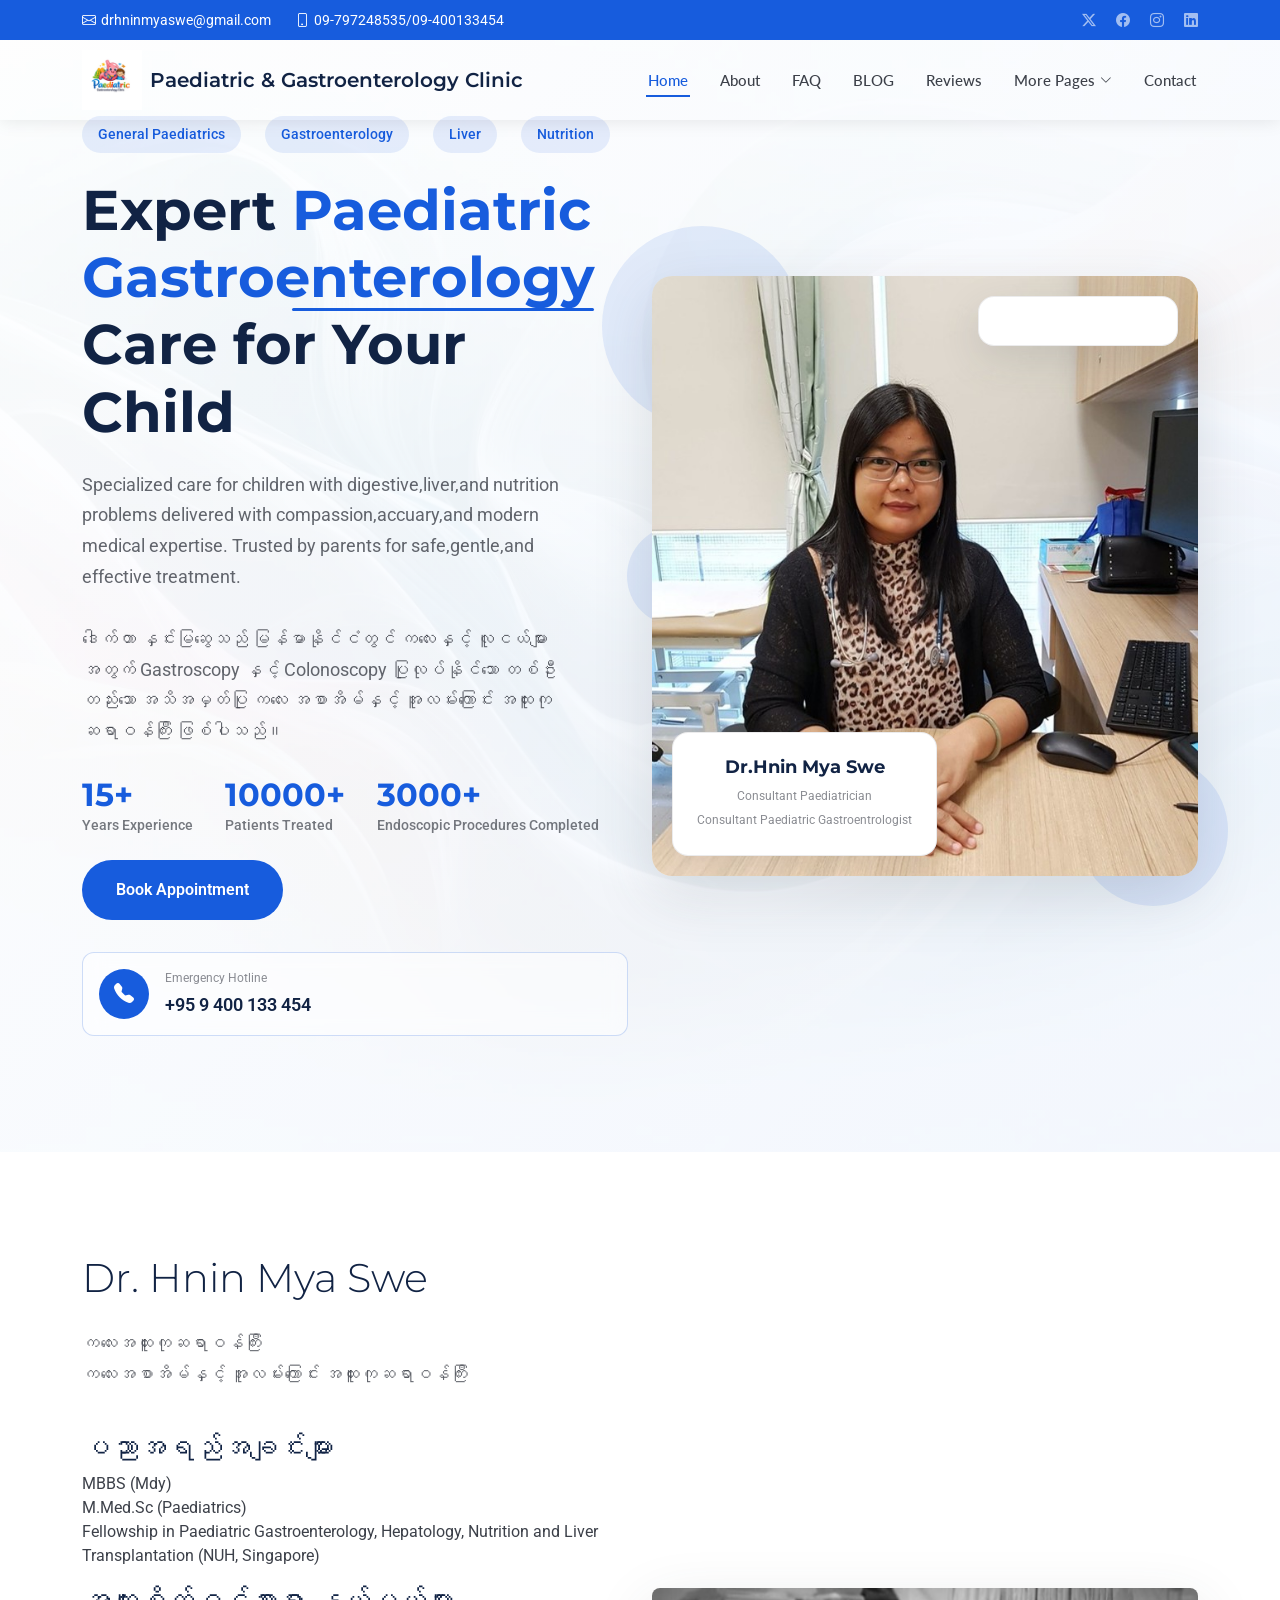
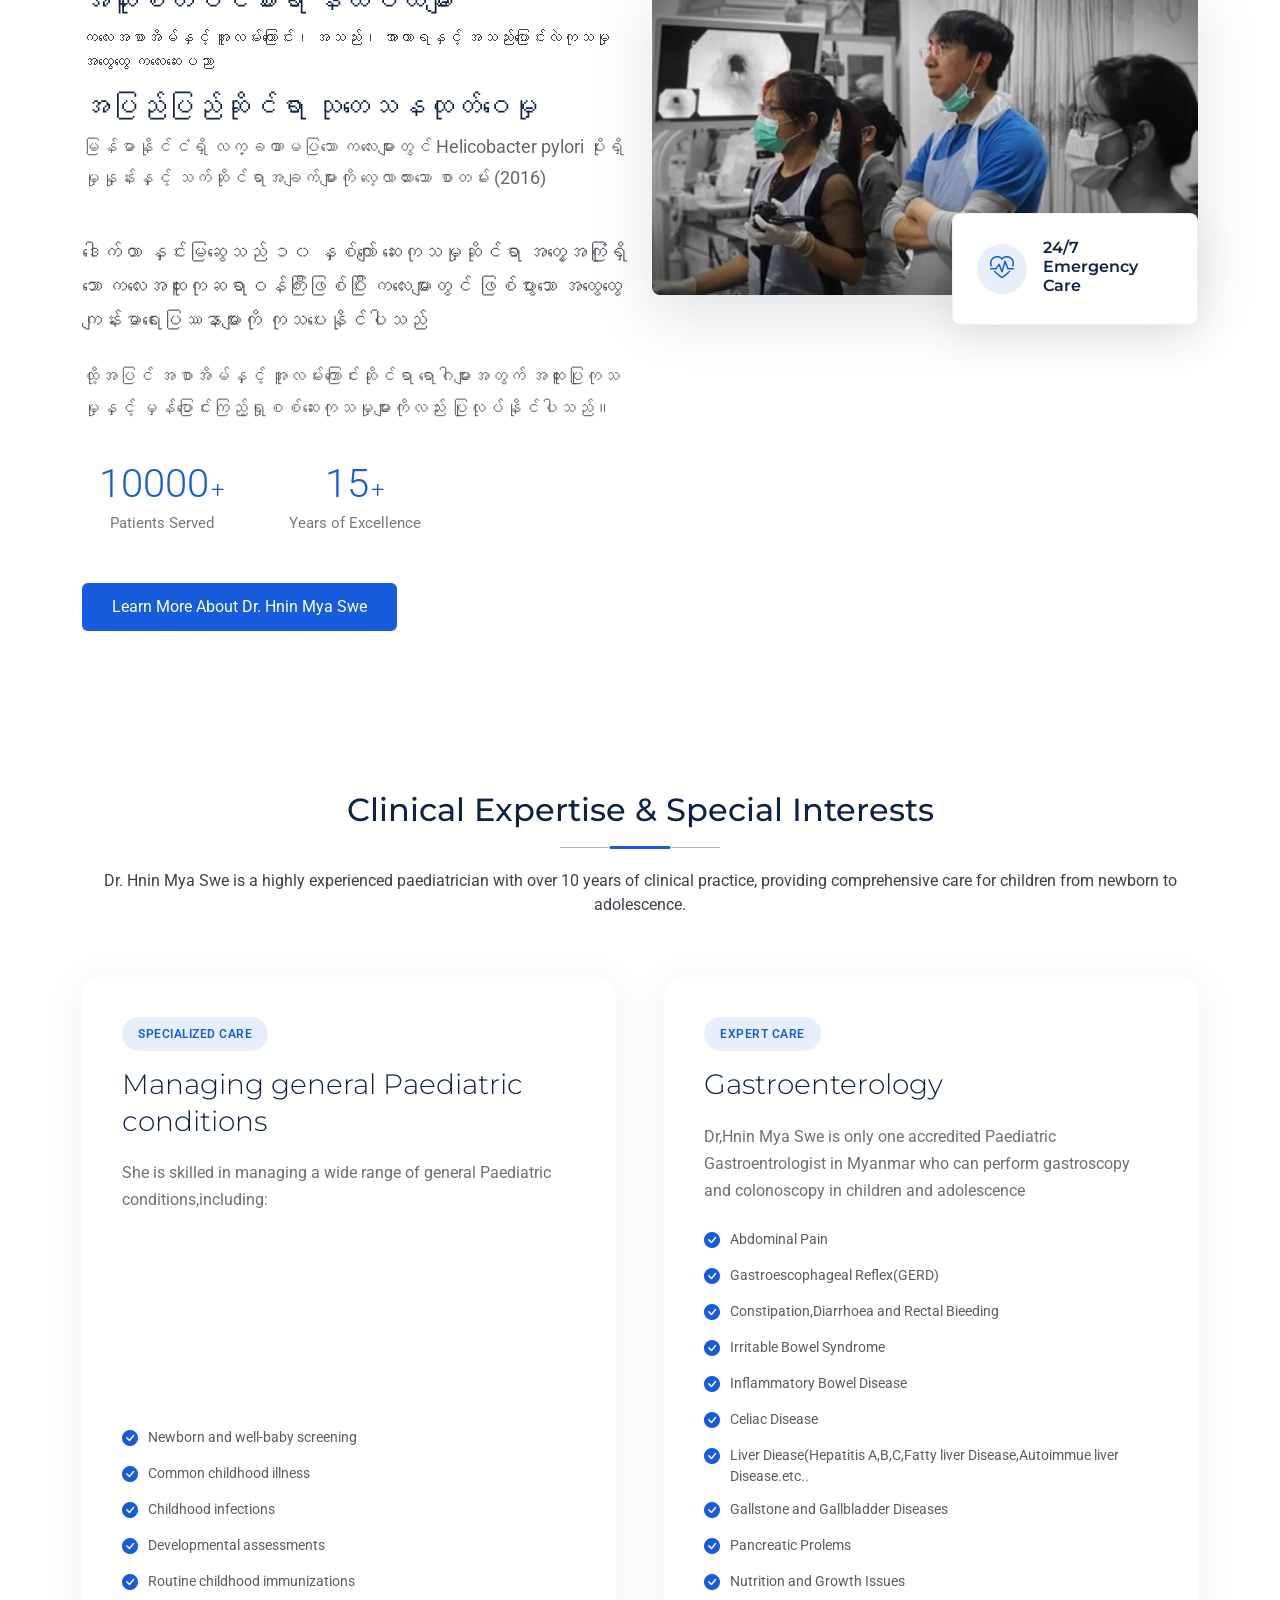
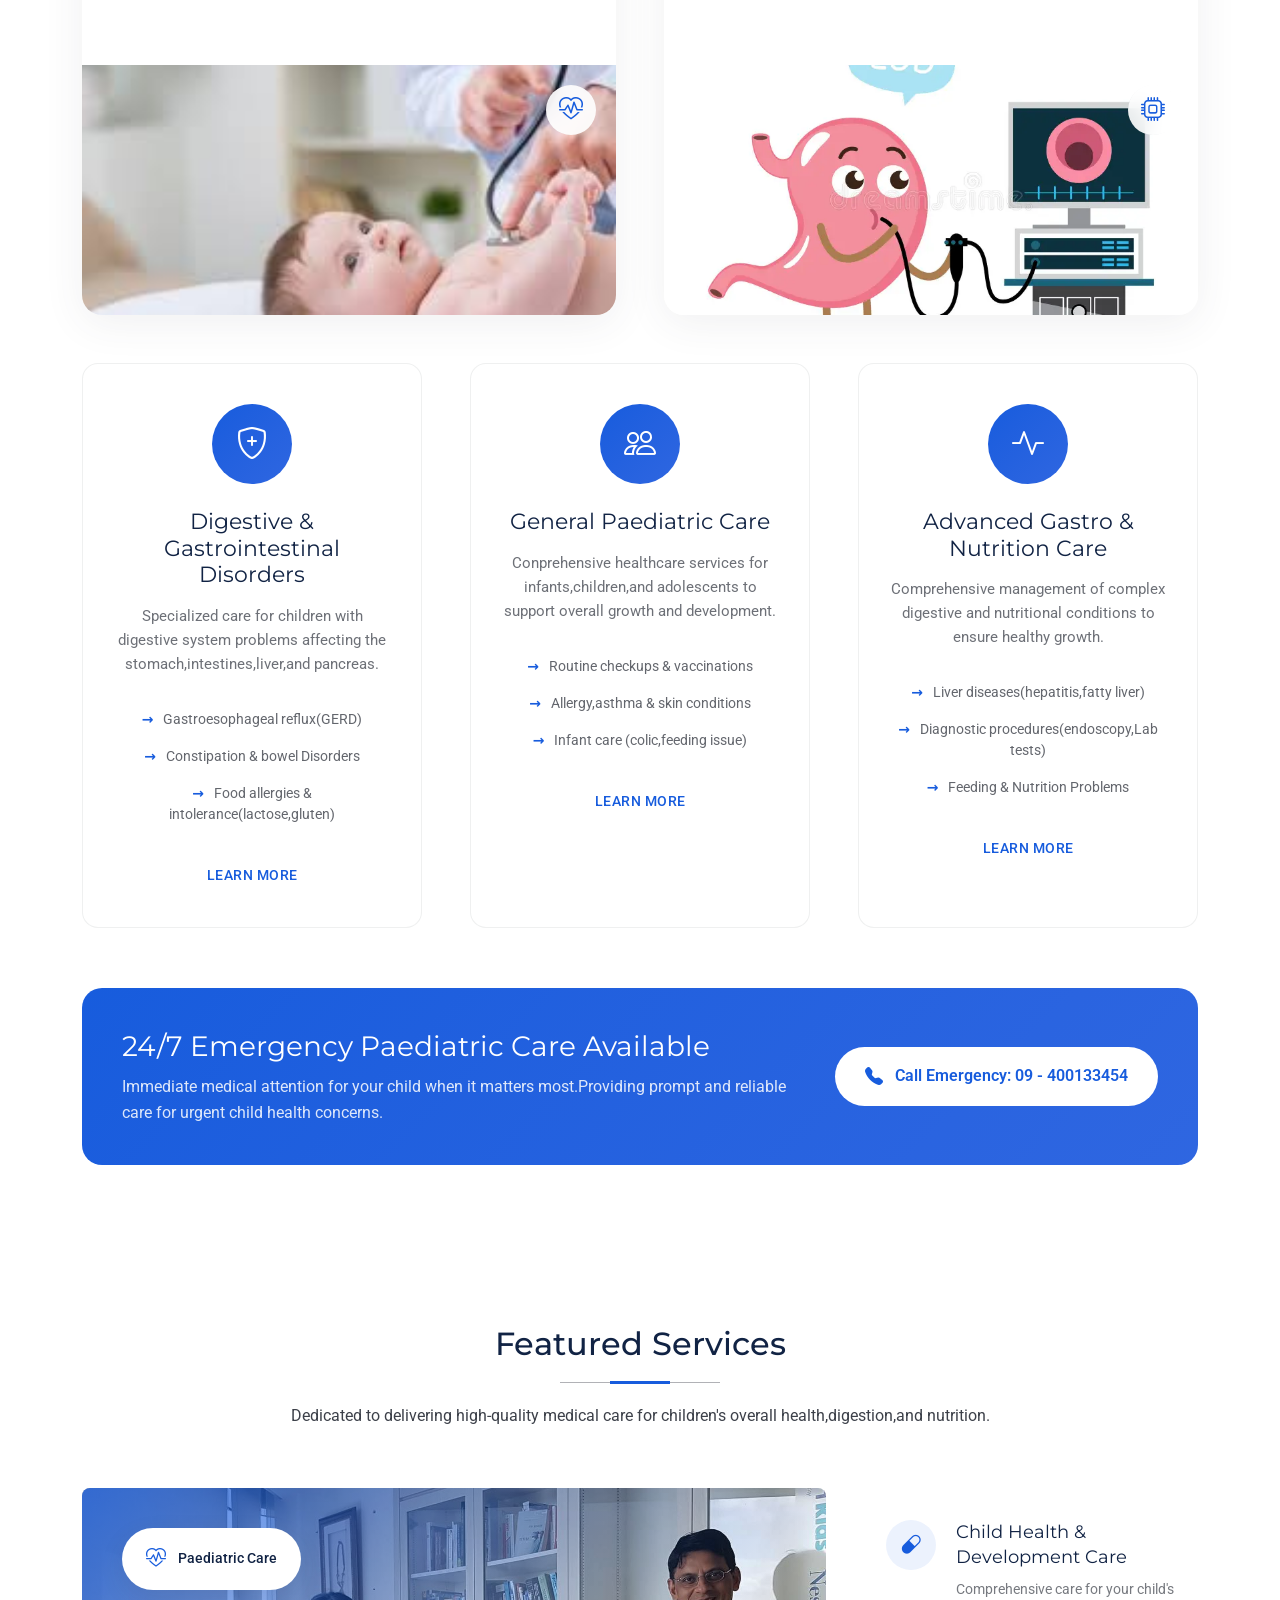
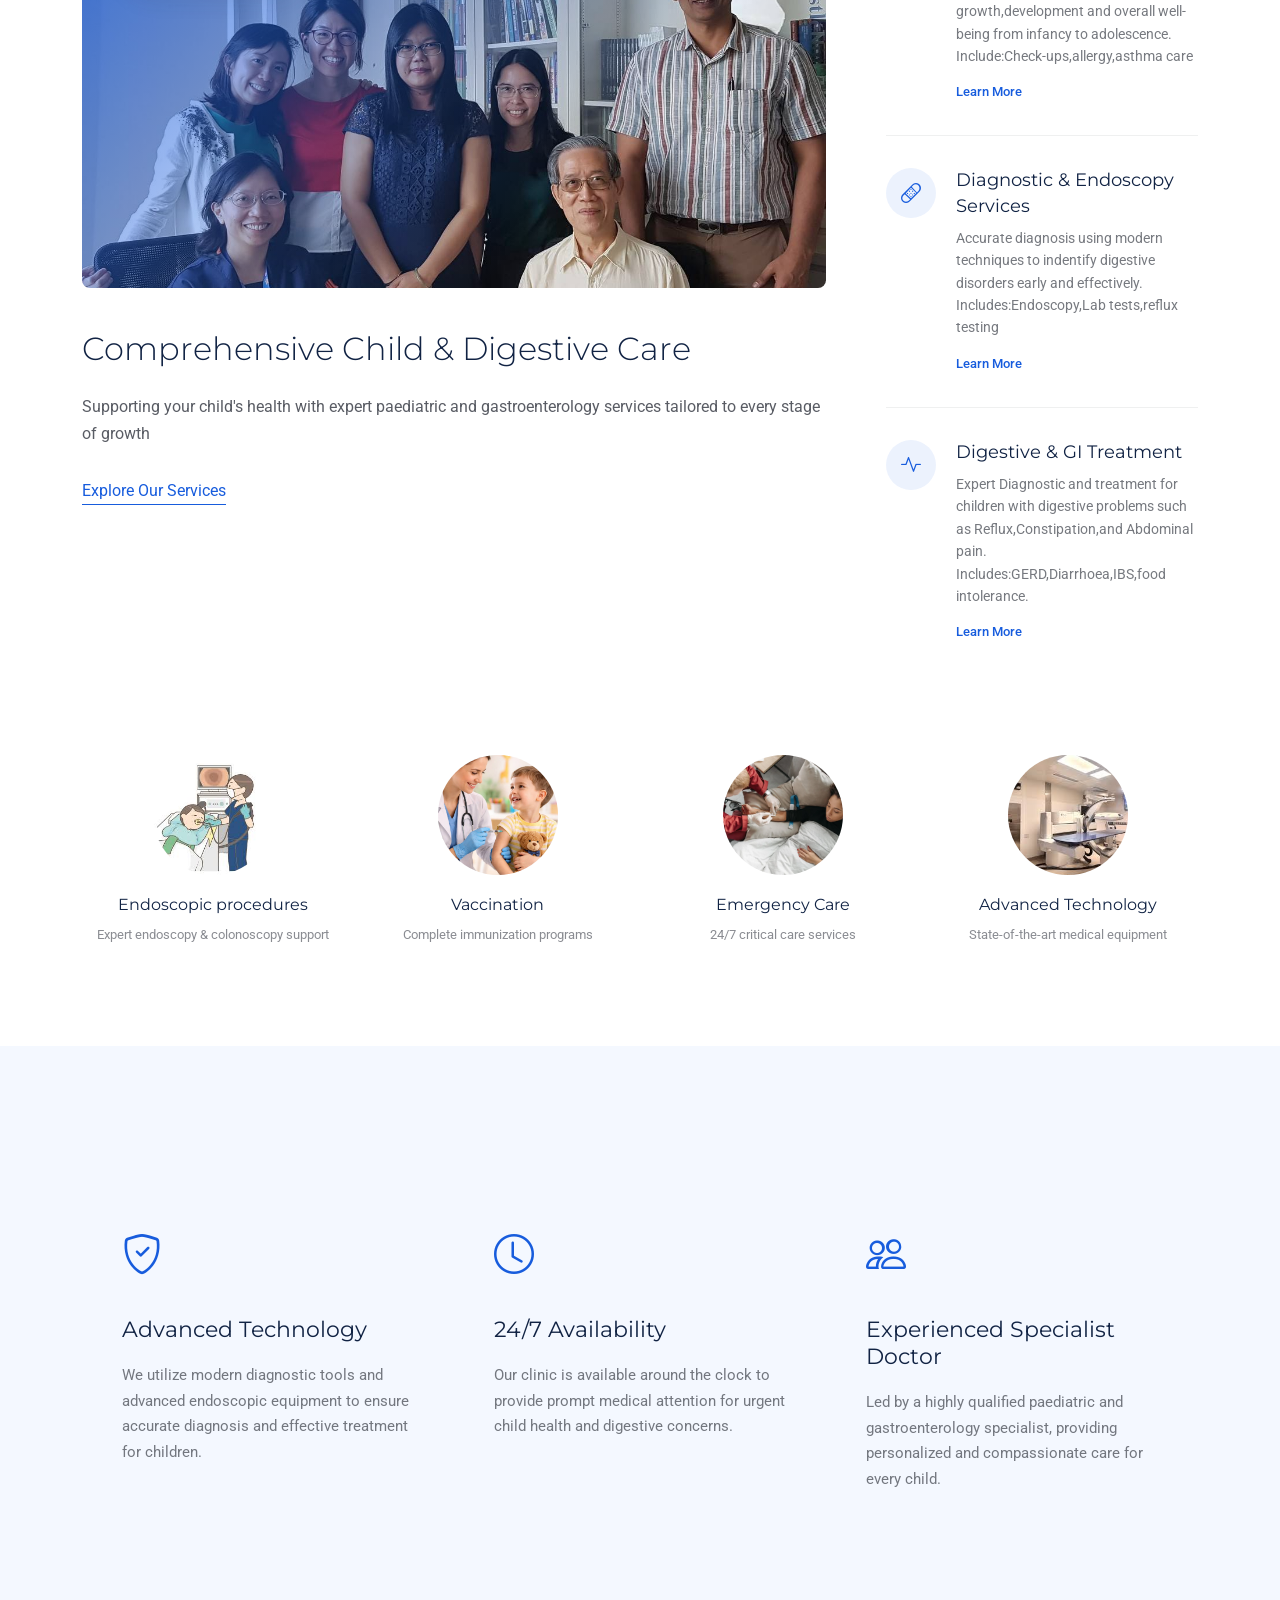
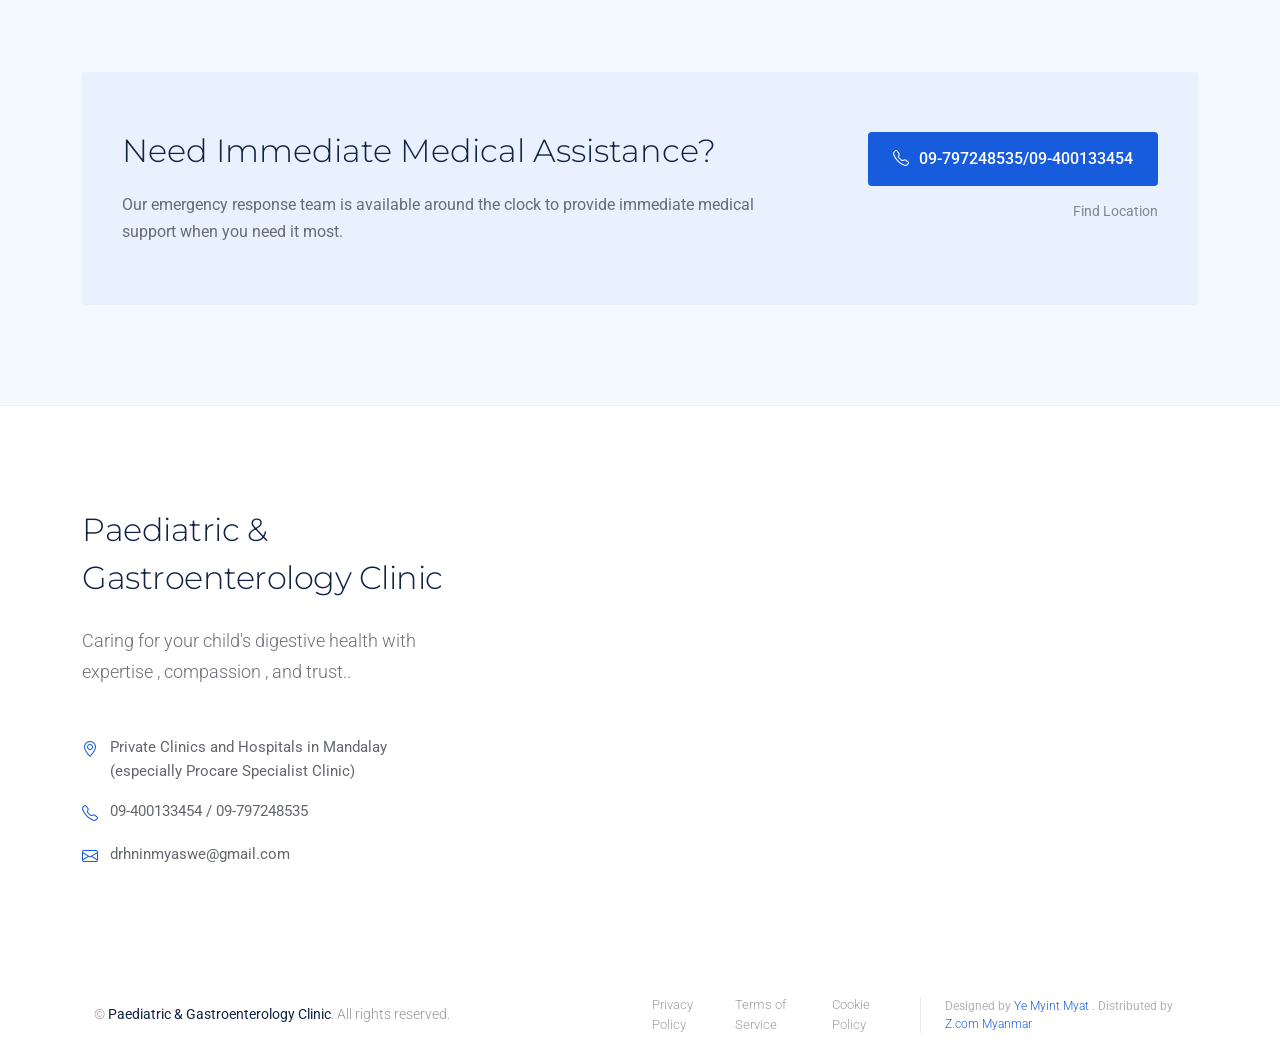
<file: index.html>
<!DOCTYPE html>
<html lang="en">

<head>
  <meta name="google-site-verification" content="vfI57UKq_rSUPXd8X85GBA4cfIXJlsykII8XYj6kjNA" />
  <meta charset="utf-8">
  <meta content="width=device-width, initial-scale=1.0" name="viewport">
  <link href="assets/img/apple-touch-icon.png" rel="apple-touch-icon">

  <!-- Fonts -->
  <link href="https://fonts.googleapis.com" rel="preconnect">
  <link href="https://fonts.gstatic.com" rel="preconnect" crossorigin>
  <link
    href="https://fonts.googleapis.com/css2?family=Roboto:ital,wght@0,100;0,300;0,400;0,500;0,700;0,900;1,100;1,300;1,400;1,500;1,700;1,900&family=Montserrat:ital,wght@0,100;0,200;0,300;0,400;0,500;0,600;0,700;0,800;0,900;1,100;1,200;1,300;1,400;1,500;1,600;1,700;1,800;1,900&family=Lato:ital,wght@0,100;0,300;0,400;0,700;0,900;1,100;1,300;1,400;1,700;1,900&display=swap"
    rel="stylesheet">

  <!-- Vendor CSS Files -->
  <link href="assets/vendor/bootstrap/css/bootstrap.min.css" rel="stylesheet">
  <link href="assets/vendor/bootstrap-icons/bootstrap-icons.css" rel="stylesheet">
  <link href="assets/vendor/aos/aos.css" rel="stylesheet">
  <link href="assets/vendor/glightbox/css/glightbox.min.css" rel="stylesheet">
  <link href="assets/vendor/fontawesome-free/css/all.min.css" rel="stylesheet">
  <link href="assets/vendor/swiper/swiper-bundle.min.css" rel="stylesheet">

  <!-- Main CSS File -->
  <link href="assets/css/main.css" rel="stylesheet">

  <!-- =======================================================
  * Template Name: Clinic
  * Template URL: https://bootstrapmade.com/clinic-bootstrap-template/
  * Updated: Jul 23 2025 with Bootstrap v5.3.7
  * Author: BootstrapMade.com
  * License: https://bootstrapmade.com/license/
  ======================================================== -->
</head>

<body class="index-page">

  <header id="header" class="header fixed-top">

    <div class="topbar d-flex align-items-center dark-background">
      <div class="container d-flex justify-content-center justify-content-md-between">
        <div class="contact-info d-flex align-items-center">
          <i class="bi bi-envelope d-flex align-items-center"><a
              href="mailto:drhninmyaswe@gmail.com.com">drhninmyaswe@gmail.com</a></i>
          <i class="bi bi-phone d-flex align-items-center ms-4"><span>09-797248535/09-400133454</span></i>
        </div>
        <div class="social-links d-none d-md-flex align-items-center">
          <a href="#!" class="twitter"><i class="bi bi-twitter-x"></i></a>
          <a href="#!" class="facebook"><i class="bi bi-facebook"></i></a>
          <a href="#!" class="instagram"><i class="bi bi-instagram"></i></a>
          <a href="#!" class="linkedin"><i class="bi bi-linkedin"></i></a>
        </div>
      </div>
    </div><!-- End Top Bar -->

    <div class="branding d-flex align-items-cente">

      <div class="container position-relative d-flex align-items-center justify-content-between">
        <a href="index.html" class="logo d-flex align-items-center">
          <!-- Uncomment the line below if you also wish to use an image logo -->
          <img src="assets/img/logo1.jpg" alt="">
          <h1 class="sitename">Paediatric & Gastroenterology  Clinic</h1>
        </a>

        <nav id="navmenu" class="navmenu">
          <ul>
            <li><a href="index.html" class="active">Home</a></li>
            <li><a href="about.html">About</a></li>
            <li><a href="faq.html">FAQ</a></li>
            <li><a href="services.html">BLOG</a></li>
           <li><a href="testimonials.html">Reviews</a></li>
            <li class="dropdown"><a href="#"><span>More Pages</span> <i class="bi bi-chevron-down toggle-dropdown"></i></a>
            <ul>
              
              <li><a href="#!">Service Details</a></li>
              <li><a href="appointment.html">Appointment</a></li>
              <li><a href="testimonials.html">Reviews</a></li>
              <li><a href="faq.html">Frequently Asked Questions</a></li>
              <li><a href="gallery.html">Gallery</a></li>
              <li><a href="#!">Terms</a></li>
              <li><a href="#!">Privacy</a></li>
              <li><a href="#!">404</a></li>
            </ul>
            </li>
           <!-- <li class="dropdown"><a href="#"><span>Dropdown</span> <i class="bi bi-chevron-down toggle-dropdown"></i></a>
              <ul>
                <li><a href="#">Dropdown 1</a></li>
                <li class="dropdown"><a href="#"><span>Deep Dropdown</span> <i class="bi bi-chevron-down toggle-dropdown"></i></a>
                  <ul>
                    <li><a href="#">Deep Dropdown 1</a></li>
                    <li><a href="#">Deep Dropdown 2</a></li>
                    <li><a href="#">Deep Dropdown 3</a></li>
                    <li><a href="#">Deep Dropdown 4</a></li>
                    <li><a href="#">Deep Dropdown 5</a></li>
                  </ul>
                </li>
                <li><a href="#">Dropdown 2</a></li>
                <li><a href="#">Dropdown 3</a></li>
                <li><a href="#">Dropdown 4</a></li>
              </ul>
            </li>-->
            <li><a href="contact.html">Contact</a></li>
          </ul>
          <i class="mobile-nav-toggle d-xl-none bi bi-list"></i>
        </nav>

      </div>

    </div>

  </header>

  <main class="main">

    <!-- Hero Section -->
    <section id="hero" class="hero section"> 

      <div class="container" data-aos="fade-up" data-aos-delay="100">

        <div class="row align-items-center">
          <div class="col-lg-6">
            <div class="hero-content">
              <div class="trust-badges mb-4" data-aos="fade-right" data-aos-delay="200">
                <div class="badge-item">
                  <!--<i class="bi bi-shield-check"></i>-->
                  <span>General Paediatrics</span>
                </div>
                <div class="badge-item">
                 <!-- <i class="bi bi-clock"></i>-->
                  <span>Gastroenterology</span>
                </div>
                <div class="badge-item">
                  <!-- <i class="bi bi-star-fill"></i> -->
                  <span>Liver</span>
                </div>
                <div class="badge-item">
                  <!-- <i class="bi bi-star-fill"></i> -->
                  <span>Nutrition</span>
                </div>
              </div> 

              <h1 data-aos="fade-right" data-aos-delay="300">
                Expert <span class="highlight">Paediatric Gastroenterology</span> Care for Your Child
                </h1>

              <p class="hero-description" data-aos="fade-right" data-aos-delay="400">
                Specialized care for children with digestive,liver,and nutrition problems delivered with compassion,accuary,and modern medical expertise.
                Trusted by parents for safe,gentle,and effective treatment.
              </p>
              <p class="hero-description" data-aos="fade-right" data-aos-delay="400">
                ဒေါက်တာ နှင်းမြဆွေသည်
မြန်မာနိုင်ငံတွင် ကလေးနှင့် လူငယ်များအတွက် Gastroscopy နှင့် Colonoscopy ပြုလုပ်နိုင်သော တစ်ဦးတည်းသော အသိအမှတ်ပြု ကလေး အစာအိမ်နှင့် အူလမ်းကြောင်း အထူးကုဆရာဝန်ကြီး ဖြစ်ပါသည်။
              </p>

              <div class="hero-stats mb-4" data-aos="fade-right" data-aos-delay="500">
                <div class="stat-item">
                  <h3><span data-purecounter-start="0" data-purecounter-end="15" data-purecounter-duration="2"
                      class="purecounter"></span>+</h3>
                  <p>Years Experience</p>
                </div>
                <div class="stat-item">
                  <h3><span data-purecounter-start="0" data-purecounter-end="10000" data-purecounter-duration="2"
                      class="purecounter"></span>+</h3>
                  <p>Patients Treated</p>
                </div>
                <div class="stat-item">
                  <h3><span data-purecounter-start="0" data-purecounter-end="3000" data-purecounter-duration="2"
                      class="purecounter"></span>+</h3>
                  <p>Endoscopic Procedures Completed</p>
                </div> 
              </div>

              <div class="hero-actions" data-aos="fade-right" data-aos-delay="600">
                <a href="appointment.html" class="btn btn-primary">Book Appointment</a>
               <!-- <a href="https://www.youtube.com/watch?v=Y7f98aduVJ8" class="btn btn-outline glightbox">
                  <i class="bi bi-play-circle me-2"></i>
                  Watch Our Story
                </a>-->
              </div>

              <div class="emergency-contact" data-aos="fade-right" data-aos-delay="700">
                <div class="emergency-icon">
                  <i class="bi bi-telephone-fill"></i>
                </div>
                <div class="emergency-info">
                  <small>Emergency Hotline</small>
                  <strong>+95 9 400 133 454</strong>
                </div>
              </div>
            </div>
          </div>

          <div class="col-lg-6">
            <div class="hero-visual" data-aos="fade-left" data-aos-delay="400">
              <div class="main-image">
                <img src="assets/img/NMS1.jpg" alt="Modern Healthcare Facility" class="img-fluid">
                <div class="floating-card appointment-card">
                  <!--<div class="card-icon">
                <i class="bi bi-calendar-check"></i>
                     </div>
                       <div class="card-content">
                    <h6>Next Available</h6>
                    <p>Today 2:30 PM</p>
                    <small>Dr. Sarah Johnson</small>
                  </div>-->
                </div>
                <div class="floating-card rating-card">
                  <div class="card-content">
                    <!--<div class="rating-stars">
                      <i class="bi bi-star-fill"></i>
                      <i class="bi bi-star-fill"></i>
                      <i class="bi bi-star-fill"></i>
                      <i class="bi bi-star-fill"></i>
                      <i class="bi bi-star-fill"></i>
                    </div>-->
                    <h6>Dr.Hnin Mya Swe</h6>
                    <small>Consultant Paediatrician <br></small>
                    <small>Consultant Paediatric Gastroentrologist</small>
                  </div>
                </div>
              </div>
              <div class="background-elements">
                <div class="element element-1"></div>
                <div class="element element-2"></div>
                <div class="element element-3"></div>
              </div>
            </div>
          </div>
        </div>

      </div>

    </section><!-- /Hero Section -->




    <!-- Home About Section -->
    <section id="home-about" class="home-about section">

      <div class="container" data-aos="fade-up" data-aos-delay="100">

        <div class="row align-items-center">
          <div class="col-lg-6 mb-5 mb-lg-0" data-aos="fade-right" data-aos-delay="200">
            <div class="about-content">
              <h2 class="section-heading">Dr. Hnin Mya Swe </h2>
              
               <p class="doctor-title">
      ကလေးအထူးကုဆရာဝန်ကြီး <br>
      ကလေးအစာအိမ်နှင့် အူလမ်းကြောင်း အထူးကုဆရာဝန်ကြီး
    </p>

    <div class="doctor-block">
      <h3>ပညာအရည်အချင်းများ</h3>
      <ul style="list-style: none;padding-left: 0;">
        <li>MBBS (Mdy)</li>
        <li>M.Med.Sc (Paediatrics)</li>
        <li>Fellowship in Paediatric Gastroenterology, Hepatology, Nutrition and Liver Transplantation (NUH, Singapore)</li>
      </ul>
    </div>

    <div class="doctor-block">
      <h3>အထူးစိတ်ဝင်စားရာ နယ်ပယ်များ</h3>
      <ul style="list-style: none;padding-left: 0;">
        <li>ကလေးအစာအိမ်နှင့် အူလမ်းကြောင်း၊ အသည်း၊ အာဟာရနှင့် အသည်းပြောင်းလဲကုသမှု</li>
        <li>အထွေထွေ ကလေးဆေးပညာ</li>
      </ul>
    </div>

    <div class="doctor-block">
      <h3>အပြည်ပြည်ဆိုင်ရာ သုတေသနထုတ်ဝေမှု</h3>
      <p>
        မြန်မာနိုင်ငံရှိ လက္ခဏာမပြသော ကလေးများတွင် Helicobacter pylori ပိုးရှိမှုနှုန်းနှင့်
        သက်ဆိုင်ရာအချက်များကို လေ့လာထားသော စာတမ်း (2016)
      </p>
    </div>

              <p class="lead-text">ဒေါက်တာ နှင်းမြဆွေသည်  ၁၀ နှစ်ကျော် ဆေးကုသမှုဆိုင်ရာ အတွေ့အကြုံရှိသော ကလေးအထူးကုဆရာဝန်ကြီးဖြစ်ပြီး ကလေးများတွင် ဖြစ်ပွားသော အထွေထွေကျန်းမာရေးပြဿနာများကို ကုသပေးနိုင်ပါသည်</p>
              

              <p>ထို့အပြင် အစာအိမ်နှင့် အူလမ်းကြောင်းဆိုင်ရာ ရောဂါများအတွက်
အထူးပြုကုသမှုနှင့် မှန်ပြောင်းကြည့်ရှုစစ်ဆေးကုသမှုများကိုလည်း ပြုလုပ်နိုင်ပါသည်။</p>

              <div class="stats-grid">
                <div class="stat-item">
                  <div class="stat-number purecounter" data-purecounter-start="0" data-purecounter-end="10000"
                    data-purecounter-duration="1"></div>
                  <div class="stat-label">Patients Served</div>
                </div>
                <div class="stat-item">
                  <div class="stat-number purecounter" data-purecounter-start="0" data-purecounter-end="15" 
                    data-purecounter-duration="1"></div>
                  <div class="stat-label">Years of Excellence</div>
                </div>
               <!--v class="stat-item">
                  <div class="stat-number purecounter" data-purecounter-start="0" data-purecounter-end="50"
                    data-purecounter-duration="1"></div>
                  <div class="stat-label">Medical Specialists</div>
                </div>-->
              </div>

              <div class="cta-section">
                <a href="about.html" class="btn-primary">Learn More About Dr. Hnin Mya Swe</a>
              </div>
            </div>
          </div>

          <div class="col-lg-6" data-aos="fade-left" data-aos-delay="300">
            <div class="about-visual">
              <div class="main-image">
                <img src="assets/img/health/NMS2.jpg" alt="Modern medical facility" class="img-fluid">
              </div>
              <div class="floating-card">
                <div class="card-content">
                  <div class="icon">
                    <i class="bi bi-heart-pulse"></i>
                  </div>
                  <div class="card-text">
                    <h4>24/7 Emergency Care</h4>
                  </div>
                </div>
              </div>
             <!-- <div class="experience-badge">
                <div class="badge-content">
                  <span class="years">15+</span>
                  <span class="text">Years of Trusted Care</span>
                </div>
              </div> -->
            </div>
          </div>
        </div>

      </div>

    </section><!-- /Home About Section -->

    <!-- Featured Departments Section -->
    <section id="featured-departments" class="featured-departments section">

      <!-- Section Title -->
      <div class="container section-title" data-aos="fade-up">
        <h2>Clinical Expertise & Special Interests</h2>
        <p> Dr. Hnin Mya Swe is a highly experienced paediatrician with over 10 years of clinical practice, providing comprehensive care for children from newborn to adolescence.</p>
      </div><!-- End Section Title -->

      <div class="container" data-aos="fade-up" data-aos-delay="100">

        <div class="row g-5">

          <div class="col-lg-6" data-aos="zoom-in" data-aos-delay="100">
            <div class="specialty-card">
              <div class="specialty-content">
                <div class="specialty-meta">
                  <span class="specialty-label">Specialized Care</span>
                </div>
                <h3>Managing general Paediatric conditions</h3>
                <p>She is skilled in managing a wide range of general Paediatric conditions,including:</p>
                <div class="specialty-features">
                  <span><i class="bi bi-check-circle-fill"></i>Newborn and well-baby screening</span>
                  <span><i class="bi bi-check-circle-fill"></i>Common childhood illness</span>
                  <span><i class="bi bi-check-circle-fill"></i>Childhood infections</span>
                  <span> <i class="bi bi-check-circle-fill"></i>Developmental assessments</span>
                  <span><i class="bi bi-check-circle-fill"></i>Routine childhood immunizations</span>
                </div>
               <!-- <a href="department-details.html" class="specialty-link">
                  Explore Cardiology <i class="bi bi-arrow-right"></i>
                </a>-->
              </div>
              <div class="specialty-visual">
                <img src="assets/img/health/baby_specialcard.jpg" alt="Cardiovascular Medicine" class="img-fluid">
                <div class="visual-overlay">
                  <i class="bi bi-heart-pulse"></i>
                </div>
              </div>
            </div>
          </div><!-- End Specialty Card -->

          <div class="col-lg-6" data-aos="zoom-in" data-aos-delay="200">
            <div class="specialty-card">
              <div class="specialty-content">
                <div class="specialty-meta">
                  <span class="specialty-label">Expert Care</span>
                </div>
                <h3>Gastroenterology</h3>
                <p>Dr,Hnin Mya Swe is only one accredited Paediatric Gastroentrologist in Myanmar who can perform gastroscopy and colonoscopy in children and adolescence</p>
                <div class="specialty-features">
                  <span><i class="bi bi-check-circle-fill"></i>Abdominal Pain</span>
                  <span><i class="bi bi-check-circle-fill"></i>Gastroescophageal Reflex(GERD)</span>
                   <span><i class="bi bi-check-circle-fill"></i>Constipation,Diarrhoea and Rectal Bieeding</span>
                    <span><i class="bi bi-check-circle-fill"></i>Irritable Bowel Syndrome</span>
                     <span><i class="bi bi-check-circle-fill"></i>Inflammatory Bowel Disease</span>
                      <span><i class="bi bi-check-circle-fill"></i>Celiac Disease</span>
                       <span><i class="bi bi-check-circle-fill"></i>Liver Diease(Hepatitis A,B,C,Fatty liver Disease,Autoimmue liver Disease.etc..</span>
                        <span><i class="bi bi-check-circle-fill"></i>Gallstone and Gallbladder Diseases</span>
                         <span><i class="bi bi-check-circle-fill"></i>Pancreatic Prolems</span>
                         <span><i class="bi bi-check-circle-fill"></i>Nutrition and Growth Issues</span>
                </div>
               <!-- <a href="department-details.html" class="specialty-link">
                  Explore Gastroenterology<i class="bi bi-arrow-right"></i>
                </a>-->
              </div>
              <div class="specialty-visual">
                <img src="assets/img/health/endo7.webp" alt="Neurological Sciences" class="img-fluid">
                <div class="visual-overlay">
                  <i class="bi bi-cpu"></i>
                </div>
              </div>
            </div>
          </div><!-- End Specialty Card -->

          <div class="col-lg-4" data-aos="fade-up" data-aos-delay="100">
            <div class="department-highlight">
              <div class="highlight-icon">
                <i class="bi bi-shield-plus"></i>
              </div>
              <h4>Digestive & Gastrointestinal Disorders</h4>
              <p>Specialized care for children with digestive system problems affecting the stomach,intestines,liver,and pancreas.</p>
              <ul class="highlight-list">
                <li>Gastroesophageal reflux(GERD)</li>
                <li>Constipation & bowel Disorders</li>
                <li>Food allergies & intolerance(lactose,gluten)</li>
              </ul>
              <a href="#!" class="highlight-cta">Learn More</a>
            </div>
          </div><!-- End Department Highlight -->

          <div class="col-lg-4" data-aos="fade-up" data-aos-delay="200">
            <div class="department-highlight">
              <div class="highlight-icon">
                <i class="bi bi-people"></i>
              </div>
              <h4>General Paediatric Care</h4>
              <p>Conprehensive healthcare services for infants,children,and adolescents to support overall growth and development.</p>
            
              <ul class="highlight-list">
                <li>Routine checkups & vaccinations</li>
                <li>Allergy,asthma & skin conditions</li>
                <li>Infant care (colic,feeding issue)</li>
              </ul>
              <a href="#!" class="highlight-cta">Learn More</a>
            </div>
          </div><!-- End Department Highlight -->

          <div class="col-lg-4" data-aos="fade-up" data-aos-delay="300">
            <div class="department-highlight">
              <div class="highlight-icon">
                <i class="bi bi-activity"></i>
              </div>
              <h4>Advanced Gastro & Nutrition Care</h4>
              <p>Comprehensive management of complex digestive and nutritional conditions to ensure healthy growth.</p>
              <ul class="highlight-list">
                <li>Liver diseases(hepatitis,fatty liver)</li>
                <li>Diagnostic procedures(endoscopy,Lab tests)</li>
                <li>Feeding & Nutrition Problems</li>
              </ul>
              <a href="#!" class="highlight-cta">Learn More</a>
            </div>
          </div><!-- End Department Highlight -->

        </div>

        <div class="emergency-banner" data-aos="fade-up" data-aos-delay="400">
          <div class="row align-items-center">
            <div class="col-lg-8">
              <div class="emergency-content">
                <h3> 24/7 Emergency Paediatric Care Available </h3>
                <p>Immediate medical attention for your child when it matters most.Providing prompt and reliable care for urgent child health concerns.</p>
              </div>
            </div>
            <div class="col-lg-4 text-lg-end">
              <a href="tel:+959400133454" class="emergency-btn">
                <i class="bi bi-telephone-fill"></i>
                Call Emergency: 09 - 400133454
              </a>
            </div>
          </div>
        </div>

      </div>

    </section><!-- /Featured Departments Section -->

    <!-- Featured Services Section -->
    <section id="featured-services" class="featured-services section">

      <!-- Section Title -->
      <div class="container section-title" data-aos="fade-up">
        <h2>Featured Services</h2>
        <p>Dedicated to delivering high-quality medical care for children's overall health,digestion,and nutrition.</p>
      </div><!-- End Section Title -->

      <div class="container" data-aos="fade-up" data-aos-delay="100">

        <div class="row g-0">

          <div class="col-lg-8" data-aos="fade-right" data-aos-delay="200">
            <div class="featured-service-main">
              <div class="service-image-wrapper">
                <img src="assets/img/health/NMSgp.jpg" alt="Premier Healthcare Services" class="img-fluid"
                  loading="lazy">
                <div class="service-overlay">
                  <div class="service-badge">
                    <i class="bi bi-heart-pulse"></i>
                    <span>Paediatric Care</span>
                  </div>
                </div>
              </div>
              <div class="service-details">
                <h2>Comprehensive Child & Digestive Care</h2>
                <p>Supporting your child's health with expert paediatric and gastroenterology services tailored to every stage of growth </p>
                <a href="#!" class="main-cta">Explore Our Services</a>
              </div>
            </div>
          </div>

          <div class="col-lg-4" data-aos="fade-left" data-aos-delay="300">
            <div class="services-sidebar">

              <div class="service-item" data-aos="fade-up" data-aos-delay="400">
                <div class="service-icon-wrapper">
                  <i class="bi bi-capsule"></i>
                </div>
                <div class="service-info">
                  <h4>Child Health & Development Care</h4>
                  <p>Comprehensive care for your child's growth,development and overall well-being from infancy to adolescence.<br>Include:Check-ups,allergy,asthma care</p>
                  <a href="#!" class="service-link">Learn More</a>
                </div>
              </div>

              <div class="service-item" data-aos="fade-up" data-aos-delay="500">
                <div class="service-icon-wrapper">
                  <i class="bi bi-bandaid"></i>
                </div>
                <div class="service-info">
                  <h4>Diagnostic & Endoscopy Services</h4>
                  <p>Accurate diagnosis using modern techniques to indentify digestive disorders early and effectively.<br>Includes:Endoscopy,Lab tests,reflux testing</p>
                  <a href="#!" class="service-link">Learn More</a>
                </div>
              </div>

              <div class="service-item" data-aos="fade-up" data-aos-delay="600">
                <div class="service-icon-wrapper">
                  <i class="bi bi-activity"></i>
                </div>
                <div class="service-info">
                  <h4>Digestive & GI Treatment</h4>
                  <p>Expert Diagnostic and treatment for children with digestive problems such as Reflux,Constipation,and Abdominal pain.<br>Includes:GERD,Diarrhoea,IBS,food intolerance.</p>
                  <a href="#!" class="service-link">Learn More</a>
                </div>
              </div>

            </div>
          </div>

        </div>

        <div class="specialties-grid" data-aos="fade-up" data-aos-delay="300">
          <div class="row align-items-center">

            <div class="col-lg-3 col-md-6">
              <div class="specialty-card">
                <div class="specialty-image">
                  <img src="assets/img/health/endo6.jpg" alt="Maternal Care" class="img-fluid" loading="lazy">
                </div>
                <div class="specialty-content">
                  <h5>Endoscopic procedures</h5>
                  <span>Expert endoscopy &amp; colonoscopy support</span>
                </div>
              </div>
            </div>

            <div class="col-lg-3 col-md-6">
              <div class="specialty-card">
                <div class="specialty-image">
                  <img src="assets/img/health/vaci1.jpg" alt="Vaccination" class="img-fluid" loading="lazy">
                </div>
                <div class="specialty-content">
                  <h5>Vaccination</h5>
                  <span>Complete immunization programs</span>
                </div>
              </div>
            </div>

            <div class="col-lg-3 col-md-6">
              <div class="specialty-card">
                <div class="specialty-image">
                  <img src="assets/img/health/emergency-1.webp" alt="Emergency Care" class="img-fluid" loading="lazy">
                </div>
                <div class="specialty-content">
                  <h5>Emergency Care</h5>
                  <span>24/7 critical care services</span>
                </div>
              </div>
            </div>

            <div class="col-lg-3 col-md-6">
              <div class="specialty-card">
                <div class="specialty-image">
                  <img src="assets/img/health/endo2.jpg" alt="Advanced Tech" class="img-fluid" loading="lazy">
                </div>
                <div class="specialty-content">
                  <h5>Advanced Technology</h5>
                  <span>State-of-the-art medical equipment</span>
                </div>
              </div>
            </div>

          </div>
        </div>

      </div>

    </section><!-- /Featured Services Section -->

    <!-- Find A Doctor Section -->
     <!-- <section id="find-a-doctor" class="find-a-doctor section">-->

      <!-- Section Title -->
     <!-- <div class="container section-title" data-aos="fade-up">
        <h2>Find A Doctor</h2>
        <p>Necessitatibus eius consequatur ex aliquid fuga eum quidem sint consectetur velit</p>
      </div> --> <!-- End Section Title -->

     <!-- <div class="container" data-aos="fade-up" data-aos-delay="100">

        <div class="row justify-content-center mb-5" data-aos="fade-up" data-aos-delay="200">
          <div class="col-lg-8 text-center">
            <div class="search-section">
              <h3 class="search-title">Find Your Perfect Healthcare Provider</h3>
              <p class="search-subtitle">Search through our comprehensive directory of experienced medical professionals
              </p>
              <form class="search-form" action="#!" method="#">
                <div class="search-input-group">
                  <div class="input-wrapper">
                    <i class="bi bi-person"></i>
                    <input type="text" class="form-control" name="doctor_name" placeholder="Enter doctor name">
                  </div>
                  <div class="select-wrapper">
                    <i class="bi bi-heart-pulse"></i>
                    <select class="form-select" name="specialty">
                      <option value="">All Specialties</option>
                      <option value="cardiology">Cardiology</option>
                      <option value="neurology">Neurology</option>
                      <option value="orthopedics">Orthopedics</option>
                      <option value="pediatrics">Pediatrics</option>
                      <option value="dermatology">Dermatology</option>
                      <option value="oncology">Oncology</option>
                    </select>
                  </div>
                  <button type="submit" class="search-btn">
                    <i class="bi bi-search"></i>
                    Find Doctors
                  </button>
                </div>
              </form>
            </div>
          </div>
        </div>

        <div class="doctors-grid" data-aos="fade-up" data-aos-delay="300">
          <div class="doctor-profile" data-aos="zoom-in" data-aos-delay="100">
            <div class="profile-header">
              <div class="doctor-avatar">
                <img src="assets/img/health/staff-2.webp" alt="Dr. Amanda Foster" class="img-fluid">
                <div class="status-indicator available"></div>
              </div>
              <div class="doctor-details">
                <h4>Dr. Amanda Foster</h4>
                <span class="specialty-tag">Cardiology Specialist</span>
                <div class="experience-info">
                  <i class="bi bi-award"></i>
                  <span>14 years experience</span>
                </div>
              </div>
            </div>
            <div class="rating-section">
              <div class="stars">
                <i class="bi bi-star-fill"></i>
                <i class="bi bi-star-fill"></i>
                <i class="bi bi-star-fill"></i>
                <i class="bi bi-star-fill"></i>
                <i class="bi bi-star-fill"></i>
              </div>
              <span class="rating-score">4.9</span>
              <span class="review-count">(127 reviews)</span>
            </div>
            <div class="action-buttons">
              <a href="#!" class="btn-secondary">View Details</a>
              <a href="#!" class="btn-primary">Book Now</a>
            </div>
          </div> -->  <!-- End Doctor Profile -->

        <!--   <div class="doctor-profile" data-aos="zoom-in" data-aos-delay="200">
            <div class="profile-header">
              <div class="doctor-avatar">
                <img src="assets/img/health/staff-6.webp" alt="Dr. Marcus Johnson" class="img-fluid">
                <div class="status-indicator busy"></div>
              </div>
              <div class="doctor-details">
                <h4>Dr. Marcus Johnson</h4>
                <span class="specialty-tag">Neurology Expert</span>
                <div class="experience-info">
                  <i class="bi bi-award"></i>
                  <span>16 years experience</span>
                </div>
              </div>
            </div>
            <div class="rating-section">
              <div class="stars">
                <i class="bi bi-star-fill"></i>
                <i class="bi bi-star-fill"></i>
                <i class="bi bi-star-fill"></i>
                <i class="bi bi-star-fill"></i>
                <i class="bi bi-star-half"></i>
              </div>
              <span class="rating-score">4.8</span>
              <span class="review-count">(89 reviews)</span>
            </div>
            <div class="action-buttons">
              <a href="#!" class="btn-secondary">View Details</a>
              <a href="#!" class="btn-primary">Schedule</a>
            </div>
          </div> -->  <!-- End Doctor Profile -->

         <!-- <div class="doctor-profile" data-aos="zoom-in" data-aos-delay="300">
            <div class="profile-header">
              <div class="doctor-avatar">
                <img src="assets/img/health/staff-4.webp" alt="Dr. Rachel Williams" class="img-fluid">
                <div class="status-indicator available"></div>
              </div>
              <div class="doctor-details">
                <h4>Dr. Rachel Williams</h4>
                <span class="specialty-tag">Pediatrics Care</span>
                <div class="experience-info">
                  <i class="bi bi-award"></i>
                  <span>11 years experience</span>
                </div>
              </div>
            </div>
            <div class="rating-section">
              <div class="stars">
                <i class="bi bi-star-fill"></i>
                <i class="bi bi-star-fill"></i>
                <i class="bi bi-star-fill"></i>
                <i class="bi bi-star-fill"></i>
                <i class="bi bi-star-fill"></i>
              </div>
              <span class="rating-score">5.0</span>
              <span class="review-count">(203 reviews)</span>
            </div>
            <div class="action-buttons">
              <a href="#!" class="btn-secondary">View Details</a>
              <a href="#!" class="btn-primary">Book Now</a>
            </div>
          </div>  -->  <!-- End Doctor Profile -->

        <!--  <div class="doctor-profile" data-aos="zoom-in" data-aos-delay="400">
            <div class="profile-header">
              <div class="doctor-avatar">
                <img src="assets/img/health/staff-8.webp" alt="Dr. David Chen" class="img-fluid">
                <div class="status-indicator offline"></div>
              </div>
              <div class="doctor-details">
                <h4>Dr. David Chen</h4>
                <span class="specialty-tag">Orthopedic Surgery</span>
                <div class="experience-info">
                  <i class="bi bi-award"></i>
                  <span>22 years experience</span>
                </div>
              </div>
            </div>
            <div class="rating-section">
              <div class="stars">
                <i class="bi bi-star-fill"></i>
                <i class="bi bi-star-fill"></i>
                <i class="bi bi-star-fill"></i>
                <i class="bi bi-star-fill"></i>
                <i class="bi bi-star-half"></i>
              </div>
              <span class="rating-score">4.7</span>
              <span class="review-count">(156 reviews)</span>
            </div>
            <div class="action-buttons">
              <a href="#!" class="btn-secondary">View Details</a>
              <a href="#!" class="btn-primary">Schedule</a>
            </div>
          </div> -->  <!-- End Doctor Profile -->

        <!--  <div class="doctor-profile" data-aos="zoom-in" data-aos-delay="500">
            <div class="profile-header">
              <div class="doctor-avatar">
                <img src="assets/img/health/staff-11.webp" alt="Dr. Victoria Torres" class="img-fluid">
                <div class="status-indicator available"></div>
              </div>
              <div class="doctor-details">
                <h4>Dr. Victoria Torres</h4>
                <span class="specialty-tag">Dermatology Care</span>
                <div class="experience-info">
                  <i class="bi bi-award"></i>
                  <span>9 years experience</span>
                </div>
              </div>
            </div>
            <div class="rating-section">
              <div class="stars">
                <i class="bi bi-star-fill"></i>
                <i class="bi bi-star-fill"></i>
                <i class="bi bi-star-fill"></i>
                <i class="bi bi-star-fill"></i>
                <i class="bi bi-star"></i>
              </div>
              <span class="rating-score">4.5</span>
              <span class="review-count">(74 reviews)</span>
            </div>
            <div class="action-buttons">
              <a href="#!" class="btn-secondary">View Details</a>
              <a href="#!" class="btn-primary">Book Now</a>
            </div>
          </div>  -->  <!-- End Doctor Profile -->

        <!--  <div class="doctor-profile" data-aos="zoom-in" data-aos-delay="600">
            <div class="profile-header">
              <div class="doctor-avatar">
                <img src="assets/img/health/staff-14.webp" alt="Dr. Benjamin Lee" class="img-fluid">
                <div class="status-indicator available"></div>
              </div>
              <div class="doctor-details">
                <h4>Dr. Benjamin Lee</h4>
                <span class="specialty-tag">Oncology Treatment</span>
                <div class="experience-info">
                  <i class="bi bi-award"></i>
                  <span>19 years experience</span>
                </div>
              </div>
            </div>
            <div class="rating-section">
              <div class="stars">
                <i class="bi bi-star-fill"></i>
                <i class="bi bi-star-fill"></i>
                <i class="bi bi-star-fill"></i>
                <i class="bi bi-star-fill"></i>
                <i class="bi bi-star-fill"></i>
              </div>
              <span class="rating-score">4.9</span>
              <span class="review-count">(194 reviews)</span>
            </div>
            <div class="action-buttons">
              <a href="#!" class="btn-secondary">View Details</a>
              <a href="#!" class="btn-primary">Schedule</a>
            </div>
          </div> --> <!-- End Doctor Profile -->

      <!--  </div>

        <div class="text-center mt-5" data-aos="fade-up" data-aos-delay="700">
          <a href="doctors.html" class="btn-view-all">
            View All Doctors
            <i class="bi bi-arrow-right"></i>
          </a>
        </div>

      </div>

    </section>  -->   <!-- /Find A Doctor Section --> 

    <!-- Call To Action Section -->
    <section id="call-to-action" class="call-to-action section light-background">

      <div class="container" data-aos="fade-up" data-aos-delay="100">

        <!--<div class="hero-content">
          <div class="row align-items-center">

            <div class="col-lg-6">
              <div class="content-wrapper" data-aos="fade-up" data-aos-delay="200">
                <h1>Excellence in Medical Care, Every Day</h1>
                <p>Lorem ipsum dolor sit amet, consectetur adipiscing elit. Sed do eiusmod tempor incididunt ut labore
                  et dolore magna aliqua. Ut enim ad minim veniam, quis nostrud exercitation.</p>

                <div class="cta-wrapper">
                  <a href="appointment.html" class="primary-cta">
                    <span>Schedule Consultation</span>
                    <i class="bi bi-arrow-right"></i>
                  </a>
                  <a href="services.html" class="secondary-cta">
                    <span>Explore Services</span>
                    <i class="bi bi-arrow-right"></i>
                  </a>
                </div>
              </div>
            </div>

            <div class="col-lg-6">
              <div class="image-container" data-aos="fade-left" data-aos-delay="300">
                <img src="assets/img/health/facilities-9.webp" alt="Medical Excellence" class="img-fluid">
              </div>
            </div>

          </div>
        </div>-->

        <div class="features-section">

          <div class="row g-0">

            <div class="col-lg-4">
              <div class="feature-block" data-aos="fade-up" data-aos-delay="200">
                <div class="feature-icon">
                  <i class="bi bi-shield-check"></i>
                </div>
                <h3>Advanced Technology</h3>
                <p>We utilize modern diagnostic tools and advanced endoscopic equipment to ensure accurate diagnosis and effective treatment for children.</p>
              </div>
            </div>

            <div class="col-lg-4">
              <div class="feature-block" data-aos="fade-up" data-aos-delay="300">
                <div class="feature-icon">
                  <i class="bi bi-clock"></i>
                </div>
                <h3>24/7 Availability</h3>
                <p>Our clinic is available around the clock to provide prompt medical attention for urgent child health and digestive concerns.</p>
              </div>
            </div>

            <div class="col-lg-4">
              <div class="feature-block" data-aos="fade-up" data-aos-delay="400">
                <div class="feature-icon">
                  <i class="bi bi-people"></i>
                </div>
                <h3>Experienced Specialist Doctor</h3>
                <p>Led by a highly qualified paediatric and gastroenterology specialist, providing personalized and compassionate care for every child.</p>
              </div>
            </div>

          </div>

        </div>

        <div class="contact-block">
          <div class="row">

            <div class="col-lg-8">
              <div class="contact-content" data-aos="fade-up" data-aos-delay="200">
                <h2>Need Immediate Medical Assistance?</h2>
                <p>Our emergency response team is available around the clock to provide immediate medical support when
                  you need it most.</p>
              </div>
            </div>

            <div class="col-lg-4">
              <div class="contact-actions" data-aos="fade-up" data-aos-delay="300">
                <a href="tel:+959400133454" class="emergency-call">
                  <i class="bi bi-telephone"></i>
                  <span>09-797248535/09-400133454</span>
                </a>
                <a href="contact.html" class="contact-link">Find Location</a>
              </div>
            </div>

          </div>
        </div>

      </div>

    </section><!-- /Call To Action Section -->

  </main>

  <footer id="footer" class="footer-16 footer position-relative">

    <div class="container">

      <div class="footer-main" data-aos="fade-up" data-aos-delay="100">
        <div class="row align-items-start">

          <div class="col-lg-5">
            <div class="brand-section">
              <a href="index.html" class="logo d-flex align-items-center mb-4">
                <span class="sitename">Paediatric & Gastroenterology Clinic</span>
              </a>
              <p class="brand-description">Caring for your child's digestive health with expertise , compassion , and trust..</p>

              <div class="contact-info mt-5">
                <div class="contact-item">
                  <i class="bi bi-geo-alt"></i>
                  <span>Private Clinics and Hospitals in Mandalay <br>
                    (especially Procare Specialist Clinic)</span>
                </div>
                <div class="contact-item">
                  <i class="bi bi-telephone"></i>
                  <span>09-400133454 / 09-797248535 </span>
                </div>
                <div class="contact-item">
                  <i class="bi bi-envelope"></i>
                  <span>drhninmyaswe@gmail.com</span>
                </div>
              </div>
            </div>
          </div>

          <div class="col-lg-7">
            <div class="footer-nav-wrapper">
             <!-- <div class="row">

                <div class="col-6 col-lg-3">
                  <div class="nav-column">
                    <h6>Studio</h6>
                    <nav class="footer-nav">
                      <a href="#!">Our Story</a>
                      <a href="#!">Design Process</a>
                      <a href="#!">Portfolio</a>
                      <a href="#!">Case Studies</a>
                      <a href="#!">Awards</a>
                    </nav>
                  </div>
                </div>

                <div class="col-6 col-lg-3">
                  <div class="nav-column">
                    <h6>Services</h6>
                    <nav class="footer-nav">
                      <a href="#!">Brand Identity</a>
                      <a href="#!">Web Design</a>
                      <a href="#!">Mobile Apps</a>
                      <a href="#!">Digital Strategy</a>
                      <a href="#!">Consultation</a>
                    </nav>
                  </div>
                </div>

                <div class="col-6 col-lg-3">
                  <div class="nav-column">
                    <h6>Resources</h6>
                    <nav class="footer-nav">
                      <a href="#!">Design Blog</a>
                      <a href="#!">Style Guide</a>
                      <a href="#!">Free Assets</a>
                      <a href="#!">Tutorials</a>
                      <a href="#!">Inspiration</a>
                    </nav>
                  </div>
                </div>

                <div class="col-6 col-lg-3">
                  <div class="nav-column">
                    <h6>Connect</h6>
                    <nav class="footer-nav">
                      <a href="#!">Start Project</a>
                      <a href="#!">Schedule Call</a>
                      <a href="#!">Join Newsletter</a>
                      <a href="#!">Follow Updates</a>
                      <a href="#!">Partnership</a>
                    </nav>
                  </div>
                </div>

              </div>
            </div> -->
          </div>

        </div>
      </div>

    </div>

    <div class="footer-bottom">
      <div class="container">
        <div class="bottom-content" data-aos="fade-up" data-aos-delay="300">
          <div class="row align-items-center">

            <div class="col-lg-6">
              <div class="copyright">
                <p>© <span class="sitename">Paediatric & Gastroenterology Clinic</span>. All rights reserved.</p>
              </div>
            </div>

            <div class="col-lg-6">
              <div class="legal-links">
                <a href="#!">Privacy Policy</a>
                <a href="#!">Terms of Service</a>
                <a href="#!">Cookie Policy</a>
                <div class="credits">
                  <!-- All the links in the footer should remain intact. -->
                  <!-- You can delete the links only if you've purchased the pro version. -->
                  <!-- Licensing information: https://bootstrapmade.com/license/ -->
                  <!-- Purchase the pro version with working PHP/AJAX contact form: [buy-url] -->
                  Designed by <a href="#!">Ye Myint Myat </a>. Distributed by <a href="#!" target="_blank">Z.com Myanmar</a>
                </div>
              </div>
            </div>

          </div>
        </div>
      </div>
    </div>

  </footer>

  <!-- Scroll Top -->
  <a href="#!" id="scroll-top" class="scroll-top d-flex align-items-center justify-content-center"><i
      class="bi bi-arrow-up-short"></i></a>

  <!-- Preloader -->
  <div id="preloader"></div>

  <!-- Vendor JS Files -->
  <script src="assets/vendor/bootstrap/js/bootstrap.bundle.min.js"></script>
  <script src="assets/vendor/php-email-form/validate.js"></script>
  <script src="assets/vendor/aos/aos.js"></script>
  <script src="assets/vendor/glightbox/js/glightbox.min.js"></script>
  <script src="assets/vendor/purecounter/purecounter_vanilla.js"></script>
  <script src="assets/vendor/swiper/swiper-bundle.min.js"></script>

  <!-- Main JS File -->
  <script src="assets/js/main.js"></script>

</body>

</html>
</file>
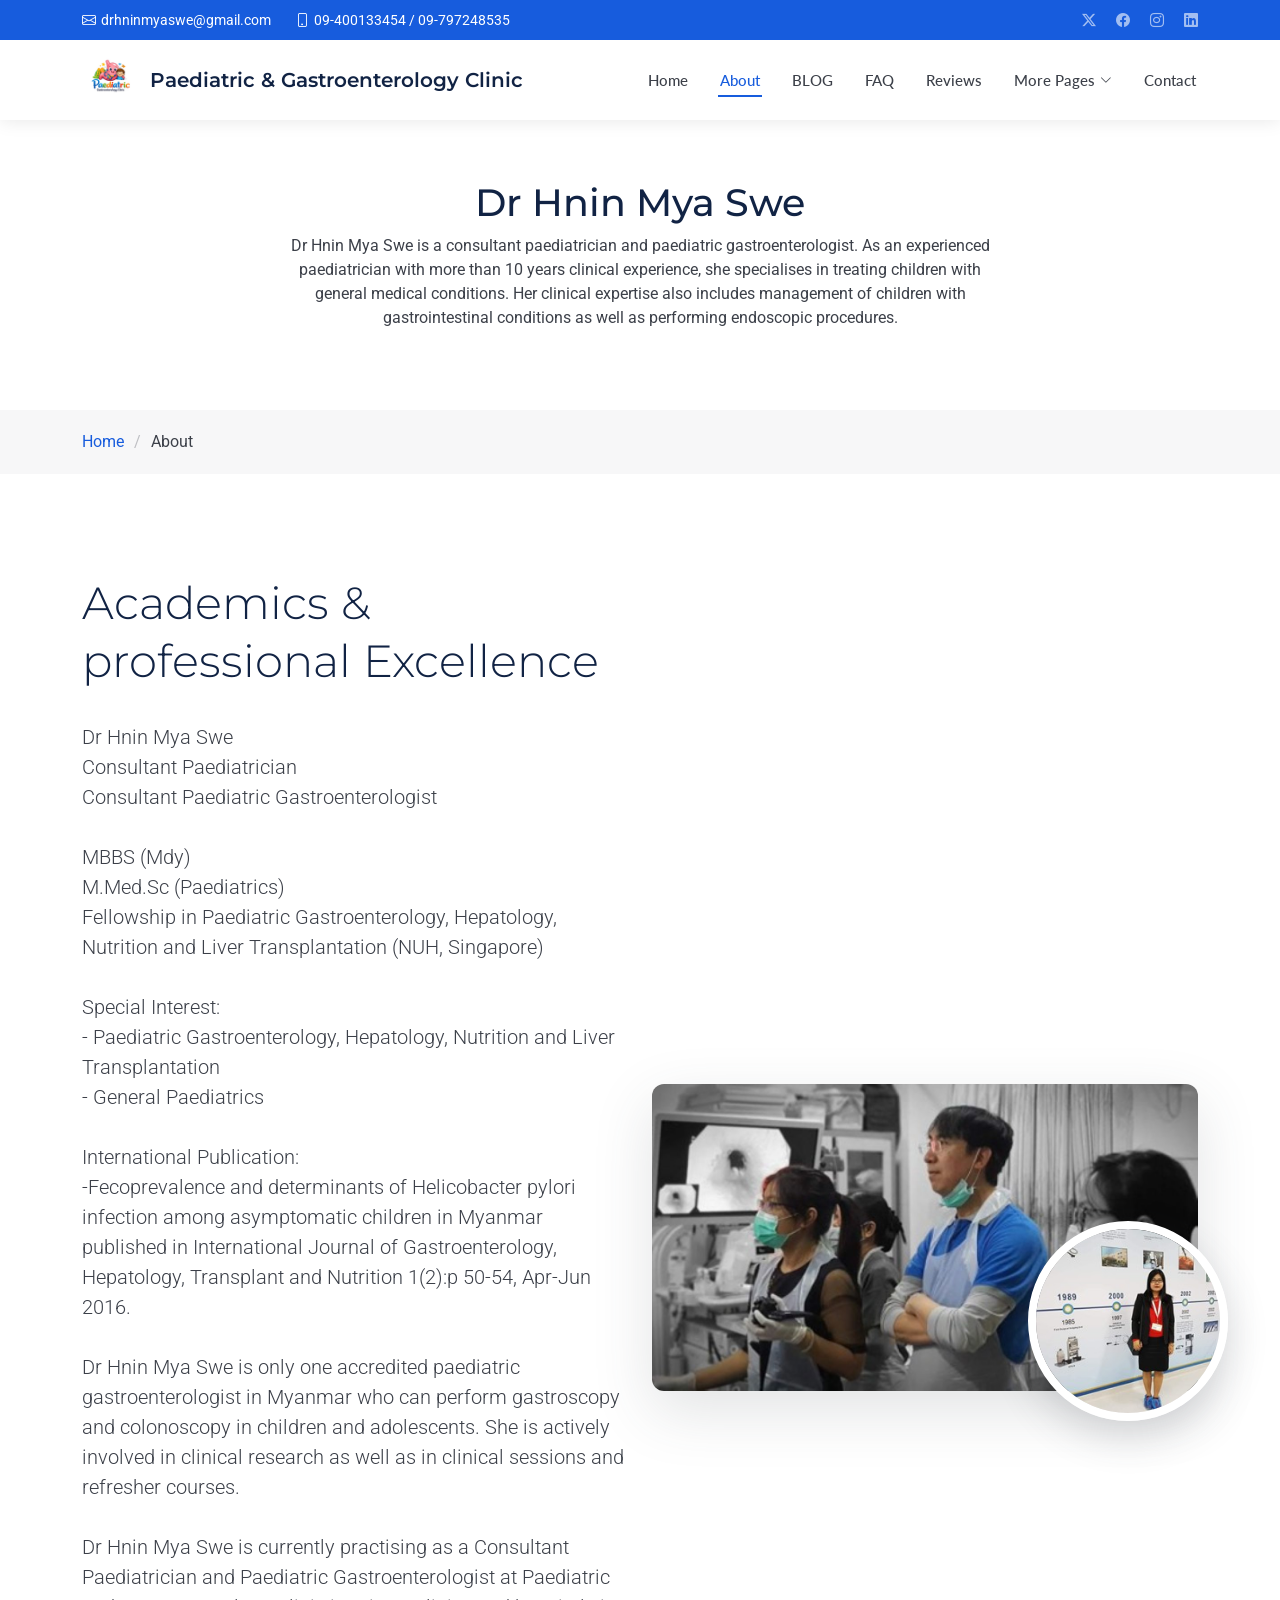
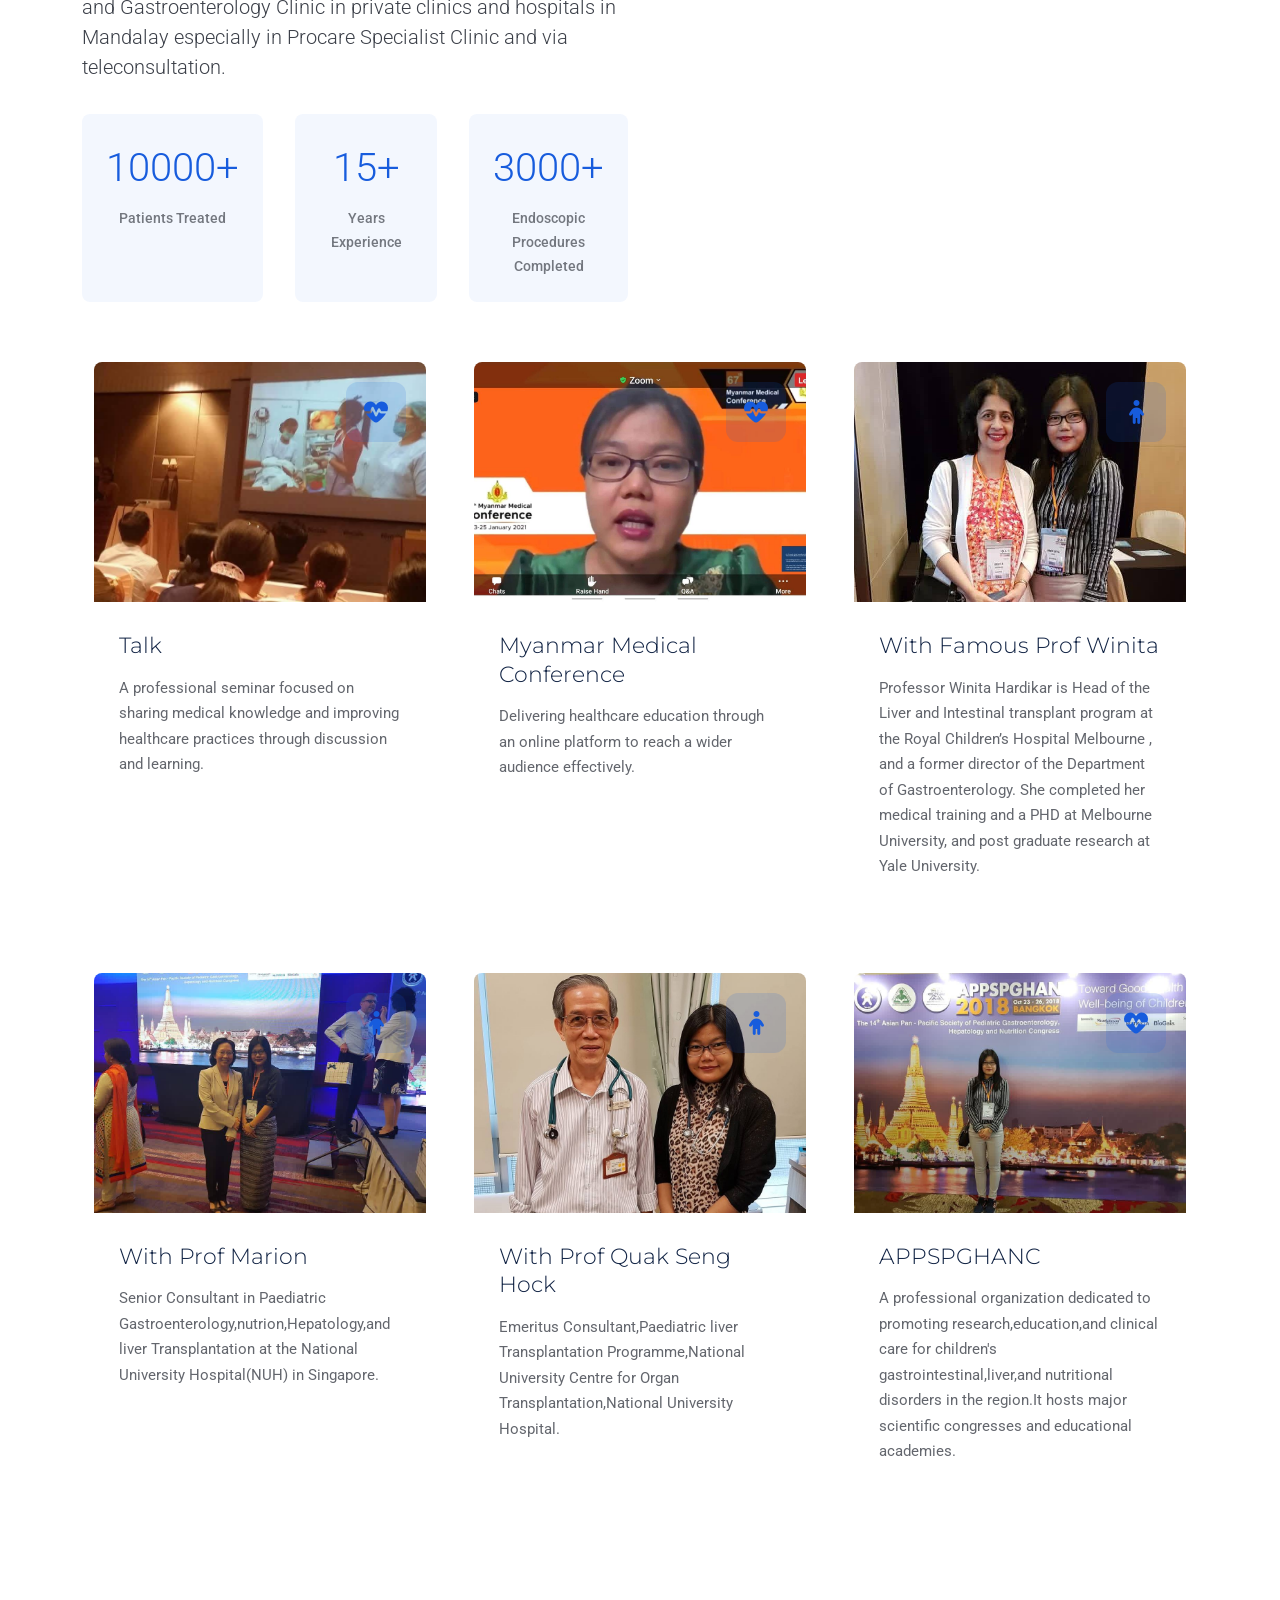
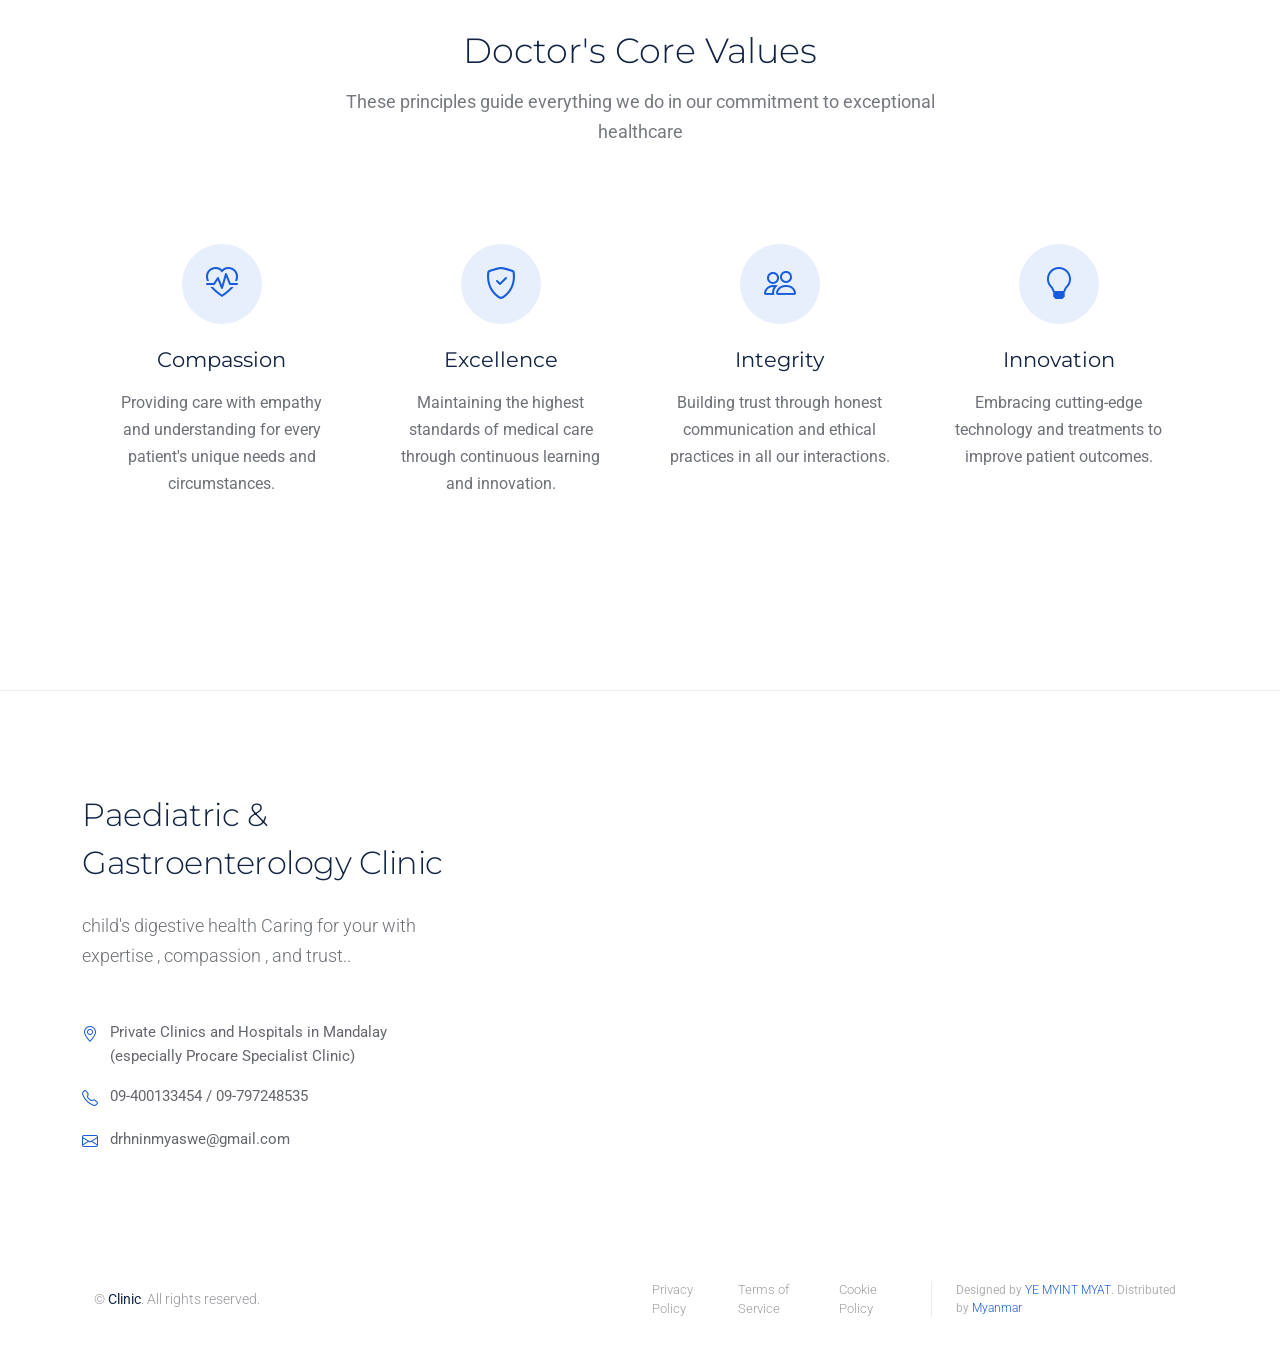
<file: about.html>
<!DOCTYPE html>
<html lang="en">

<head>
  <meta charset="utf-8">
  <meta content="width=device-width, initial-scale=1.0" name="viewport">
  <title>About-ကလေး အစာအိမ် နှင့် အူလမ်းကြောင်း အထူးကု-မန္တလေး</title>
  <meta name="description" content="">
  <meta name="keywords" content="">

  <!-- Favicons -->
  <link href="assets/img/logo1.jpg" rel="icon">
  <link href="assets/img/apple-touch-icon.png" rel="apple-touch-icon">

  <!-- Fonts -->
  <link href="https://fonts.googleapis.com" rel="preconnect">
  <link href="https://fonts.gstatic.com" rel="preconnect" crossorigin>
  <link
    href="https://fonts.googleapis.com/css2?family=Roboto:ital,wght@0,100;0,300;0,400;0,500;0,700;0,900;1,100;1,300;1,400;1,500;1,700;1,900&family=Montserrat:ital,wght@0,100;0,200;0,300;0,400;0,500;0,600;0,700;0,800;0,900;1,100;1,200;1,300;1,400;1,500;1,600;1,700;1,800;1,900&family=Lato:ital,wght@0,100;0,300;0,400;0,700;0,900;1,100;1,300;1,400;1,700;1,900&display=swap"
    rel="stylesheet">

  <!-- Vendor CSS Files -->
  <link href="assets/vendor/bootstrap/css/bootstrap.min.css" rel="stylesheet">
  <link href="assets/vendor/bootstrap-icons/bootstrap-icons.css" rel="stylesheet">
  <link href="assets/vendor/aos/aos.css" rel="stylesheet">
  <link href="assets/vendor/glightbox/css/glightbox.min.css" rel="stylesheet">
  <link href="assets/vendor/fontawesome-free/css/all.min.css" rel="stylesheet">
  <link href="assets/vendor/swiper/swiper-bundle.min.css" rel="stylesheet">

  <!-- Main CSS File -->
  <link href="assets/css/main.css" rel="stylesheet">

  <!-- =======================================================
  * Template Name: Clinic
  * Template URL: https://bootstrapmade.com/clinic-bootstrap-template/
  * Updated: Jul 23 2025 with Bootstrap v5.3.7
  * Author: BootstrapMade.com
  * License: https://bootstrapmade.com/license/
  ======================================================== -->
</head>

<body class="about-page">

  <header id="header" class="header fixed-top">

    <div class="topbar d-flex align-items-center dark-background">
      <div class="container d-flex justify-content-center justify-content-md-between">
        <div class="contact-info d-flex align-items-center">
          <i class="bi bi-envelope d-flex align-items-center"><a
              href="mailto:contact@example.com">drhninmyaswe@gmail.com</a></i>
          <i class="bi bi-phone d-flex align-items-center ms-4"><span>09-400133454 / 09-797248535</span></i>
        </div>
        <div class="social-links d-none d-md-flex align-items-center">
          <a href="#!" class="twitter"><i class="bi bi-twitter-x"></i></a>
          <a href="#!" class="facebook"><i class="bi bi-facebook"></i></a>
          <a href="#!" class="instagram"><i class="bi bi-instagram"></i></a>
          <a href="#!" class="linkedin"><i class="bi bi-linkedin"></i></a>
        </div>
      </div>
    </div><!-- End Top Bar -->

    <div class="branding d-flex align-items-cente">

      <div class="container position-relative d-flex align-items-center justify-content-between">
        <a href="index.html" class="logo d-flex align-items-center">
          <!-- Uncomment the line below if you also wish to use an image logo -->
           <img src="assets/img/logo1.jpg" alt=""> 
          <h1 class="sitename">Paediatric & Gastroenterology Clinic</h1>
        </a>

        <nav id="navmenu" class="navmenu">
          <ul>
            <li><a href="index.html">Home</a></li>
            <li><a href="about.html" class="active">About</a></li>
            <!--<li><a href="departments.html">Departments</a></li>-->

            <li><a href="services.html">BLOG</a></li>
           <!-- <li><a href="doctors.html">Doctors</a></li>-->
            <li><a href="faq.html">FAQ</a></li>
            <li><a href="testimonials.html">Reviews</a></li>
            <li class="dropdown"><a href="#"><span>More Pages</span> <i
                  class="bi bi-chevron-down toggle-dropdown"></i></a>
              <ul>
                <!--<li><a href="department-details.html">Department Details</a></li>-->
                <li><a href="#!">Service Details</a></li>
                <li><a href="appointment.html">Appointment</a></li>
                <li><a href="testimonials.html">Reviews</a></li>
                <li><a href="faq.html">Frequently Asked Questions</a></li>
               <!-- <li><a href="gallery.html">Gallery</a></li>-->
                <li><a href="#!">Terms</a></li>
                <li><a href="#!">Privacy</a></li>
                <li><a href="#1">404</a></li>
              </ul>
            </li>
            <!--<li class="dropdown"><a href="#"><span>Dropdown</span> <i
                  class="bi bi-chevron-down toggle-dropdown"></i></a>
              <ul>
                <li><a href="#">Dropdown 1</a></li>
                <li class="dropdown"><a href="#"><span>Deep Dropdown</span> <i
                      class="bi bi-chevron-down toggle-dropdown"></i></a>
                  <ul>
                    <li><a href="#">Deep Dropdown 1</a></li>
                    <li><a href="#">Deep Dropdown 2</a></li>
                    <li><a href="#">Deep Dropdown 3</a></li>
                    <li><a href="#">Deep Dropdown 4</a></li>
                    <li><a href="#">Deep Dropdown 5</a></li>
                  </ul>
                </li>
                <li><a href="#">Dropdown 2</a></li>
                <li><a href="#">Dropdown 3</a></li>
                <li><a href="#">Dropdown 4</a></li>
              </ul>
            </li>-->
            <li><a href="contact.html">Contact</a></li>
          </ul>
          <i class="mobile-nav-toggle d-xl-none bi bi-list"></i>
        </nav>

      </div>

    </div>

  </header>

  <main class="main">

    <!-- Page Title -->
    <div class="page-title">
      <div class="heading">
        <div class="container">
          <div class="row d-flex justify-content-center text-center">
            <div class="col-lg-8">
              <h1 class="heading-title">Dr Hnin Mya Swe</h1>
              <p class="mb-0">
                Dr Hnin Mya Swe is a consultant paediatrician and paediatric gastroenterologist. As an experienced paediatrician with more than 10 years clinical experience,
                 she specialises in treating children with general medical conditions. Her clinical expertise also includes management of children with gastrointestinal conditions as well as performing endoscopic procedures. 
              </p>
            </div>
          </div>
        </div>
      </div>
      <nav class="breadcrumbs">
        <div class="container">
          <ol>
            <li><a href="index.html">Home</a></li>
            <li class="current">About</li>
          </ol>
        </div>
      </nav>
    </div><!-- End Page Title -->

    <!-- About Section -->
    <section id="about" class="about section">

      <div class="container" data-aos="fade-up" data-aos-delay="100">

        <div class="row align-items-center">
          <div class="col-lg-6" data-aos="fade-right" data-aos-delay="100">
            <div class="about-content">
              <h2>Academics & professional Excellence</h2>
              <strong class="lead">Dr Hnin Mya Swe<br>
Consultant Paediatrician<br>
Consultant Paediatric Gastroenterologist<br><br>

MBBS (Mdy)<br>
M.Med.Sc (Paediatrics) <br>
Fellowship in Paediatric Gastroenterology, Hepatology, Nutrition and Liver Transplantation (NUH, Singapore) <br><br>

Special Interest: <br>
- Paediatric Gastroenterology, Hepatology, Nutrition and Liver Transplantation<br>
- General Paediatrics<br><br>

International Publication:<br>
-Fecoprevalence and determinants of Helicobacter pylori infection among asymptomatic children in Myanmar
 published in International Journal of Gastroenterology, Hepatology, Transplant and Nutrition 1(2):p 50-54, Apr-Jun 2016.<br><br>
</strong>

              <strong class="lead"> Dr Hnin Mya Swe is only one accredited paediatric gastroenterologist in Myanmar who can perform gastroscopy and colonoscopy in children and adolescents. 

She is actively involved in clinical research as well as in clinical sessions and refresher courses. <br><br>

Dr Hnin Mya Swe is currently practising as a Consultant Paediatrician and Paediatric Gastroenterologist at Paediatric and Gastroenterology Clinic in private clinics and hospitals in Mandalay especially in Procare Specialist Clinic and via teleconsultation. 

              </strong>

              <div class="stats-grid">
                <div class="stat-item">
                  <span class="stat-number" data-purecounter-start="0" data-purecounter-end="15000"
                    data-purecounter-duration="2">10000+</span>
                  <span class="stat-label">Patients Treated</span>
                </div>
                <div class="stat-item">
                  <span class="stat-number" data-purecounter-start="0" data-purecounter-end="25"
                    data-purecounter-duration="2">15+</span>
                  <span class="stat-label">Years Experience</span>
                </div>
                <div class="stat-item">
                  <span class="stat-number" data-purecounter-start="0" data-purecounter-end="50"
                    data-purecounter-duration="2">3000+</span>
                  <span class="stat-label">Endoscopic Procedures Completed</span>
                </div>
              </div><!-- End Stats Grid -->
            </div><!-- End About Content -->
          </div>

          <div class="col-lg-6" data-aos="fade-left" data-aos-delay="200">
            <div class="image-wrapper">
              <img src="assets/img/health/NMS_newsize.jpg" class="img-fluid main-image" alt="Healthcare facility">
              <div class="floating-image" data-aos="zoom-in" data-aos-delay="400">
                <img src="assets/img/health/NMS5.jpg" class="img-fluid" alt="Medical team">
              </div>
            </div><!-- End Image Wrapper -->
          </div>
        </div>

<!-- Departments Section -->
    <section id="departments" class="departments section">

      <div class="container" data-aos="fade-up" data-aos-delay="100">

        <div class="row g-5">

          <div class="col-lg-4 col-md-6" data-aos="fade-up" data-aos-delay="100">
            <div class="department-card">
              <div class="department-icon">
                <i class="fas fa-heartbeat"></i>
              </div>
              <div class="department-image">
                <img src="assets/img/health/talk2.jpg" alt="Cardiology Department" class="img-fluid">
              </div>
              <div class="department-content">
                <h3>Talk</h3>
                <p>A professional seminar focused on sharing medical knowledge and improving healthcare practices through discussion and learning.</p>
                <!--<a href="#!" class="learn-more">
                  <span>Learn More</span>
                  <i class="fas fa-arrow-right"></i>
                </a>-->
              </div>
            </div>
          </div><!-- End Department Card -->

          <div class="col-lg-4 col-md-6" data-aos="fade-up" data-aos-delay="200">
            <div class="department-card">
              <div class="department-icon">
               <i class="fas fa-heartbeat"></i>
              </div>
              <div class="department-image">
                <img src="assets/img/health/conference.jpg" alt="Neurology Department" class="img-fluid">
              </div>
              <div class="department-content">
                <h3>Myanmar Medical Conference</h3>
                <p>Delivering healthcare education through an online platform to reach a wider audience effectively.</p>
                <!--<a href="#!" class="learn-more">
                  <span>Learn More</span>
                  <i class="fas fa-arrow-right"></i>
                </a>-->
              </div>
            </div>
          </div><!-- End Department Card --> 

          <div class="col-lg-4 col-md-6" data-aos="fade-up" data-aos-delay="300">
            <div class="department-card">
              <div class="department-icon">
                <i class="fas fa-child"></i>
              </div>
              <div class="department-image">
                <img src="assets/img/health/winita.jpg" alt="Orthopedics Department" class="img-fluid">
              </div>
              <div class="department-content">
                <h3>With Famous Prof Winita</h3>
                <p>Professor Winita Hardikar is Head of the Liver and Intestinal transplant program at the Royal Children’s Hospital Melbourne , and a former director of the Department of Gastroenterology.
                   She completed her medical training and a PHD at Melbourne University, and post graduate research at Yale University.</p>
               <!-- <a href="#!" class="learn-more">
                  <span>Learn More</span>
                  <i class="fas fa-arrow-right"></i>
                </a>-->
              </div>
            </div>
          </div><!-- End Department Card-->

                    <div class="col-lg-4 col-md-6" data-aos="fade-up" data-aos-delay="100">
            <div class="department-card">
              <div class="department-icon">
                <i class="fas fa-child"></i>
              </div>
              <div class="department-image">
                <img src="assets/img/health/Marion.jpg" alt="Pediatrics Department" class="img-fluid">
              </div>
              <div class="department-content">
                <h3> With Prof Marion</h3>
                <p>Senior Consultant in Paediatric Gastroenterology,nutrion,Hepatology,and liver Transplantation at the National University Hospital(NUH) in Singapore.</p>
                <!--<a href="#!" class="learn-more">
                  <span>Learn More</span>
                  <i class="fas fa-arrow-right"></i>
                </a>-->
              </div>
            </div>
          </div><!-- End Department Card -->

           <div class="col-lg-4 col-md-6" data-aos="fade-up" data-aos-delay="200">
            <div class="department-card">
              <div class="department-icon">
                <i class="fas fa-child"></i>
              </div>
              <div class="department-image">
                <img src="assets/img/health/quak.jpg" alt="Dermatology Department" class="img-fluid">
              </div>
              <div class="department-content">
                <h3>With Prof Quak Seng Hock</h3>
                <p>Emeritus Consultant,Paediatric liver Transplantation Programme,National University Centre for Organ Transplantation,National University Hospital.</p>
                <!--<a href="#!" class="learn-more">
                  <span>Learn More</span>
                  <i class="fas fa-arrow-right"></i>
                </a>-->
              </div>
            </div>
          </div><!-- End Department Card -->

            <div class="col-lg-4 col-md-6" data-aos="fade-up" data-aos-delay="300">
            <div class="department-card">
              <div class="department-icon">
                <i class="fas fa-heartbeat"></i>
              </div>
              <div class="department-image">
                <img src="assets/img/health/bankok.jpg" alt="Oncology Department" class="img-fluid">
              </div>
              <div class="department-content">
                <h3>APPSPGHANC</h3>
                <p>A professional organization dedicated to promoting research,education,and clinical care for children's gastrointestinal,liver,and nutritional disorders in the region.It hosts major scientific congresses and educational academies.</p>
                <!--<a href="#!" class="learn-more">
                  <span>Learn More</span>
                  <i class="fas fa-arrow-right"></i>
                </a>-->
              </div>
            </div>
          </div><!-- End Department Card -->



        <div class="values-section" data-aos="fade-up" data-aos-delay="300">
          <div class="row">
            <div class="col-lg-12 text-center">
              <h3>Doctor's Core Values</h3>
              <p class="section-description">These principles guide everything we do in our commitment to exceptional
                healthcare</p>
            </div>
          </div>

          <div class="row">
            <div class="col-lg-3 col-md-6" data-aos="fade-up" data-aos-delay="100">
              <div class="value-item">
                <div class="value-icon">
                  <i class="bi bi-heart-pulse"></i>
                </div>
                <h4>Compassion</h4>
                <p>Providing care with empathy and understanding for every patient's unique needs and circumstances.</p>
              </div>
            </div>

            <div class="col-lg-3 col-md-6" data-aos="fade-up" data-aos-delay="200">
              <div class="value-item">
                <div class="value-icon">
                  <i class="bi bi-shield-check"></i>
                </div>
                <h4>Excellence</h4>
                <p>Maintaining the highest standards of medical care through continuous learning and innovation.</p>
              </div>
            </div>

            <div class="col-lg-3 col-md-6" data-aos="fade-up" data-aos-delay="300">
              <div class="value-item">
                <div class="value-icon">
                  <i class="bi bi-people"></i>
                </div>
                <h4>Integrity</h4>
                <p>Building trust through honest communication and ethical practices in all our interactions.</p>
              </div>
            </div>

            <div class="col-lg-3 col-md-6" data-aos="fade-up" data-aos-delay="400">
              <div class="value-item">
                <div class="value-icon">
                  <i class="bi bi-lightbulb"></i>
                </div>
                <h4>Innovation</h4>
                <p>Embracing cutting-edge technology and treatments to improve patient outcomes.</p>
              </div>
            </div>
          </div><!-- End Values Row -->
        </div><!-- End Values Section -->

        <!--<div class="certifications-section" data-aos="fade-up" data-aos-delay="400">
          <div class="row">
            <div class="col-lg-12 text-center">
              <h3>Accreditations &amp; Certifications</h3>
              <p class="section-description">Recognized by leading healthcare organizations for our commitment to
                quality care</p>
            </div>
          </div>

          <div class="row justify-content-center">
            <div class="col-lg-2 col-md-3 col-sm-4 col-6" data-aos="zoom-in" data-aos-delay="100">
              <div class="certification-item">
                <img src="assets/img/clients/clients-1.webp" class="img-fluid" alt="Healthcare certification">
              </div>
            </div>
            <div class="col-lg-2 col-md-3 col-sm-4 col-6" data-aos="zoom-in" data-aos-delay="200">
              <div class="certification-item">
                <img src="assets/img/clients/clients-2.webp" class="img-fluid" alt="Medical accreditation">
              </div>
            </div>
            <div class="col-lg-2 col-md-3 col-sm-4 col-6" data-aos="zoom-in" data-aos-delay="300">
              <div class="certification-item">
                <img src="assets/img/clients/clients-3.webp" class="img-fluid" alt="Healthcare certification">
              </div>
            </div>
            <div class="col-lg-2 col-md-3 col-sm-4 col-6" data-aos="zoom-in" data-aos-delay="400">
              <div class="certification-item">
                <img src="assets/img/clients/clients-4.webp" class="img-fluid" alt="Medical certification">
              </div>
            </div>
            <div class="col-lg-2 col-md-3 col-sm-4 col-6" data-aos="zoom-in" data-aos-delay="500">
              <div class="certification-item">
                <img src="assets/img/clients/clients-5.webp" class="img-fluid" alt="Healthcare accreditation">
              </div>
            </div>
          </div>-->    <!--End Certifications Row -->
       <!-- </div>-->   <!-- End Certifications Section -->
      
      </div>

    </section><!-- /About Section -->

  </main>

  <footer id="footer" class="footer-16 footer position-relative">

    <div class="container">

      <div class="footer-main" data-aos="fade-up" data-aos-delay="100">
        <div class="row align-items-start">

          <div class="col-lg-5">
            <div class="brand-section">
              <a href="index.html" class="logo d-flex align-items-center mb-4">
                <span class="sitename">Paediatric & Gastroenterology Clinic</span>
              </a>
              <p class="brand-description">child's digestive health Caring for your with expertise , compassion , and trust..</p>

              <div class="contact-info mt-5">
                <div class="contact-item">
                  <i class="bi bi-geo-alt"></i>
                  <span>Private Clinics and Hospitals in Mandalay <br>(especially Procare Specialist Clinic)</span>
                </div>
                <div class="contact-item">
                  <i class="bi bi-telephone"></i>
                  <span>09-400133454 / 09-797248535</span>
                </div>
                <div class="contact-item">
                  <i class="bi bi-envelope"></i>
                  <span>drhninmyaswe@gmail.com</span>
                </div>
              </div>
            </div>
          </div>

          <div class="col-lg-7">
            <div class="footer-nav-wrapper">
             <!-- <div class="row">

                <div class="col-6 col-lg-3">
                  <div class="nav-column">
                    <h6>Studio</h6>
                    <nav class="footer-nav">
                      <a href="#!">Our Story</a>
                      <a href="#!">Design Process</a>
                      <a href="#!">Portfolio</a>
                      <a href="#!">Case Studies</a>
                      <a href="#!">Awards</a>
                    </nav>
                  </div>
                </div>

                <div class="col-6 col-lg-3">
                  <div class="nav-column">
                    <h6>Services</h6>
                    <nav class="footer-nav">
                      <a href="#!">Brand Identity</a>
                      <a href="#!">Web Design</a>
                      <a href="#!">Mobile Apps</a>
                      <a href="#!">Digital Strategy</a>
                      <a href="#!">Consultation</a>
                    </nav>
                  </div>
                </div>

                <div class="col-6 col-lg-3">
                  <div class="nav-column">
                    <h6>Resources</h6>
                    <nav class="footer-nav">
                      <a href="#!">Design Blog</a>
                      <a href="#!">Style Guide</a>
                      <a href="#!">Free Assets</a>
                      <a href="#!">Tutorials</a>
                      <a href="#!">Inspiration</a>
                    </nav>
                  </div>
                </div>

                <div class="col-6 col-lg-3">
                  <div class="nav-column">
                    <h6>Connect</h6>
                    <nav class="footer-nav">
                      <a href="#!">Start Project</a>
                      <a href="#!">Schedule Call</a>
                      <a href="#!">Join Newsletter</a>
                      <a href="#!">Follow Updates</a>
                      <a href="#!">Partnership</a>
                    </nav>
                  </div>
                </div>

              </div>
            </div>-->
          </div>

        </div>
      </div>

    </div>

    <div class="footer-bottom">
      <div class="container">
        <div class="bottom-content" data-aos="fade-up" data-aos-delay="300">
          <div class="row align-items-center">

            <div class="col-lg-6">
              <div class="copyright">
                <p>© <span class="sitename">Clinic</span>. All rights reserved.</p>
              </div>
            </div>

            <div class="col-lg-6">
              <div class="legal-links">
                <a href="#!">Privacy Policy</a>
                <a href="#!">Terms of Service</a>
                <a href="#!">Cookie Policy</a>
                <div class="credits">
                  <!-- All the links in the footer should remain intact. -->
                  <!-- You can delete the links only if you've purchased the pro version. -->
                  <!-- Licensing information: https://bootstrapmade.com/license/ -->
                  <!-- Purchase the pro version with working PHP/AJAX contact form: [buy-url] -->
                  Designed by <a href="#!">YE MYINT MYAT</a>. Distributed by <a
                    href="#!" target="_blank">Myanmar</a>
                </div>
              </div>
            </div>

          </div>
        </div>
      </div>
    </div>

  </footer>

  <!-- Scroll Top -->
  <a href="#!" id="scroll-top" class="scroll-top d-flex align-items-center justify-content-center"><i
      class="bi bi-arrow-up-short"></i></a>

  <!-- Preloader -->
  <div id="preloader"></div>

  <!-- Vendor JS Files -->
  <script src="assets/vendor/bootstrap/js/bootstrap.bundle.min.js"></script>
  <script src="assets/vendor/php-email-form/validate.js"></script>
  <script src="assets/vendor/aos/aos.js"></script>
  <script src="assets/vendor/glightbox/js/glightbox.min.js"></script>
  <script src="assets/vendor/purecounter/purecounter_vanilla.js"></script>
  <script src="assets/vendor/swiper/swiper-bundle.min.js"></script>

  <!-- Main JS File -->
  <script src="assets/js/main.js"></script>

</body>

</html>
</file>
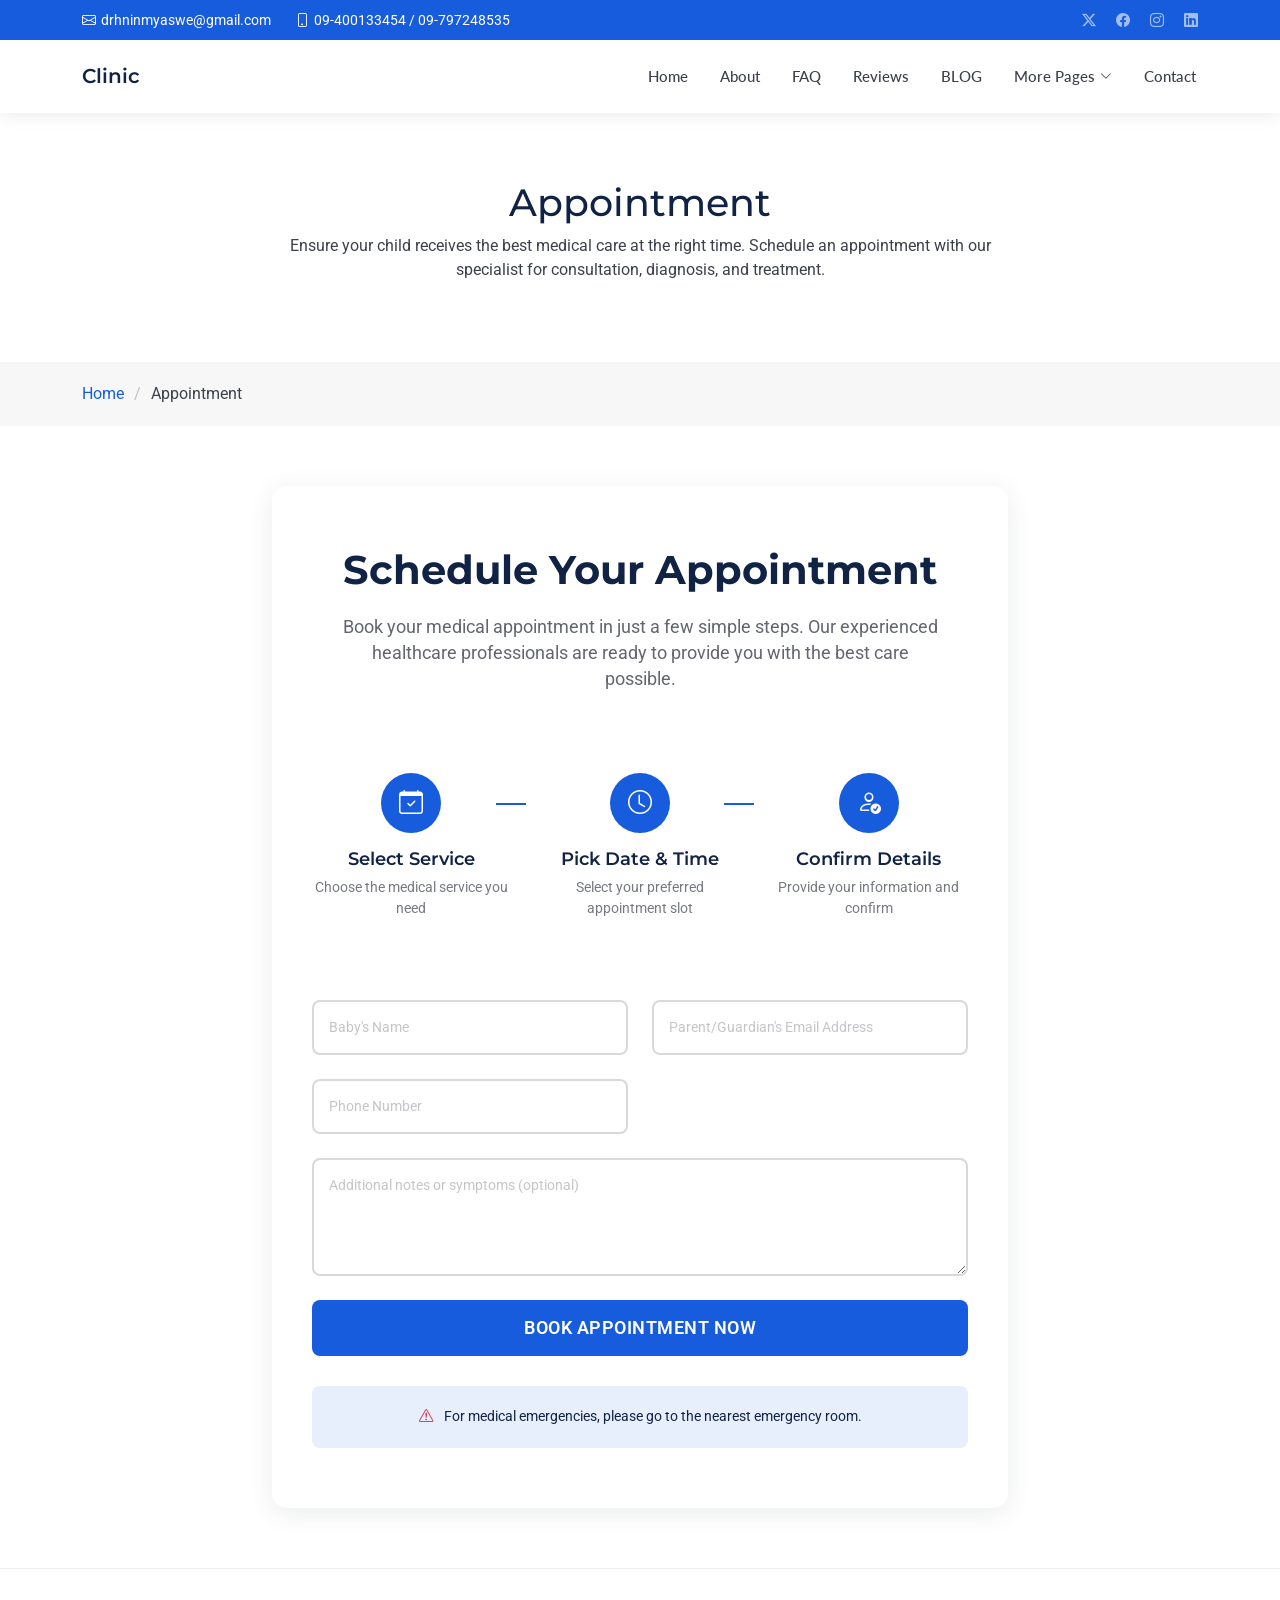
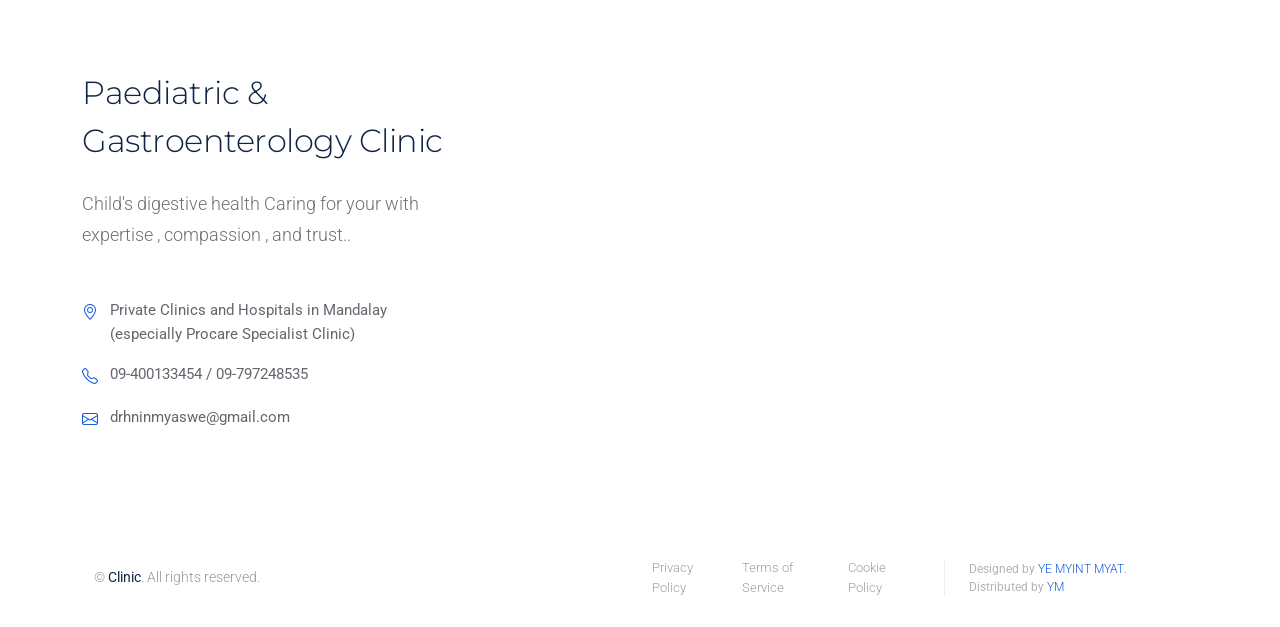
<file: appointment.html>
<!DOCTYPE html>
<html lang="en">

<head>
  <meta charset="utf-8">
  <meta content="width=device-width, initial-scale=1.0" name="viewport">
  <title>ကလေး အစာအိမ် နှင့် အူလမ်းကြောင်း အထူးကု-မန္တလေး</title>
  <meta name="description" content="">
  <meta name="keywords" content="">

  <!-- Favicons -->
  <link href="assets/img/logo1.jpg" rel="icon">
  <link href="assets/img/apple-touch-icon.png" rel="apple-touch-icon">

  <!-- Fonts -->
  <link href="https://fonts.googleapis.com" rel="preconnect">
  <link href="https://fonts.gstatic.com" rel="preconnect" crossorigin>
  <link
    href="https://fonts.googleapis.com/css2?family=Roboto:ital,wght@0,100;0,300;0,400;0,500;0,700;0,900;1,100;1,300;1,400;1,500;1,700;1,900&family=Montserrat:ital,wght@0,100;0,200;0,300;0,400;0,500;0,600;0,700;0,800;0,900;1,100;1,200;1,300;1,400;1,500;1,600;1,700;1,800;1,900&family=Lato:ital,wght@0,100;0,300;0,400;0,700;0,900;1,100;1,300;1,400;1,700;1,900&display=swap"
    rel="stylesheet">

  <!-- Vendor CSS Files -->
  <link href="assets/vendor/bootstrap/css/bootstrap.min.css" rel="stylesheet">
  <link href="assets/vendor/bootstrap-icons/bootstrap-icons.css" rel="stylesheet">
  <link href="assets/vendor/aos/aos.css" rel="stylesheet">
  <link href="assets/vendor/glightbox/css/glightbox.min.css" rel="stylesheet">
  <link href="assets/vendor/fontawesome-free/css/all.min.css" rel="stylesheet">
  <link href="assets/vendor/swiper/swiper-bundle.min.css" rel="stylesheet">

  <!-- Main CSS File -->
  <link href="assets/css/main.css" rel="stylesheet">

  <!-- =======================================================
  * Template Name: Clinic
  * Template URL: https://bootstrapmade.com/clinic-bootstrap-template/
  * Updated: Jul 23 2025 with Bootstrap v5.3.7
  * Author: BootstrapMade.com
  * License: https://bootstrapmade.com/license/
  ======================================================== -->
</head>

<body class="appointment-page">

  <header id="header" class="header fixed-top">

    <div class="topbar d-flex align-items-center dark-background">
      <div class="container d-flex justify-content-center justify-content-md-between">
        <div class="contact-info d-flex align-items-center">
          <i class="bi bi-envelope d-flex align-items-center"><a
              href="mailto:drhninmyaswe@gmail.com">drhninmyaswe@gmail.com</a></i>
          <i class="bi bi-phone d-flex align-items-center ms-4"><span>09-400133454 / 09-797248535</span></i>
        </div>
        <div class="social-links d-none d-md-flex align-items-center">
          <a href="#!" class="twitter"><i class="bi bi-twitter-x"></i></a>
          <a href="#!" class="facebook"><i class="bi bi-facebook"></i></a>
          <a href="#!" class="instagram"><i class="bi bi-instagram"></i></a>
          <a href="#!" class="linkedin"><i class="bi bi-linkedin"></i></a>
        </div>
      </div>
    </div><!-- End Top Bar -->

    <div class="branding d-flex align-items-cente">

      <div class="container position-relative d-flex align-items-center justify-content-between">
        <a href="index.html" class="logo d-flex align-items-center">
          <!-- Uncomment the line below if you also wish to use an image logo -->
          <!-- <img src="assets/img/logo.webp" alt=""> -->
          <h1 class="sitename">Clinic</h1>
        </a>

        <nav id="navmenu" class="navmenu">
          <ul>
            <li><a href="index.html">Home</a></li>
            <li><a href="about.html">About</a></li>
            <li><a href="faq.html">FAQ</a></li>
            <li><a href="testimonials.html">Reviews</a></li>
          <!--  <li><a href="departments.html">Departments</a></li>-->
            <li><a href="services.html">BLOG</a></li>
           <!-- <li><a href="doctors.html">Doctors</a></li>-->
            <li class="dropdown"><a href="#"><span>More Pages</span> <i
                  class="bi bi-chevron-down toggle-dropdown"></i></a>
              <ul>
                <li><a href="#!">Department Details</a></li>
                <li><a href="#!">Service Details</a></li>
                <li><a href="appointment.html" class="active">Appointment</a></li>
                <li><a href="testimonials">Reviews</a></li>
                <li><a href="faq.html">Frequently Asked Questions</a></li>
                <li><a href="gallery.html">Gallery</a></li>
                <li><a href="#!">Terms</a></li>
                <li><a href="#!">Privacy</a></li>
                <li><a href="#!">404</a></li>
              </ul>
            </li>
            <!--<li class="dropdown"><a href="#"><span>Dropdown</span> <i
                  class="bi bi-chevron-down toggle-dropdown"></i></a>-->
              <!--<ul>
                <li><a href="#">Dropdown 1</a></li>
                <li class="dropdown"><a href="#"><span>Deep Dropdown</span> <i
                      class="bi bi-chevron-down toggle-dropdown"></i></a>
                  <ul>
                    <li><a href="#">Deep Dropdown 1</a></li>
                    <li><a href="#">Deep Dropdown 2</a></li>
                    <li><a href="#">Deep Dropdown 3</a></li>
                    <li><a href="#">Deep Dropdown 4</a></li>
                    <li><a href="#">Deep Dropdown 5</a></li>
                  </ul>
                </li>
                <li><a href="#">Dropdown 2</a></li>
                <li><a href="#">Dropdown 3</a></li>
                <li><a href="#">Dropdown 4</a></li>
              </ul>-->
            </li>
            <li><a href="contact.html">Contact</a></li>
          </ul>
          <i class="mobile-nav-toggle d-xl-none bi bi-list"></i>
        </nav>

      </div>

    </div>

  </header>

  <main class="main">

    <!-- Page Title -->
    <div class="page-title">
      <div class="heading">
        <div class="container">
          <div class="row d-flex justify-content-center text-center">
            <div class="col-lg-8">
              <h1 class="heading-title">Appointment</h1>
              <p class="mb-0">
                Ensure your child receives the best medical care at the right time.
Schedule an appointment with our specialist for consultation, diagnosis, and treatment.
              </p>
            </div>
          </div>
        </div>
      </div>
      <nav class="breadcrumbs">
        <div class="container">
          <ol>
            <li><a href="index.html">Home</a></li>
            <li class="current">Appointment</li>
          </ol>
        </div>
      </nav>
    </div><!-- End Page Title -->

    <!-- Appointmnet Section -->
    <section id="appointmnet" class="appointmnet section">

      <div class="container" data-aos="fade-up" data-aos-delay="100">

        <div class="row">
          <div class="col-lg-8 mx-auto">
            <div class="booking-wrapper">
              <div class="booking-header text-center" data-aos="fade-up" data-aos-delay="200">
                <h2>Schedule Your Appointment</h2>
                <p>Book your medical appointment in just a few simple steps. Our experienced healthcare professionals
                  are ready to provide you with the best care possible.</p>
              </div>

              <div class="booking-steps" data-aos="fade-up" data-aos-delay="300">
                <div class="step">
                  <div class="step-icon">
                    <i class="bi bi-calendar-check"></i>
                  </div>
                  <div class="step-content">
                    <h4>Select Service</h4>
                    <p>Choose the medical service you need</p>
                  </div>
                </div>
                <div class="step">
                  <div class="step-icon">
                    <i class="bi bi-clock"></i>
                  </div>
                  <div class="step-content">
                    <h4>Pick Date &amp; Time</h4>
                    <p>Select your preferred appointment slot</p>
                  </div>
                </div>
                <div class="step">
                  <div class="step-icon">
                    <i class="bi bi-person-check"></i>
                  </div>
                  <div class="step-content">
                    <h4>Confirm Details</h4>
                    <p>Provide your information and confirm</p>
                  </div>
                </div>
              </div>

              <div class="appointment-form" data-aos="fade-up" data-aos-delay="400">
                <form action="forms/book-appointment.php" method="post" class="php-email-form">
                  <div class="row gy-4">
                    <div class="col-md-6">
                      <input type="text" name="name" class="form-control" placeholder="Baby's Name" required="">
                    </div>
                    <div class="col-md-6">
                      <input type="email" name="email" class="form-control" placeholder="Parent/Guardian's Email Address" required="">
                    </div>
                    <div class="col-md-6">
                      <input type="tel" name="phone" class="form-control" placeholder="Phone Number" required="">
                    </div>
                   <!-- <div class="col-md-6">
                      <select name="department" class="form-select" required="">
                        <option value="">Select Department</option>
                        <option value="general">General Consultation</option>
                        <option value="cardiology">Cardiology</option>
                        <option value="neurology">Neurology</option>
                        <option value="orthopedics">Orthopedics</option>
                        <option value="pediatrics">Pediatrics</option>
                        <option value="dermatology">Dermatology</option>
                        <option value="oncology">Oncology</option>
                      </select>
                    </div>
                    <div class="col-md-6">
                      <input type="date" name="date" class="form-control" required="">
                    </div>
                    <div class="col-md-6">
                      <select name="doctor" class="form-select" required="">
                        <option value="">Select Doctor</option>
                        <option value="dr-sarah-johnson">Dr. Sarah Johnson</option>
                        <option value="dr-michael-chen">Dr. Michael Chen</option>
                        <option value="dr-emily-davis">Dr. Emily Davis</option>
                        <option value="dr-robert-smith">Dr. Robert Smith</option>
                        <option value="dr-lisa-brown">Dr. Lisa Brown</option>
                        <option value="dr-david-wilson">Dr. David Wilson</option>
                        <option value="dr-maria-rodriguez">Dr. Maria Rodriguez</option>
                      </select>
                    </div>-->
                    <div class="col-12">
                      <textarea name="message" class="form-control" rows="4"
                        placeholder="Additional notes or symptoms (optional)"></textarea>
                    </div>
                    <div class="col-12">
                      <div class="loading">Loading</div>
                      <div class="error-message"></div>
                      <div class="sent-message">Your appointment has been scheduled. Thank you!</div>
                      <button type="submit" class="btn-book">Book Appointment Now</button>
                    </div>
                  </div>
                </form>
              </div>

              <div class="emergency-info" data-aos="fade-up" data-aos-delay="500">
                <p><i class="bi bi-exclamation-triangle"></i> For medical emergencies, please  go to the nearest emergency room.</p>
              </div>

            </div>
          </div>
        </div>

      </div>

    </section><!-- /Appointmnet Section -->

  </main>

  <footer id="footer" class="footer-16 footer position-relative">

    <div class="container">

      <div class="footer-main" data-aos="fade-up" data-aos-delay="100">
        <div class="row align-items-start">

          <div class="col-lg-5">
            <div class="brand-section">
              <a href="index.html" class="logo d-flex align-items-center mb-4">
                <span class="sitename">Paediatric & Gastroenterology Clinic</span>
              </a>
              <p class="brand-description">Child's digestive health Caring for your with expertise , compassion , and trust..</p>

              <div class="contact-info mt-5">
                <div class="contact-item">
                  <i class="bi bi-geo-alt"></i>
                  <span>Private Clinics and Hospitals in Mandalay <br>(especially Procare Specialist Clinic)</span>
                </div>
                <div class="contact-item">
                  <i class="bi bi-telephone"></i>
                  <span>09-400133454 / 09-797248535</span>
                </div>
                <div class="contact-item">
                  <i class="bi bi-envelope"></i>
                  <span>drhninmyaswe@gmail.com</span>
                </div>
              </div>
            </div>
          </div>

          <div class="col-lg-7">
            <div class="footer-nav-wrapper">
              <div class="row">

               <!-- <div class="col-6 col-lg-3">
                  <div class="nav-column">
                    <h6>Studio</h6>
                    <nav class="footer-nav">
                      <a href="#!">Our Story</a>
                      <a href="#!">Design Process</a>
                      <a href="#!">Portfolio</a>
                      <a href="#!">Case Studies</a>
                      <a href="#!">Awards</a>
                    </nav>
                  </div>
                </div>

                <div class="col-6 col-lg-3">
                  <div class="nav-column">
                    <h6>Services</h6>
                    <nav class="footer-nav">
                      <a href="#!">Brand Identity</a>
                      <a href="#!">Web Design</a>
                      <a href="#!">Mobile Apps</a>
                      <a href="#!">Digital Strategy</a>
                      <a href="#!">Consultation</a>
                    </nav>
                  </div>
                </div>

                <div class="col-6 col-lg-3">
                  <div class="nav-column">
                    <h6>Resources</h6>
                    <nav class="footer-nav">
                      <a href="#!">Design Blog</a>
                      <a href="#!">Style Guide</a>
                      <a href="#!">Free Assets</a>
                      <a href="#!">Tutorials</a>
                      <a href="#!">Inspiration</a>
                    </nav>
                  </div>
                </div>

                <div class="col-6 col-lg-3">
                  <div class="nav-column">
                    <h6>Connect</h6>
                    <nav class="footer-nav">
                      <a href="#!">Start Project</a>
                      <a href="#!">Schedule Call</a>
                      <a href="#!">Join Newsletter</a>
                      <a href="#!">Follow Updates</a>
                      <a href="#!">Partnership</a>
                    </nav>
                  </div>
                </div>

              </div> -->
            </div>
          </div>

        </div>
      </div>

    </div>

    <div class="footer-bottom">
      <div class="container">
        <div class="bottom-content" data-aos="fade-up" data-aos-delay="300">
          <div class="row align-items-center">

            <div class="col-lg-6">
              <div class="copyright">
                <p>© <span class="sitename">Clinic</span>. All rights reserved.</p>
              </div>
            </div>

            <div class="col-lg-6">
              <div class="legal-links">
                <a href="#!">Privacy Policy</a>
                <a href="#!">Terms of Service</a>
                <a href="#!">Cookie Policy</a>
                <div class="credits">
                  <!-- All the links in the footer should remain intact. -->
                  <!-- You can delete the links only if you've purchased the pro version. -->
                  <!-- Licensing information: https://bootstrapmade.com/license/ -->
                  <!-- Purchase the pro version with working PHP/AJAX contact form: [buy-url] -->
                  Designed by <a href="#!">YE MYINT MYAT</a>. Distributed by <a
                    href="#!" target="_blank">YM</a>
                </div>
              </div>
            </div>

          </div>
        </div>
      </div>
    </div>

  </footer>

  <!-- Scroll Top -->
  <a href="#!" id="scroll-top" class="scroll-top d-flex align-items-center justify-content-center"><i
      class="bi bi-arrow-up-short"></i></a>

  <!-- Preloader -->
  <div id="preloader"></div>

  <!-- Vendor JS Files -->
  <script src="assets/vendor/bootstrap/js/bootstrap.bundle.min.js"></script>
  <script src="assets/vendor/php-email-form/validate.js"></script>
  <script src="assets/vendor/aos/aos.js"></script>
  <script src="assets/vendor/glightbox/js/glightbox.min.js"></script>
  <script src="assets/vendor/purecounter/purecounter_vanilla.js"></script>
  <script src="assets/vendor/swiper/swiper-bundle.min.js"></script>

  <!-- Main JS File -->
  <script src="assets/js/main.js"></script>

</body>

</html>
</file>
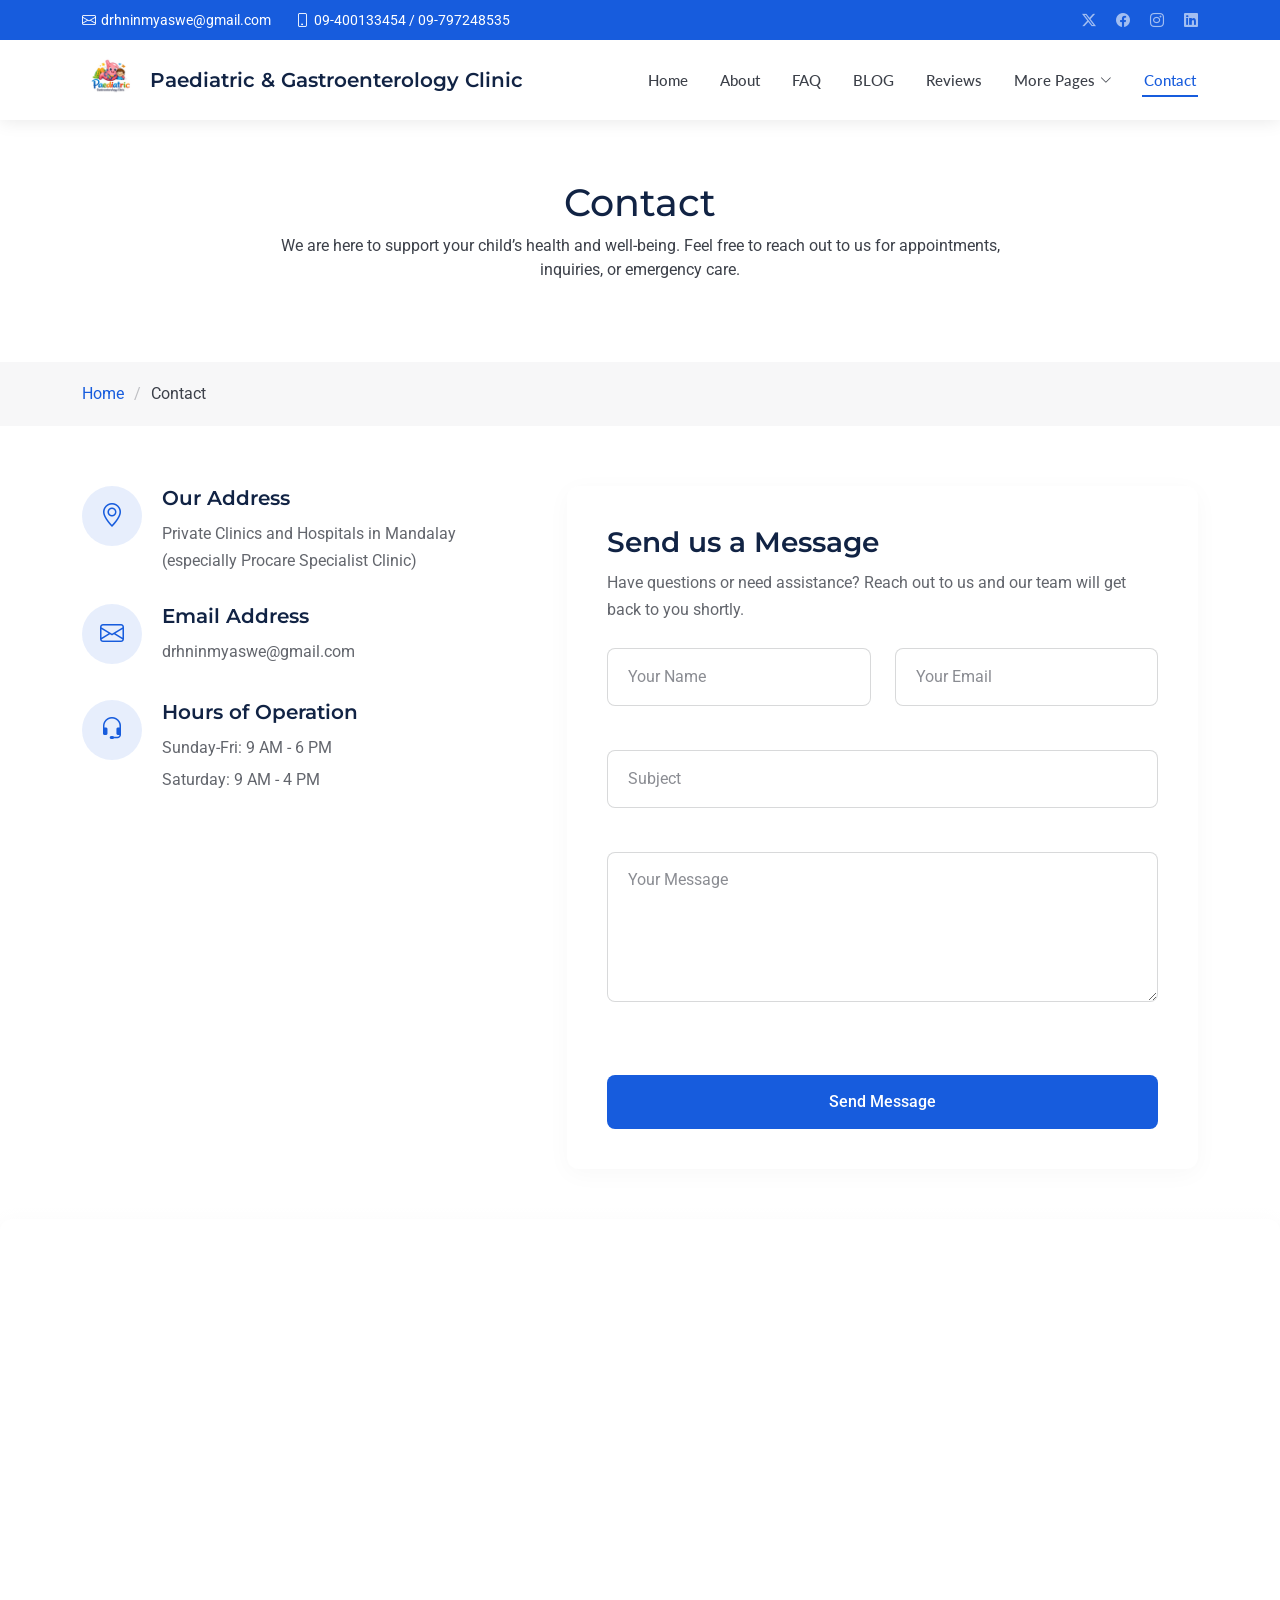
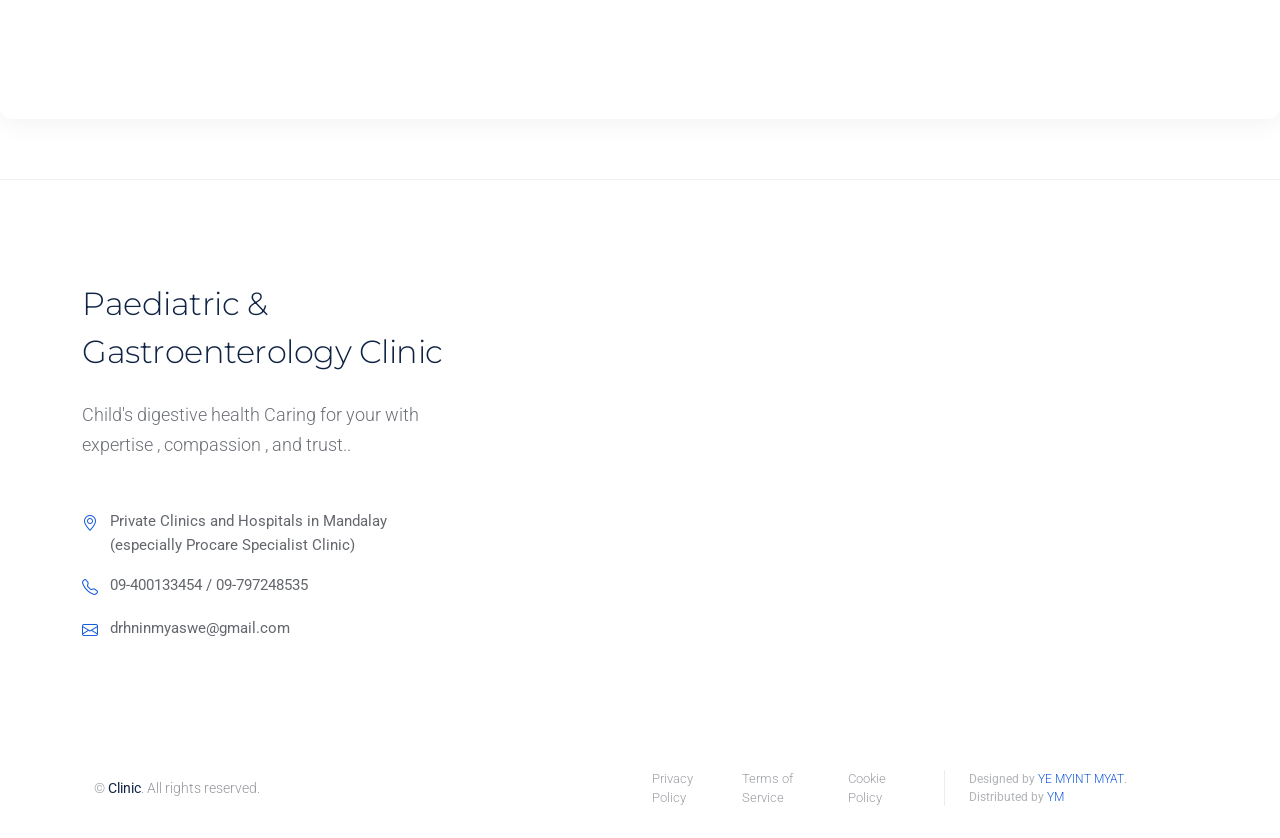
<file: contact.html>
<!DOCTYPE html>
<html lang="en">

<head>
  <meta charset="utf-8">
  <meta content="width=device-width, initial-scale=1.0" name="viewport">
  <title>Contact - ကလေး အစာအိမ် နှင့် အူလမ်းကြောင်း အထူးကု-မန္တလေး</title>
  <meta name="description" content="">
  <meta name="keywords" content="">

  <!-- Favicons -->
  <link href="assets/img/logo1.jpg" rel="icon">
  <link href="assets/img/apple-touch-icon.png" rel="apple-touch-icon">

  <!-- Fonts -->
  <link href="https://fonts.googleapis.com" rel="preconnect">
  <link href="https://fonts.gstatic.com" rel="preconnect" crossorigin>
  <link
    href="https://fonts.googleapis.com/css2?family=Roboto:ital,wght@0,100;0,300;0,400;0,500;0,700;0,900;1,100;1,300;1,400;1,500;1,700;1,900&family=Montserrat:ital,wght@0,100;0,200;0,300;0,400;0,500;0,600;0,700;0,800;0,900;1,100;1,200;1,300;1,400;1,500;1,600;1,700;1,800;1,900&family=Lato:ital,wght@0,100;0,300;0,400;0,700;0,900;1,100;1,300;1,400;1,700;1,900&display=swap"
    rel="stylesheet">

  <!-- Vendor CSS Files -->
  <link href="assets/vendor/bootstrap/css/bootstrap.min.css" rel="stylesheet">
  <link href="assets/vendor/bootstrap-icons/bootstrap-icons.css" rel="stylesheet">
  <link href="assets/vendor/aos/aos.css" rel="stylesheet">
  <link href="assets/vendor/glightbox/css/glightbox.min.css" rel="stylesheet">
  <link href="assets/vendor/fontawesome-free/css/all.min.css" rel="stylesheet">
  <link href="assets/vendor/swiper/swiper-bundle.min.css" rel="stylesheet">

  <!-- Main CSS File -->
  <link href="assets/css/main.css" rel="stylesheet">

  <!-- =======================================================
  * Template Name: Clinic
  * Template URL: https://bootstrapmade.com/clinic-bootstrap-template/
  * Updated: Jul 23 2025 with Bootstrap v5.3.7
  * Author: BootstrapMade.com
  * License: https://bootstrapmade.com/license/
  ======================================================== -->
</head>

<body class="contact-page">

  <header id="header" class="header fixed-top">

    <div class="topbar d-flex align-items-center dark-background">
      <div class="container d-flex justify-content-center justify-content-md-between">
        <div class="contact-info d-flex align-items-center">
          <i class="bi bi-envelope d-flex align-items-center"><a
              href="mailto:drhninmyaswe@gmail.com">drhninmyaswe@gmail.com</a></i>
          <i class="bi bi-phone d-flex align-items-center ms-4"><span>09-400133454 / 09-797248535</span></i>
        </div>
        <div class="social-links d-none d-md-flex align-items-center">
          <a href="#!" class="twitter"><i class="bi bi-twitter-x"></i></a>
          <a href="#!" class="facebook"><i class="bi bi-facebook"></i></a>
          <a href="#!" class="instagram"><i class="bi bi-instagram"></i></a>
          <a href="#!" class="linkedin"><i class="bi bi-linkedin"></i></a>
        </div>
      </div>
    </div><!-- End Top Bar -->

    <div class="branding d-flex align-items-cente">

      <div class="container position-relative d-flex align-items-center justify-content-between">
        <a href="index.html" class="logo d-flex align-items-center">
          <!-- Uncomment the line below if you also wish to use an image logo -->
           <img src="assets/img/logo1.jpg " alt=""> 
          <h1 class="sitename"> Paediatric & Gastroenterology Clinic</h1>
        </a>

        <nav id="navmenu" class="navmenu">
          <ul>
            <li><a href="index.html">Home</a></li>
            <li><a href="about.html">About</a></li>
           <!-- <li><a href="departments.html">Departments</a></li>-->
            <li><a href="faq.html">FAQ</a></li>
            <li><a href="services.html">BLOG</a></li>
            <li><a href="testimonials.html">Reviews</a></li>
           <!-- <li><a href="doctors.html">Doctors</a></li>-->
            <li class="dropdown"><a href="#"><span>More Pages</span> <i
                  class="bi bi-chevron-down toggle-dropdown"></i></a>
              <ul>
                <li><a href="#!">Department Details</a></li>
                <li><a href="#!">Service Details</a></li>
                <li><a href="appointment.html">Appointment</a></li>
                <li><a href="testimonials.html">Reviews</a></li>
                <li><a href="faq.html">Frequently Asked Questions</a></li>
                <li><a href="gallery.html">Gallery</a></li>
                <li><a href="#!">Terms</a></li>
                <li><a href="#!">Privacy</a></li>
                <li><a href="#!">404</a></li>
              </ul>
            </li>
           <!-- <li class="dropdown"><a href="#"><span>Dropdown</span> <i
                  class="bi bi-chevron-down toggle-dropdown"></i></a>
              <ul>
                <li><a href="#">Dropdown 1</a></li>
                <li class="dropdown"><a href="#"><span>Deep Dropdown</span> <i
                      class="bi bi-chevron-down toggle-dropdown"></i></a>
                  <ul>
                    <li><a href="#">Deep Dropdown 1</a></li>
                    <li><a href="#">Deep Dropdown 2</a></li>
                    <li><a href="#">Deep Dropdown 3</a></li>
                    <li><a href="#">Deep Dropdown 4</a></li>
                    <li><a href="#">Deep Dropdown 5</a></li>
                  </ul>
                </li>
                <li><a href="#">Dropdown 2</a></li>
                <li><a href="#">Dropdown 3</a></li>
                <li><a href="#">Dropdown 4</a></li>
              </ul>-->
            </li>
            <li><a href="contact.html" class="active">Contact</a></li>
          </ul>
          <i class="mobile-nav-toggle d-xl-none bi bi-list"></i>
        </nav>

      </div>

    </div>

  </header>

  <main class="main">

    <!-- Page Title -->
    <div class="page-title">
      <div class="heading">
        <div class="container">
          <div class="row d-flex justify-content-center text-center">
            <div class="col-lg-8">
              <h1 class="heading-title">Contact</h1>
              <p class="mb-0">
                We are here to support your child’s health and well-being.
Feel free to reach out to us for appointments, inquiries, or emergency care.
              </p>
            </div>
          </div>
        </div>
      </div>
      <nav class="breadcrumbs">
        <div class="container">
          <ol>
            <li><a href="index.html">Home</a></li>
            <li class="current">Contact</li>
          </ol>
        </div>
      </nav>
    </div><!-- End Page Title -->

    <!-- Contact Section -->
    <section id="contact" class="contact section">

      <div class="container" data-aos="fade-up" data-aos-delay="100">
        <div class="row g-5">
          <div class="col-lg-5">
            <div class="contact-info-wrapper">
              <div class="contact-info-item" data-aos="fade-up" data-aos-delay="100">
                <div class="info-icon">
                  <i class="bi bi-geo-alt"></i>
                </div>
                <div class="info-content">
                  <h3>Our Address</h3>
                  <p>Private Clinics and Hospitals in Mandalay <br>(especially Procare Specialist Clinic)</p>
                </div>
              </div>

              <div class="contact-info-item" data-aos="fade-up" data-aos-delay="200">
                <div class="info-icon">
                  <i class="bi bi-envelope"></i>
                </div>
                <div class="info-content">
                  <h3>Email Address</h3>
                  <p>drhninmyaswe@gmail.com</p>
                  <p>  </p>
                </div>
              </div>

              <div class="contact-info-item" data-aos="fade-up" data-aos-delay="300">
                <div class="info-icon">
                  <i class="bi bi-headset"></i>
                </div>
                <div class="info-content">
                  <h3>Hours of Operation</h3>
                  <p>Sunday-Fri: 9 AM - 6 PM</p>
                  <p>Saturday: 9 AM - 4 PM</p>
                </div>
              </div>
            </div>
          </div>

          <div class="col-lg-7">
            <div class="contact-form-card" data-aos="fade-up" data-aos-delay="200">
              <h2>Send us a Message</h2>
              <p class="mb-4">Have questions or need assistance? Reach out to us and our team will get back to you
                shortly.</p>

              <form action="forms/contact.php" method="post" class="php-email-form">
                <div class="row g-4">
                  <div class="col-md-6">
                    <input type="text" class="form-control" name="name" id="name" placeholder="Your Name" required="">
                  </div>

                  <div class="col-md-6">
                    <input type="email" class="form-control" name="email" id="email" placeholder="Your Email"
                      required="">
                  </div>

                  <div class="col-12">
                    <input type="text" class="form-control" name="subject" id="subject" placeholder="Subject"
                      required="">
                  </div>

                  <div class="col-12">
                    <textarea class="form-control" name="message" id="message" placeholder="Your Message" rows="6"
                      required=""></textarea>
                  </div>

                  <div class="col-12">
                    <div class="loading">Loading</div>
                    <div class="error-message"></div>
                    <div class="sent-message">Your message has been sent. Thank you!</div>
                  </div>

                  <div class="col-12">
                    <button type="submit" class="btn btn-submit">Send Message</button>
                  </div>
                </div>
              </form>
            </div>
          </div>
        </div>
      </div>

      <div class="container-fluid map-container" data-aos="fade-up" data-aos-delay="200">
        <div class="map-overlay"></div>
        <iframe src="https://www.google.com/maps/embed?pb=!1m18!1m12!1m3!1d3700.3591424985525!2d96.10277897505901!3d21.95917517993332!2m3!1f0!2f0!3f0!3m2!1i1024!2i768!4f13.1!3m3!1m2!1s0x30cb6dbd64a0feb5%3A0xad295736c6a0e80b!2sProCare%20Children%20Hospital!5e0!3m2!1sen!2smm!4v1776655068209!5m2!1sen!2smm" width="600" height="450" style="border:0;" allowfullscreen="" loading="lazy" referrerpolicy="no-referrer-when-downgrade"></iframe>
      </div>

    </section><!-- /Contact Section -->

  </main>

  <footer id="footer" class="footer-16 footer position-relative">

    <div class="container">

      <div class="footer-main" data-aos="fade-up" data-aos-delay="100">
        <div class="row align-items-start">

          <div class="col-lg-5">
            <div class="brand-section">
              <a href="index.html" class="logo d-flex align-items-center mb-4">
                <span class="sitename">Paediatric & Gastroenterology Clinic</span>
              </a>
              <p class="brand-description">Child's digestive health Caring for your with expertise , compassion , and trust..
</p>

              <div class="contact-info mt-5">
                <div class="contact-item">
                  <i class="bi bi-geo-alt"></i>
                  <span>Private Clinics and Hospitals in Mandalay <br>(especially Procare Specialist Clinic)</span>
                </div>
                <div class="contact-item">
                  <i class="bi bi-telephone"></i>
                  <span>09-400133454 / 09-797248535</span>
                </div>
                <div class="contact-item">
                  <i class="bi bi-envelope"></i>
                  <span>drhninmyaswe@gmail.com</span>
                </div>
              </div>
            </div>
          </div>

          <div class="col-lg-7">
            <div class="footer-nav-wrapper">
              <div class="row">

               <!-- <div class="col-6 col-lg-3">
                  <div class="nav-column">
                    <h6>Studio</h6>
                    <nav class="footer-nav">
                      <a href="#!">Our Story</a>
                      <a href="#!">Design Process</a>
                      <a href="#!">Portfolio</a>
                      <a href="#!">Case Studies</a>
                      <a href="#!">Awards</a>
                    </nav>
                  </div>
                </div>

                <div class="col-6 col-lg-3">
                  <div class="nav-column">
                    <h6>Services</h6>
                    <nav class="footer-nav">
                      <a href="#!">Brand Identity</a>
                      <a href="#!">Web Design</a>
                      <a href="#!">Mobile Apps</a>
                      <a href="#!">Digital Strategy</a>
                      <a href="#!">Consultation</a>
                    </nav>
                  </div>
                </div>

                <div class="col-6 col-lg-3">
                  <div class="nav-column">
                    <h6>Resources</h6>
                    <nav class="footer-nav">
                      <a href="#!">Design Blog</a>
                      <a href="#!">Style Guide</a>
                      <a href="#!">Free Assets</a>
                      <a href="#!">Tutorials</a>
                      <a href="#!">Inspiration</a>
                    </nav>
                  </div>
                </div>

                <div class="col-6 col-lg-3">
                  <div class="nav-column">
                    <h6>Connect</h6>
                    <nav class="footer-nav">
                      <a href="#!">Start Project</a>
                      <a href="#!">Schedule Call</a>
                      <a href="#!">Join Newsletter</a>
                      <a href="#!">Follow Updates</a>
                      <a href="#!">Partnership</a>
                    </nav>
                  </div>
                </div>

              </div> -->
            </div>
          </div>

        </div>
      </div>

    </div>

    <div class="footer-bottom">
      <div class="container">
        <div class="bottom-content" data-aos="fade-up" data-aos-delay="300">
          <div class="row align-items-center">

            <div class="col-lg-6">
              <div class="copyright">
                <p>© <span class="sitename">Clinic</span>. All rights reserved.</p>
              </div>
            </div>

            <div class="col-lg-6">
              <div class="legal-links">
                <a href="#!">Privacy Policy</a>
                <a href="#!">Terms of Service</a>
                <a href="#!">Cookie Policy</a>
                <div class="credits">
                  <!-- All the links in the footer should remain intact. -->
                  <!-- You can delete the links only if you've purchased the pro version. -->
                  <!-- Licensing information: https://bootstrapmade.com/license/ -->
                  <!-- Purchase the pro version with working PHP/AJAX contact form: [buy-url] -->
                  Designed by <a href="#! ">  YE MYINT MYAT</a>. Distributed by <a
                    href="#!" target="_blank">YM</a>
                </div>
              </div>
            </div>

          </div>
        </div>
      </div>
    </div>

  </footer>

  <!-- Scroll Top -->
  <a href="#!" id="scroll-top" class="scroll-top d-flex align-items-center justify-content-center"><i
      class="bi bi-arrow-up-short"></i></a>

  <!-- Preloader -->
  <div id="preloader"></div>

  <!-- Vendor JS Files -->
  <script src="assets/vendor/bootstrap/js/bootstrap.bundle.min.js"></script>
  <script src="assets/vendor/php-email-form/validate.js"></script>
  <script src="assets/vendor/aos/aos.js"></script>
  <script src="assets/vendor/glightbox/js/glightbox.min.js"></script>
  <script src="assets/vendor/purecounter/purecounter_vanilla.js"></script>
  <script src="assets/vendor/swiper/swiper-bundle.min.js"></script>

  <!-- Main JS File -->
  <script src="assets/js/main.js"></script>

</body>

</html>
</file>
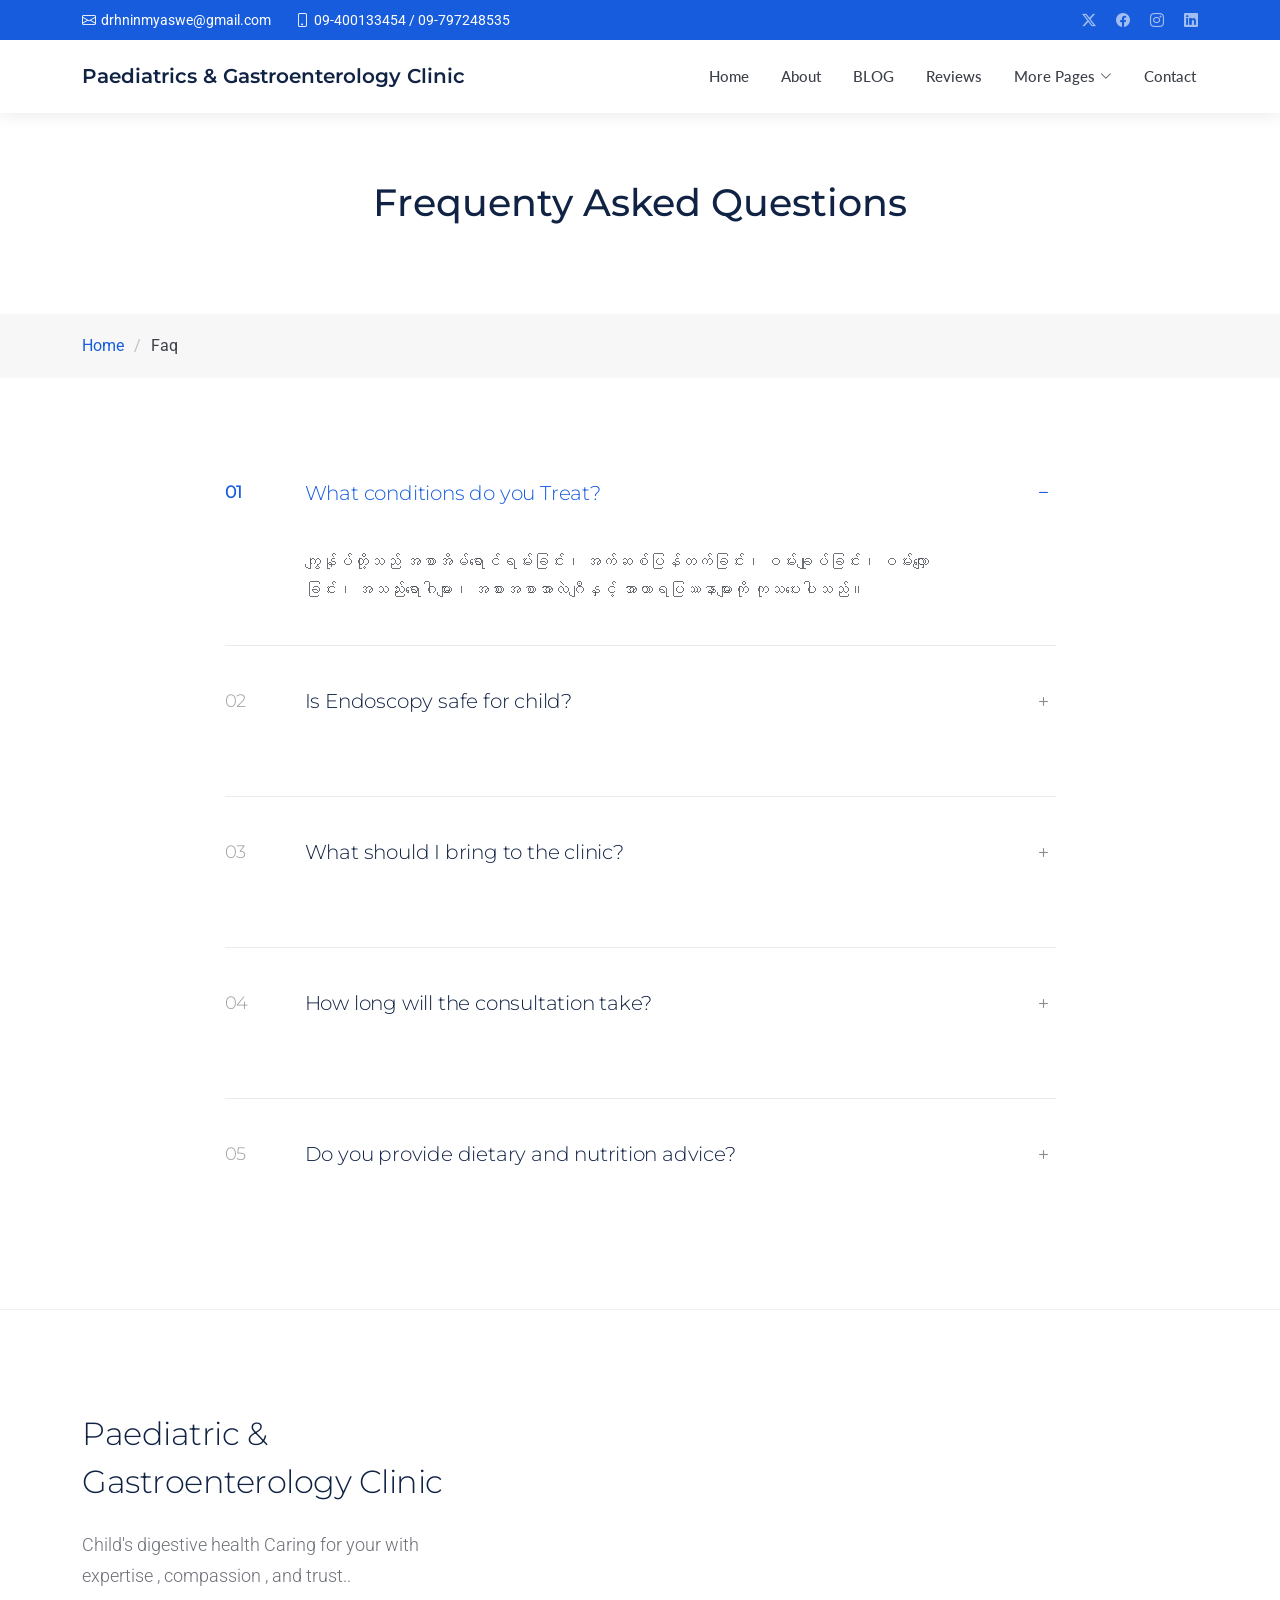
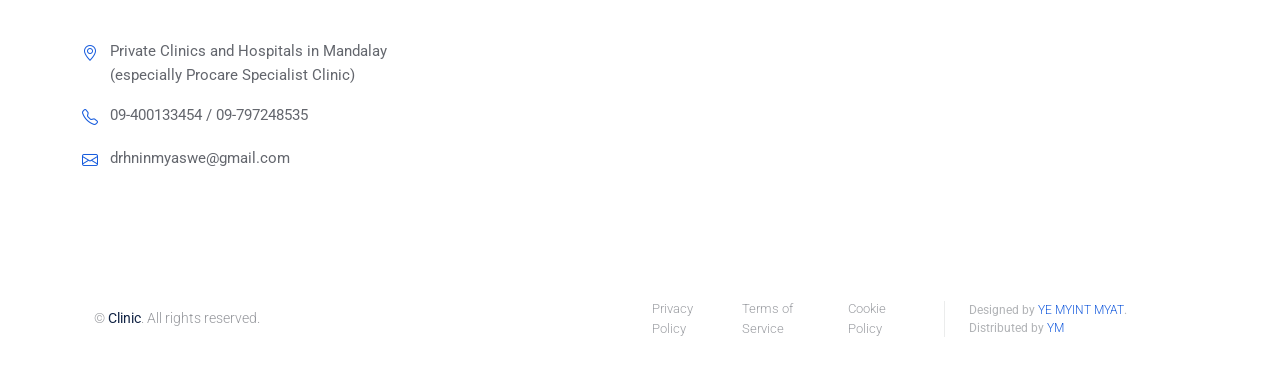
<file: faq.html>
<!DOCTYPE html>
<html lang="en">

<head>
  <meta charset="utf-8">
  <meta content="width=device-width, initial-scale=1.0" name="viewport">
  <title></title>
  <meta name="description" content="">
  <meta name="keywords" content="">

  <!-- Favicons -->
  <link href="assets/img/logo1.jpg" rel="icon">
  <link href="assets/img/apple-touch-icon.png" rel="apple-touch-icon">

  <!-- Fonts -->
  <link href="https://fonts.googleapis.com" rel="preconnect">
  <link href="https://fonts.gstatic.com" rel="preconnect" crossorigin>
  <link
    href="https://fonts.googleapis.com/css2?family=Roboto:ital,wght@0,100;0,300;0,400;0,500;0,700;0,900;1,100;1,300;1,400;1,500;1,700;1,900&family=Montserrat:ital,wght@0,100;0,200;0,300;0,400;0,500;0,600;0,700;0,800;0,900;1,100;1,200;1,300;1,400;1,500;1,600;1,700;1,800;1,900&family=Lato:ital,wght@0,100;0,300;0,400;0,700;0,900;1,100;1,300;1,400;1,700;1,900&display=swap"
    rel="stylesheet">

  <!-- Vendor CSS Files -->
  <link href="assets/vendor/bootstrap/css/bootstrap.min.css" rel="stylesheet">
  <link href="assets/vendor/bootstrap-icons/bootstrap-icons.css" rel="stylesheet">
  <link href="assets/vendor/aos/aos.css" rel="stylesheet">
  <link href="assets/vendor/glightbox/css/glightbox.min.css" rel="stylesheet">
  <link href="assets/vendor/fontawesome-free/css/all.min.css" rel="stylesheet">
  <link href="assets/vendor/swiper/swiper-bundle.min.css" rel="stylesheet">

  <!-- Main CSS File -->
  <link href="assets/css/main.css" rel="stylesheet">

  <!-- =======================================================
  * Template Name: Clinic
  * Template URL: https://bootstrapmade.com/clinic-bootstrap-template/
  * Updated: Jul 23 2025 with Bootstrap v5.3.7
  * Author: BootstrapMade.com
  * License: https://bootstrapmade.com/license/
  ======================================================== -->
</head>

<body class="faq-page">

  <header id="header" class="header fixed-top">

    <div class="topbar d-flex align-items-center dark-background">
      <div class="container d-flex justify-content-center justify-content-md-between">
        <div class="contact-info d-flex align-items-center">
          <i class="bi bi-envelope d-flex align-items-center"><a
              href="mailto:drhninmyaswe@gmail.com">drhninmyaswe@gmail.com</a></i>
          <i class="bi bi-phone d-flex align-items-center ms-4"><span>09-400133454 / 09-797248535</span></i>
        </div>
        <div class="social-links d-none d-md-flex align-items-center">
          <a href="#!" class="twitter"><i class="bi bi-twitter-x"></i></a>
          <a href="#!" class="facebook"><i class="bi bi-facebook"></i></a>
          <a href="#!" class="instagram"><i class="bi bi-instagram"></i></a>
          <a href="#!" class="linkedin"><i class="bi bi-linkedin"></i></a>
        </div>
      </div>
    </div><!-- End Top Bar -->

    <div class="branding d-flex align-items-cente">

      <div class="container position-relative d-flex align-items-center justify-content-between">
        <a href="index.html" class="logo d-flex align-items-center">
          <!-- Uncomment the line below if you also wish to use an image logo -->
          <!-- <img src="assets/img/logo.webp" alt=""> -->
          <h1 class="sitename">Paediatrics & Gastroenterology Clinic</h1>
        </a>

        <nav id="navmenu" class="navmenu">
          <ul>
            <li><a href="index.html">Home</a></li>
            <li><a href="about.html">About</a></li>
           <!-- <li><a href="departments.html">Departments</a></li> -->
            <li><a href="services.html">BLOG</a></li>
             <li><a href="testimonials.html">Reviews</a></li>
           <!-- <li><a href="doctors.html">Doctors</a></li> -->
            <li class="dropdown"><a href="#"><span>More Pages</span> <i
                  class="bi bi-chevron-down toggle-dropdown"></i></a>
              <ul>
                <li><a href="#!">Department Details</a></li>
                <li><a href="#!">Service Details</a></li>
                <li><a href="appointment.html">Appointment</a></li>
                <li><a href="testimonials.html">Reviews</a></li>
                <li><a href="faq.html" class="active">Frequently Asked Questions</a></li>
                <li><a href="gallery.html">Gallery</a></li>
                <li><a href="#1">Terms</a></li>
                <li><a href="#!">Privacy</a></li>
                <li><a href="#!">404</a></li>
              </ul>
           <!-- </li>
            <li class="dropdown"><a href="#"><span>Dropdown</span> <i
                  class="bi bi-chevron-down toggle-dropdown"></i></a>
              <ul>
                <li><a href="#">Dropdown 1</a></li>
                <li class="dropdown"><a href="#"><span>Deep Dropdown</span> <i
                      class="bi bi-chevron-down toggle-dropdown"></i></a>
                  <ul>
                    <li><a href="#">Deep Dropdown 1</a></li>
                    <li><a href="#">Deep Dropdown 2</a></li>
                    <li><a href="#">Deep Dropdown 3</a></li>
                    <li><a href="#">Deep Dropdown 4</a></li>
                    <li><a href="#">Deep Dropdown 5</a></li>
                  </ul>
                </li>
                <li><a href="#">Dropdown 2</a></li>
                <li><a href="#">Dropdown 3</a></li>
                <li><a href="#">Dropdown 4</a></li>
              </ul>
            </li>-->
            <li><a href="contact.html">Contact</a></li>
          </ul>
          <i class="mobile-nav-toggle d-xl-none bi bi-list"></i>
        </nav>

      </div>

    </div>

  </header>

  <main class="main">

    <!-- Page Title -->
    <div class="page-title">
      <div class="heading">
        <div class="container">
          <div class="row d-flex justify-content-center text-center">
            <div class="col-lg-8">
              <h1 class="heading-title">Frequenty Asked Questions</h1>
              <p class="mb-0"></p>
            </div>
          </div>
        </div>
      </div>
      <nav class="breadcrumbs">
        <div class="container">
          <ol>
            <li><a href="index.html">Home</a></li>
            <li class="current">Faq</li>
          </ol>
        </div>
      </nav>
    </div><!-- End Page Title -->

    <!-- Faq Section -->
    <section id="faq" class="faq section">

      <div class="container" data-aos="fade-up" data-aos-delay="100">

        <div class="row justify-content-center">
          <div class="col-lg-9">

            <div class="faq-wrapper">

              <div class="faq-item faq-active" data-aos="fade-up" data-aos-delay="150">
                <div class="faq-header">
                  <span class="faq-number">01</span>
                  <h4>What conditions do you Treat?</h4>
                  <div class="faq-toggle">
                    <i class="bi bi-plus"></i>
                    <i class="bi bi-dash"></i>
                  </div>
                </div>
                <div class="faq-content">
                  <div class="content-inner">
                    <p>ကျွန်ုပ်တို့သည် အစာအိမ်ရောင်ရမ်းခြင်း၊ အက်ဆစ်ပြန်တက်ခြင်း၊ ဝမ်းချုပ်ခြင်း၊ ဝမ်းလျှောခြင်း၊ အသည်းရောဂါများ၊ အစားအစာအာလဲဂျီနှင့် အာဟာရပြဿနာများကို ကုသပေးပါသည်။
                    </p>
                  </div>
                </div>
              </div><!-- End FAQ Item -->

              <div class="faq-item" data-aos="fade-up" data-aos-delay="200">
                <div class="faq-header">
                  <span class="faq-number">02</span>
                  <h4>Is Endoscopy safe for child?</h4>
                  <div class="faq-toggle">
                    <i class="bi bi-plus"></i>
                    <i class="bi bi-dash"></i>
                  </div>
                </div>
                <div class="faq-content">
                  <div class="content-inner">
                    <p>ကျွမ်းကျင်သော ဆရာဝန်များက စနစ်တကျ ပြုလုပ်ပါက endoscopy သည် ကလေးများအတွက် လုံခြုံသော စစ်ဆေးနည်းဖြစ်ပါသည်။</p>
                  </div>
                </div>
              </div><!-- End FAQ Item -->

              <div class="faq-item" data-aos="fade-up" data-aos-delay="250">
                <div class="faq-header">
                  <span class="faq-number">03</span>
                  <h4>What should I bring to the clinic?</h4>
                  <div class="faq-toggle">
                    <i class="bi bi-plus"></i>
                    <i class="bi bi-dash"></i>
                  </div>
                </div>
                <div class="faq-content">
                  <div class="content-inner">
                    <p>ယခင်ဆေးမှတ်တမ်းများ၊ စစ်ဆေးချက်အဖြေများနှင့် လက်ရှိသောက်နေသော ဆေးဝါးများကို ယူဆောင်လာပါရန် တောင်းဆိုပါသည်။
                      </p>
                      </div>
                </div>
              </div><!-- End FAQ Item -->

              <div class="faq-item" data-aos="fade-up" data-aos-delay="300">
                <div class="faq-header">
                  <span class="faq-number">04</span>
                  <h4>How long will the consultation take?</h4>
                  <div class="faq-toggle">
                    <i class="bi bi-plus"></i>
                    <i class="bi bi-dash"></i>
                  </div>
                </div>
                <div class="faq-content">
                  <div class="content-inner">
                    <p>ကလေး၏ ရောဂါအခြေအနေအပေါ်မူတည်၍ ဆေးစစ်ချိန်သည် ၂၀ မှ ၃၀ မိနစ်ခန့် ကြာမြင့်နိုင်ပါသည်။</p>
                  </div>
                </div>
              </div><!-- End FAQ Item -->

              <div class="faq-item" data-aos="fade-up" data-aos-delay="350">
                <div class="faq-header">
                  <span class="faq-number">05</span>
                  <h4>Do you provide dietary and nutrition advice?</h4>
                  <div class="faq-toggle">
                    <i class="bi bi-plus"></i>
                    <i class="bi bi-dash"></i>
                  </div>
                </div>
                <div class="faq-content">
                  <div class="content-inner">
                    <p>ဟုတ်ကဲ့၊ ကလေး၏ အစာကြေစနစ်နှင့် ကြီးထွားမှုကို ကူညီရန် အစားအစာနှင့် အာဟာရအကြံပေးမှုများကို ပေးပါသည်။ </p>
                  </div>
                </div>
              </div><!-- End FAQ IteAtm -->

            </div>

          </div>
        </div>

      </div>

    </section><!-- /Faq Section -->

  </main>

  <footer id="footer" class="footer-16 footer position-relative">

    <div class="container">

      <div class="footer-main" data-aos="fade-up" data-aos-delay="100">
        <div class="row align-items-start">

          <div class="col-lg-5">
            <div class="brand-section">
              <a href="index.html" class="logo d-flex align-items-center mb-4">
                <span class="sitename"> Paediatric & Gastroenterology Clinic</span>
              </a>
              <p class="brand-description">Child's digestive health Caring for your with expertise , compassion , and trust..</p>

              <div class="contact-info mt-5">
                <div class="contact-item">
                  <i class="bi bi-geo-alt"></i>
                  <span>Private Clinics and Hospitals in Mandalay <br>(especially Procare Specialist Clinic)</span>
                </div>
                <div class="contact-item">
                  <i class="bi bi-telephone"></i>
                  <span>09-400133454 / 09-797248535</span>
                </div>
                <div class="contact-item">
                  <i class="bi bi-envelope"></i>
                  <span>drhninmyaswe@gmail.com</span>
                </div>
              </div>
            </div>
          </div>

          <div class="col-lg-7">
            <div class="footer-nav-wrapper">
             <!-- <div class="row">

                <div class="col-6 col-lg-3">
                  <div class="nav-column">
                    <h6>Studio</h6>
                    <nav class="footer-nav">
                      <a href="#!">Our Story</a>
                      <a href="#!">Design Process</a>
                      <a href="#!">Portfolio</a>
                      <a href="#!">Case Studies</a>
                      <a href="#!">Awards</a>
                    </nav>
                  </div>
                </div>

                <div class="col-6 col-lg-3">
                  <div class="nav-column">
                    <h6>Services</h6>
                    <nav class="footer-nav">
                      <a href="#!">Brand Identity</a>
                      <a href="#!">Web Design</a>
                      <a href="#!">Mobile Apps</a>
                      <a href="#!">Digital Strategy</a>
                      <a href="#!">Consultation</a>
                    </nav>
                  </div>
                </div>

                <div class="col-6 col-lg-3">
                  <div class="nav-column">
                    <h6>Resources</h6>
                    <nav class="footer-nav">
                      <a href="#!">Design Blog</a>
                      <a href="#!">Style Guide</a>
                      <a href="#!">Free Assets</a>
                      <a href="#!">Tutorials</a>
                      <a href="#!">Inspiration</a>
                    </nav>
                  </div>
                </div>

                <div class="col-6 col-lg-3">
                  <div class="nav-column">
                    <h6>Connect</h6>
                    <nav class="footer-nav">
                      <a href="#!">Start Project</a>
                      <a href="#!">Schedule Call</a>
                      <a href="#!">Join Newsletter</a>
                      <a href="#!">Follow Updates</a>
                      <a href="#!">Partnership</a>
                    </nav>
                  </div>
                </div>

              </div>
            </div>-->
          </div>

        </div>
      </div>

    </div>

    <div class="footer-bottom">
      <div class="container">
        <div class="bottom-content" data-aos="fade-up" data-aos-delay="300">
          <div class="row align-items-center">

            <div class="col-lg-6">
              <div class="copyright">
                <p>© <span class="sitename">Clinic</span>. All rights reserved.</p>
              </div>
            </div>

            <div class="col-lg-6">
              <div class="legal-links">
                <a href="#!">Privacy Policy</a>
                <a href="#!">Terms of Service</a>
                <a href="#!">Cookie Policy</a>
                <div class="credits">
                  <!-- All the links in the footer should remain intact. -->
                  <!-- You can delete the links only if you've purchased the pro version. -->
                  <!-- Licensing information: https://bootstrapmade.com/license/ -->
                  <!-- Purchase the pro version with working PHP/AJAX contact form: [buy-url] -->
                  Designed by <a href="#!">YE MYINT MYAT</a>. Distributed by <a
                    href="#!" target="_blank">YM</a>
                </div>
              </div>
            </div>

          </div>
        </div>
      </div>
    </div>

  </footer>

  <!-- Scroll Top -->
  <a href="#!" id="scroll-top" class="scroll-top d-flex align-items-center justify-content-center"><i
      class="bi bi-arrow-up-short"></i></a>

  <!-- Preloader -->
  <div id="preloader"></div>

  <!-- Vendor JS Files -->
  <script src="assets/vendor/bootstrap/js/bootstrap.bundle.min.js"></script>
  <script src="assets/vendor/php-email-form/validate.js"></script>
  <script src="assets/vendor/aos/aos.js"></script>
  <script src="assets/vendor/glightbox/js/glightbox.min.js"></script>
  <script src="assets/vendor/purecounter/purecounter_vanilla.js"></script>
  <script src="assets/vendor/swiper/swiper-bundle.min.js"></script>

  <!-- Main JS File -->
  <script src="assets/js/main.js"></script>

</body>

</html>
</file>
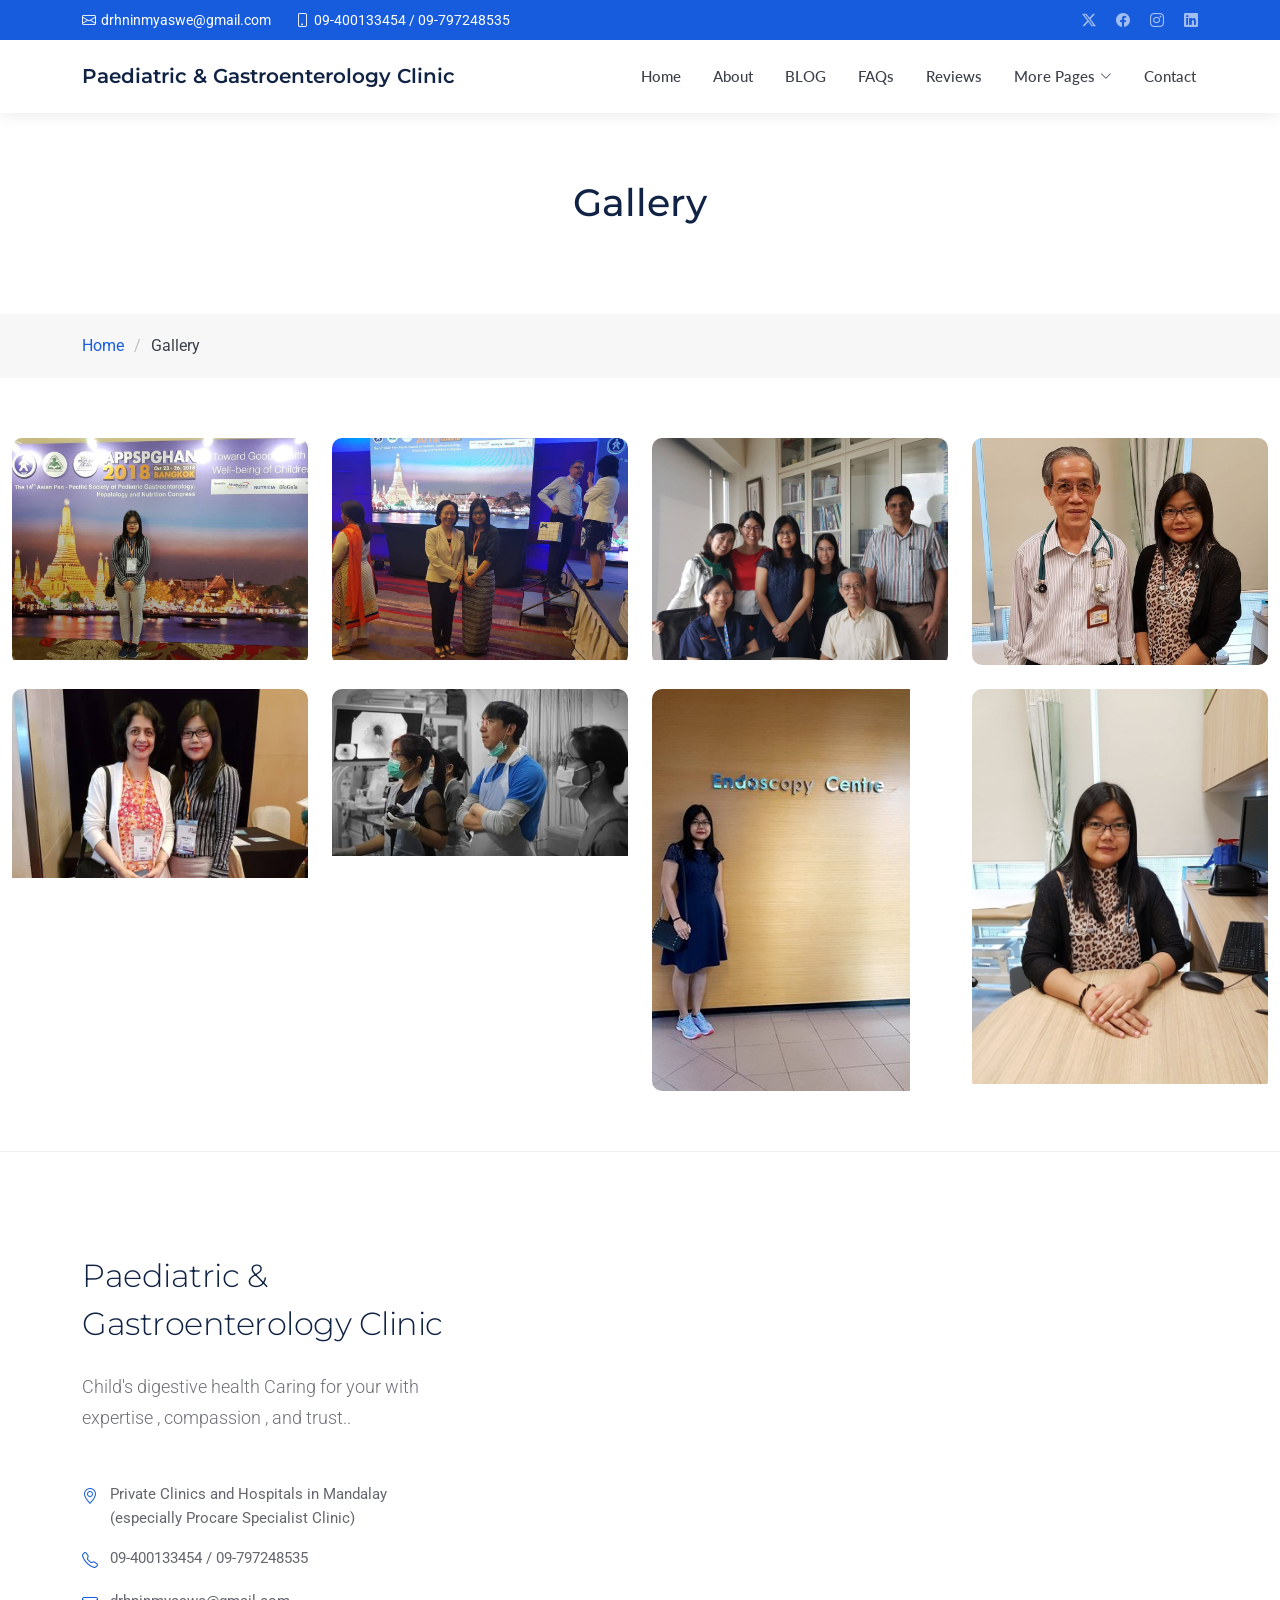
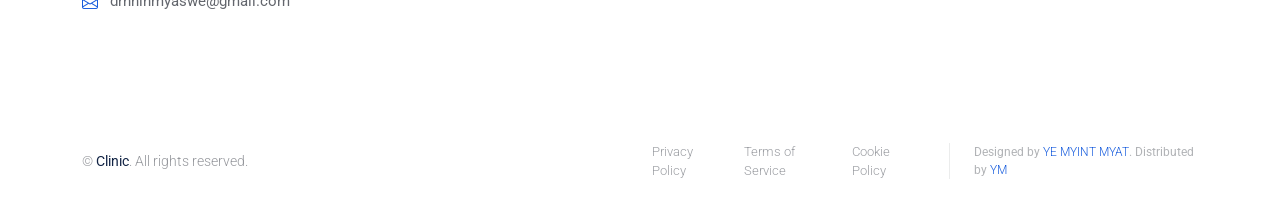
<file: gallery.html>
<!DOCTYPE html>
<html lang="en">

<head>
  <meta charset="utf-8">
  <meta content="width=device-width, initial-scale=1.0" name="viewport">
  <title>Gallery</title>
  <meta name="description" content="">
  <meta name="keywords" content="">

  <!-- Favicons -->
  <link href="assets/img/favicon.png" rel="icon">
  <link href="assets/img/apple-touch-icon.png" rel="apple-touch-icon">

  <!-- Fonts -->
  <link href="https://fonts.googleapis.com" rel="preconnect">
  <link href="https://fonts.gstatic.com" rel="preconnect" crossorigin>
  <link
    href="https://fonts.googleapis.com/css2?family=Roboto:ital,wght@0,100;0,300;0,400;0,500;0,700;0,900;1,100;1,300;1,400;1,500;1,700;1,900&family=Montserrat:ital,wght@0,100;0,200;0,300;0,400;0,500;0,600;0,700;0,800;0,900;1,100;1,200;1,300;1,400;1,500;1,600;1,700;1,800;1,900&family=Lato:ital,wght@0,100;0,300;0,400;0,700;0,900;1,100;1,300;1,400;1,700;1,900&display=swap"
    rel="stylesheet">

  <!-- Vendor CSS Files -->
  <link href="assets/vendor/bootstrap/css/bootstrap.min.css" rel="stylesheet">
  <link href="assets/vendor/bootstrap-icons/bootstrap-icons.css" rel="stylesheet">
  <link href="assets/vendor/aos/aos.css" rel="stylesheet">
  <link href="assets/vendor/glightbox/css/glightbox.min.css" rel="stylesheet">
  <link href="assets/vendor/fontawesome-free/css/all.min.css" rel="stylesheet">
  <link href="assets/vendor/swiper/swiper-bundle.min.css" rel="stylesheet">

  <!-- Main CSS File -->
  <link href="assets/css/main.css" rel="stylesheet">

  <!-- =======================================================
  * Template Name: Clinic
  * Template URL: https://bootstrapmade.com/clinic-bootstrap-template/
  * Updated: Jul 23 2025 with Bootstrap v5.3.7
  * Author: BootstrapMade.com
  * License: https://bootstrapmade.com/license/
  ======================================================== -->
</head>

<body class="gallery-page">

  <header id="header" class="header fixed-top">

    <div class="topbar d-flex align-items-center dark-background">
      <div class="container d-flex justify-content-center justify-content-md-between">
        <div class="contact-info d-flex align-items-center">
          <i class="bi bi-envelope d-flex align-items-center"><a
              href="mailto:contact@example.com">drhninmyaswe@gmail.com</a></i>
          <i class="bi bi-phone d-flex align-items-center ms-4"><span>09-400133454 / 09-797248535</span></i>
        </div>
        <div class="social-links d-none d-md-flex align-items-center">
          <a href="#!" class="twitter"><i class="bi bi-twitter-x"></i></a>
          <a href="#!" class="facebook"><i class="bi bi-facebook"></i></a>
          <a href="#!" class="instagram"><i class="bi bi-instagram"></i></a>
          <a href="#!" class="linkedin"><i class="bi bi-linkedin"></i></a>
        </div>
      </div>
    </div><!-- End Top Bar -->

    <div class="branding d-flex align-items-cente">

      <div class="container position-relative d-flex align-items-center justify-content-between">
        <a href="index.html" class="logo d-flex align-items-center">
          <!-- Uncomment the line below if you also wish to use an image logo -->
          <!-- <img src="assets/img/logo.webp" alt=""> -->
          <h1 class="sitename">Paediatric & Gastroenterology Clinic</h1>
        </a>

        <nav id="navmenu" class="navmenu">
          <ul>
            <li><a href="index.html">Home</a></li>
            <li><a href="about.html">About</a></li>
            
            <li><a href="services.html">BLOG</a></li>
              <li><a href="faq.html">FAQs</a></li>
             <li><a href="testimonials.html">Reviews</a></li>
            <li class="dropdown"><a href="#"><span>More Pages</span> <i
                  class="bi bi-chevron-down toggle-dropdown"></i></a>
              <ul>
                <li><a href="#!">Department Details</a></li>
                <li><a href="#!">Service Details</a></li>
                <li><a href="appointment.html">Appointment</a></li>
                <li><a href="testimonials.html">Reviews</a></li>
                <li><a href="faq.html">Frequently Asked Questions</a></li>
                <li><a href="gallery.html" class="active">Gallery</a></li>
                <li><a href="#!">Terms</a></li>
                <li><a href="#1">Privacy</a></li>
                <li><a href="#!">404</a></li>
              </ul>
            </li>
           <!-- <li class="dropdown"><a href="#"><span>Dropdown</span> <i
                  class="bi bi-chevron-down toggle-dropdown"></i></a>
              <ul>
                <li><a href="#">Dropdown 1</a></li>
                <li class="dropdown"><a href="#"><span>Deep Dropdown</span> <i
                      class="bi bi-chevron-down toggle-dropdown"></i></a>
                  <ul>
                    <li><a href="#">Deep Dropdown 1</a></li>
                    <li><a href="#">Deep Dropdown 2</a></li>
                    <li><a href="#">Deep Dropdown 3</a></li>
                    <li><a href="#">Deep Dropdown 4</a></li>
                    <li><a href="#">Deep Dropdown 5</a></li>
                  </ul>
                </li>
                <li><a href="#">Dropdown 2</a></li>
                <li><a href="#">Dropdown 3</a></li>
                <li><a href="#">Dropdown 4</a></li>
              </ul>
            </li>-->
            <li><a href="contact.html">Contact</a></li>
          </ul>
          <i class="mobile-nav-toggle d-xl-none bi bi-list"></i>
        </nav>

      </div>

    </div>

  </header>

  <main class="main">

    <!-- Page Title -->
    <div class="page-title">
      <div class="heading">
        <div class="container">
          <div class="row d-flex justify-content-center text-center">
            <div class="col-lg-8">
              <h1 class="heading-title">Gallery</h1>
              <p class="mb-0">
                
              </p>
            </div>
          </div>
        </div>
      </div>
      <nav class="breadcrumbs">
        <div class="container">
          <ol>
            <li><a href="index.html">Home</a></li>
            <li class="current">Gallery</li>
          </ol>
        </div>
      </nav>
    </div><!-- End Page Title -->

    <!-- Gallery Section -->
    <section id="gallery" class="gallery section">

      <div class="container-fluid" data-aos="fade-up" data-aos-delay="100">

        <div class="row gy-4 justify-content-center">

          <div class="col-xl-3 col-lg-4 col-md-6">
            <div class="gallery-item h-100">
              <img src="assets/img/health/bankok.jpg" class="img-fluid" alt="">
              <div class="gallery-links d-flex align-items-center justify-content-center">
                <a href="assets/img/health/bankok.jpg" title="Gallery 1" class="glightbox preview-link"><i
                    class="bi bi-arrows-angle-expand"></i></a>
                <a href="gallery-single.html" class="details-link"><i class="bi bi-link-45deg"></i></a>
              </div>
            </div>
          </div><!-- End Gallery Item -->

          <div class="col-xl-3 col-lg-4 col-md-6">
            <div class="gallery-item h-100">
              <img src="assets/img/health/Marion.jpg" class="img-fluid" alt="">
              <div class="gallery-links d-flex align-items-center justify-content-center">
                <a href="assets/img/health/Marion.jpg" title="Gallery 2" class="glightbox preview-link"><i
                    class="bi bi-arrows-angle-expand"></i></a>
                <a href="gallery-single.html" class="details-link"><i class="bi bi-link-45deg"></i></a>
              </div>
            </div>
          </div><!-- End Gallery Item -->

          <div class="col-xl-3 col-lg-4 col-md-6">
            <div class="gallery-item h-100">
              <img src="assets/img/health/NMSgp.jpg" class="img-fluid" alt="">
              <div class="gallery-links d-flex align-items-center justify-content-center">
                <a href="assets/img/health/NMSgp.jpg" title="Gallery 3" class="glightbox preview-link"><i
                    class="bi bi-arrows-angle-expand"></i></a>
                <a href="gallery-single.html" class="details-link"><i class="bi bi-link-45deg"></i></a>
              </div>
            </div>
          </div><!-- End Gallery Item -->

          <div class="col-xl-3 col-lg-4 col-md-6">
            <div class="gallery-item h-100">
              <img src="assets/img/health/quak.jpg" class="img-fluid" alt="">
              <div class="gallery-links d-flex align-items-center justify-content-center">
                <a href="assets/img/health/quak.jpg" title="Gallery 4" class="glightbox preview-link"><i
                    class="bi bi-arrows-angle-expand"></i></a>
                <a href="gallery-single.html" class="details-link"><i class="bi bi-link-45deg"></i></a>
              </div>
            </div>
          </div><!-- End Gallery Item -->

          <div class="col-xl-3 col-lg-4 col-md-6">
            <div class="gallery-item h-100">
              <img src="assets/img/health/winita.jpg" class="img-fluid" alt="">
              <div class="gallery-links d-flex align-items-center justify-content-center">
                <a href="assets/img/health/winita.jpg" title="Gallery 5" class="glightbox preview-link"><i
                    class="bi bi-arrows-angle-expand"></i></a>
                <a href="gallery-single.html" class="details-link"><i class="bi bi-link-45deg"></i></a>
              </div>
            </div>
          </div><!-- End Gallery Item -->

          <div class="col-xl-3 col-lg-4 col-md-6">
            <div class="gallery-item h-100">
              <img src="assets/img/health/NMS2.jpg" class="img-fluid" alt="">
              <div class="gallery-links d-flex align-items-center justify-content-center">
                <a href="assets/img/health/NMS2.jpg" title="Gallery 6" class="glightbox preview-link"><i
                    class="bi bi-arrows-angle-expand"></i></a>
                <a href="gallery-single.html" class="details-link"><i class="bi bi-link-45deg"></i></a>
              </div>
            </div>
          </div><!-- End Gallery Item -->

          <div class="col-xl-3 col-lg-4 col-md-6">
            <div class="gallery-item h-100">
              <img src="assets/img/health/NMS3.jpg" class="img-fluid" alt="">
              <div class="gallery-links d-flex align-items-center justify-content-center">
                <a href="assets/img/NMS3/gallery-7.webp" title="Gallery 7" class="glightbox preview-link"><i
                    class="bi bi-arrows-angle-expand"></i></a>
                <a href="gallery-single.html" class="details-link"><i class="bi bi-link-45deg"></i></a>
              </div>
            </div>
          </div><!-- End Gallery Item -->

          <div class="col-xl-3 col-lg-4 col-md-6">
            <div class="gallery-item h-100">
              <img src="assets/img/NMS1.jpg" class="img-fluid" alt="">
              <div class="gallery-links d-flex align-items-center justify-content-center">
                <a href="assets/img/NMS1.jpg" title="Gallery 8" class="glightbox preview-link"><i
                    class="bi bi-arrows-angle-expand"></i></a>
                <a href="gallery-single.html" class="details-link"><i class="bi bi-link-45deg"></i></a>
              </div>
            </div>
          </div><!-- End Gallery Item -->

        </div>

      </div>

    </section><!-- /Gallery Section -->

  </main>

  <footer id="footer" class="footer-16 footer position-relative">

    <div class="container">

      <div class="footer-main" data-aos="fade-up" data-aos-delay="100">
        <div class="row align-items-start">

          <div class="col-lg-5">
            <div class="brand-section">
              <a href="index.html" class="logo d-flex align-items-center mb-4">
                <span class="sitename">Paediatric & Gastroenterology Clinic</span>
              </a>
              <p class="brand-description">Child's digestive health Caring for your with expertise , compassion , and trust..</p>

              <div class="contact-info mt-5">
                <div class="contact-item">
                  <i class="bi bi-geo-alt"></i>
                  <span>Private Clinics and Hospitals in Mandalay <br>(especially Procare Specialist Clinic)</span>
                </div>
                <div class="contact-item">
                  <i class="bi bi-telephone"></i>
                  <span>09-400133454 / 09-797248535</span>
                </div>
                <div class="contact-item">
                  <i class="bi bi-envelope"></i>
                  <span>drhninmyaswe@gmail.com</span>
                </div>
              </div>
            </div>
          </div>

          <div class="col-lg-7">
            <div class="footer-nav-wrapper">
              <!--<div class="row">

                <div class="col-6 col-lg-3">
                  <div class="nav-column">
                    <h6>Studio</h6>
                    <nav class="footer-nav">
                      <a href="#!">Our Story</a>
                      <a href="#!">Design Process</a>
                      <a href="#!">Portfolio</a>
                      <a href="#!">Case Studies</a>
                      <a href="#!">Awards</a>
                    </nav>
                  </div>
                </div>

                <div class="col-6 col-lg-3">
                  <div class="nav-column">
                    <h6>Services</h6>
                    <nav class="footer-nav">
                      <a href="#!">Brand Identity</a>
                      <a href="#!">Web Design</a>
                      <a href="#!">Mobile Apps</a>
                      <a href="#!">Digital Strategy</a>
                      <a href="#!">Consultation</a>
                    </nav>
                  </div>
                </div>

                <div class="col-6 col-lg-3">
                  <div class="nav-column">
                    <h6>Resources</h6>
                    <nav class="footer-nav">
                      <a href="#!">Design Blog</a>
                      <a href="#!">Style Guide</a>
                      <a href="#!">Free Assets</a>
                      <a href="#!">Tutorials</a>
                      <a href="#!">Inspiration</a>
                    </nav>
                  </div>
                </div>

                <div class="col-6 col-lg-3">
                  <div class="nav-column">
                    <h6>Connect</h6>
                    <nav class="footer-nav">
                      <a href="#!">Start Project</a>
                      <a href="#!">Schedule Call</a>
                      <a href="#!">Join Newsletter</a>
                      <a href="#!">Follow Updates</a>
                      <a href="#!">Partnership</a>
                    </nav>
                  </div>
                </div>

              </div>-->
            </div>
          </div>

        </div>
      </div>

    </div>

    <div class="footer-bottom">
      <div class="container">
        <div class="bottom-content" data-aos="fade-up" data-aos-delay="300">
          <div class="row align-items-center">

            <div class="col-lg-6">
              <div class="copyright">
                <p>© <span class="sitename">Clinic</span>. All rights reserved.</p>
              </div>
            </div>

            <div class="col-lg-6">
              <div class="legal-links">
                <a href="#!">Privacy Policy</a>
                <a href="#!">Terms of Service</a>
                <a href="#!">Cookie Policy</a>
                <div class="credits">
                  <!-- All the links in the footer should remain intact. -->
                  <!-- You can delete the links only if you've purchased the pro version. -->
                  <!-- Licensing information: https://bootstrapmade.com/license/ -->
                  <!-- Purchase the pro version with working PHP/AJAX contact form: [buy-url] -->
                  Designed by <a href="#!">YE MYINT MYAT</a>. Distributed by <a
                    href="" target="_blank">YM</a>
                </div>
              </div>
            </div>

          </div>
        </div>
      </div>
    </div>

  </footer>

  <!-- Scroll Top -->
  <a href="#!" id="scroll-top" class="scroll-top d-flex align-items-center justify-content-center"><i
      class="bi bi-arrow-up-short"></i></a>

  <!-- Preloader -->
  <div id="preloader"></div>

  <!-- Vendor JS Files -->
  <script src="assets/vendor/bootstrap/js/bootstrap.bundle.min.js"></script>
  <script src="assets/vendor/php-email-form/validate.js"></script>
  <script src="assets/vendor/aos/aos.js"></script>
  <script src="assets/vendor/glightbox/js/glightbox.min.js"></script>
  <script src="assets/vendor/purecounter/purecounter_vanilla.js"></script>
  <script src="assets/vendor/swiper/swiper-bundle.min.js"></script>

  <!-- Main JS File -->
  <script src="assets/js/main.js"></script>

</body>

</html>
</file>
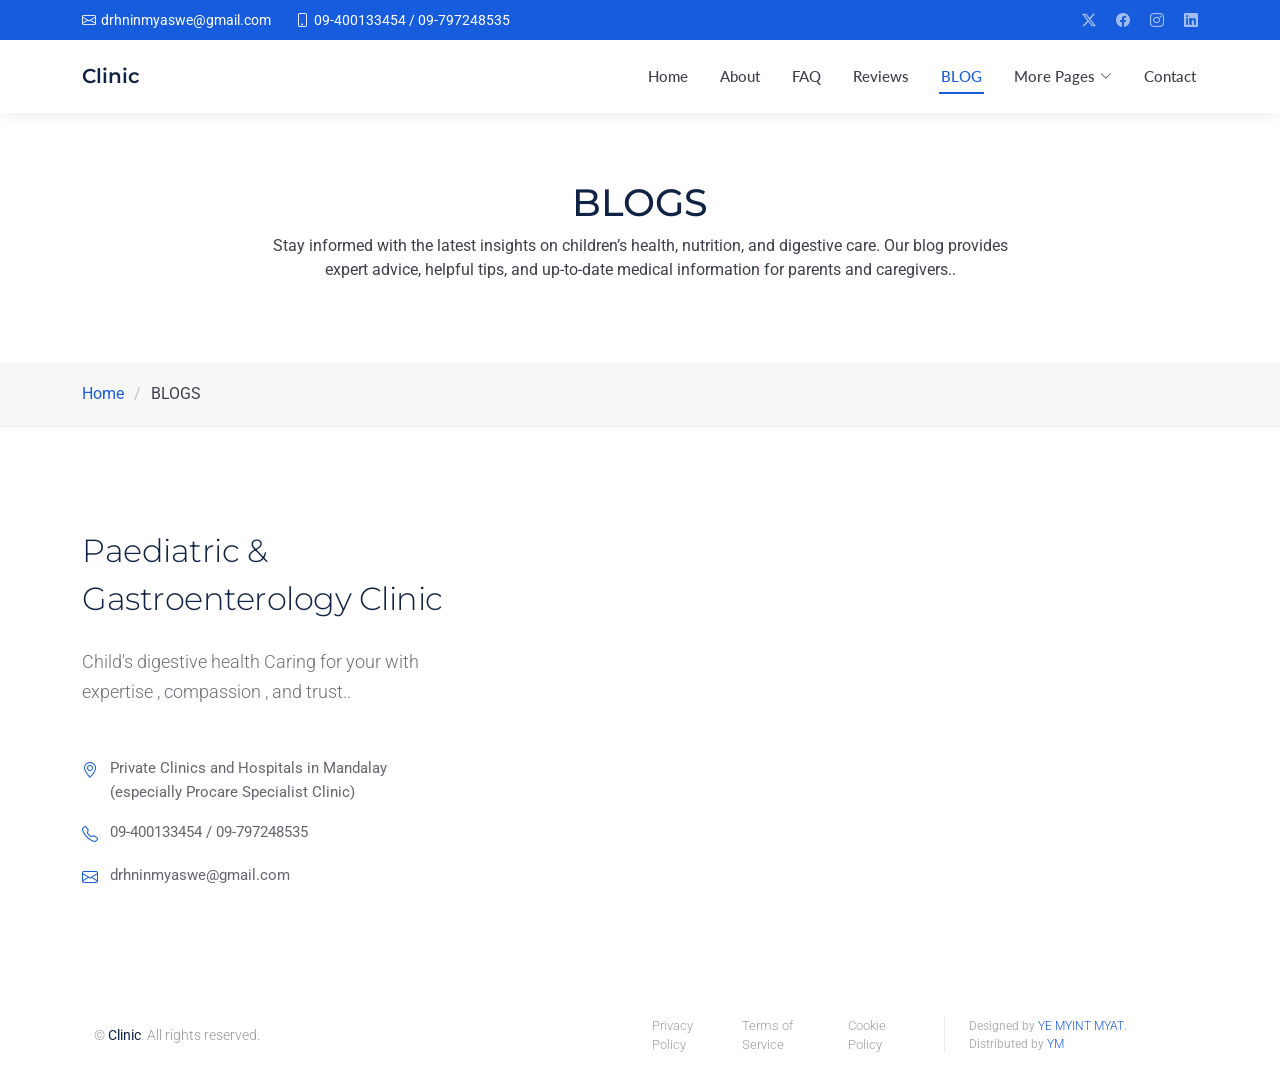
<file: services.html>
<!DOCTYPE html>
<html lang="en">

<head>
  <meta charset="utf-8">
  <meta content="width=device-width, initial-scale=1.0" name="viewport">
  <title>BLOG</title>
  <meta name="description" content="">
  <meta name="keywords" content="">

  <!-- Favicons -->
  <link href="assets/img/logo1.jpg" rel="icon">
  <link href="assets/img/apple-touch-icon.png" rel="apple-touch-icon">

  <!-- Fonts -->
  <link href="https://fonts.googleapis.com" rel="preconnect">
  <link href="https://fonts.gstatic.com" rel="preconnect" crossorigin>
  <link
    href="https://fonts.googleapis.com/css2?family=Roboto:ital,wght@0,100;0,300;0,400;0,500;0,700;0,900;1,100;1,300;1,400;1,500;1,700;1,900&family=Montserrat:ital,wght@0,100;0,200;0,300;0,400;0,500;0,600;0,700;0,800;0,900;1,100;1,200;1,300;1,400;1,500;1,600;1,700;1,800;1,900&family=Lato:ital,wght@0,100;0,300;0,400;0,700;0,900;1,100;1,300;1,400;1,700;1,900&display=swap"
    rel="stylesheet">

  <!-- Vendor CSS Files -->
  <link href="assets/vendor/bootstrap/css/bootstrap.min.css" rel="stylesheet">
  <link href="assets/vendor/bootstrap-icons/bootstrap-icons.css" rel="stylesheet">
  <link href="assets/vendor/aos/aos.css" rel="stylesheet">
  <link href="assets/vendor/glightbox/css/glightbox.min.css" rel="stylesheet">
  <link href="assets/vendor/fontawesome-free/css/all.min.css" rel="stylesheet">
  <link href="assets/vendor/swiper/swiper-bundle.min.css" rel="stylesheet">

  <!-- Main CSS File -->
  <link href="assets/css/main.css" rel="stylesheet">

  <!-- =======================================================
  * Template Name: Clinic
  * Template URL: https://bootstrapmade.com/clinic-bootstrap-template/
  * Updated: Jul 23 2025 with Bootstrap v5.3.7
  * Author: BootstrapMade.com
  * License: https://bootstrapmade.com/license/
  ======================================================== -->
</head>

<body class="services-page">

  <header id="header" class="header fixed-top">

    <div class="topbar d-flex align-items-center dark-background">
      <div class="container d-flex justify-content-center justify-content-md-between">
        <div class="contact-info d-flex align-items-center">
          <i class="bi bi-envelope d-flex align-items-center"><a
              href="mailto:drhninnyaswe@gmail.com">drhninmyaswe@gmail.com</a></i>
          <i class="bi bi-phone d-flex align-items-center ms-4"><span>09-400133454 / 09-797248535</span></i>
        </div>
        <div class="social-links d-none d-md-flex align-items-center">
          <a href="#!" class="twitter"><i class="bi bi-twitter-x"></i></a>
          <a href="#!" class="facebook"><i class="bi bi-facebook"></i></a>
          <a href="#!" class="instagram"><i class="bi bi-instagram"></i></a>
          <a href="#!" class="linkedin"><i class="bi bi-linkedin"></i></a>
        </div>
      </div>
    </div><!-- End Top Bar -->

    <div class="branding d-flex align-items-cente">

      <div class="container position-relative d-flex align-items-center justify-content-between">
        <a href="index.html" class="logo d-flex align-items-center">
          <!-- Uncomment the line below if you also wish to use an image logo -->
          <!-- <img src="assets/img/logo.webp" alt=""> -->
          <h1 class="sitename">Clinic</h1>
        </a>

        <nav id="navmenu" class="navmenu">
          <ul>
            <li><a href="index.html">Home</a></li>
            <li><a href="about.html">About</a></li>
            <li><a href="faq.html">FAQ</a></li>
             <li><a href="testimonials.html">Reviews</a></li>
            <!--<li><a href="departments.html">Departments</a></li>-->
            <li><a href="services.html" class="active">BLOG</a></li>
            <!--<li><a href="doctors.html">Doctors</a></li>-->
            <li class="dropdown"><a href="#"><span>More Pages</span> <i
                  class="bi bi-chevron-down toggle-dropdown"></i></a>
              <ul>
                <li><a href="#!">Department Details</a></li>
                <li><a href="#!">Service Details</a></li>
        
                <li><a href="faq.html">Frequently Asked Questions</a></li>
                <li><a href="gallery.html">Gallery</a></li>
                <li><a href="#!">Terms</a></li>
                <li><a href="#!">Privacy</a></li>
                <li><a href="#!">404</a></li>
              </ul>
            </li>
           <!-- <li class="dropdown"><a href="#"><span>Dropdown</span> <i
                  class="bi bi-chevron-down toggle-dropdown"></i></a>
              <ul>
                <li><a href="#">Dropdown 1</a></li>
                <li class="dropdown"><a href="#"><span>Deep Dropdown</span> <i
                      class="bi bi-chevron-down toggle-dropdown"></i></a>
                  <ul>
                    <li><a href="#">Deep Dropdown 1</a></li>
                    <li><a href="#">Deep Dropdown 2</a></li>
                    <li><a href="#">Deep Dropdown 3</a></li>
                    <li><a href="#">Deep Dropdown 4</a></li>
                    <li><a href="#">Deep Dropdown 5</a></li>
                  </ul>
                </li>
                <li><a href="#">Dropdown 2</a></li>
                <li><a href="#">Dropdown 3</a></li>
                <li><a href="#">Dropdown 4</a></li>
              </ul>
            </li>-->
            <li><a href="contact.html">Contact</a></li>
          </ul>
          <i class="mobile-nav-toggle d-xl-none bi bi-list"></i>
        </nav>

      </div>

    </div>

  </header>

  <main class="main">

    <!-- Page Title -->
    <div class="page-title">
      <div class="heading">
        <div class="container">
          <div class="row d-flex justify-content-center text-center">
            <div class="col-lg-8">
              <h1 class="heading-title">BLOGS</h1>
              <p class="mb-0">
                Stay informed with the latest insights on children’s health, nutrition, and digestive care.
Our blog provides expert advice, helpful tips, and up-to-date medical information for parents and caregivers..
              </p>
            </div>
          </div>
        </div>
      </div>
      <nav class="breadcrumbs">
        <div class="container">
          <ol>
            <li><a href="index.html">Home</a></li>
            <li class="current">BLOGS</li>
          </ol>
        </div>
      </nav>
    </div><!-- End Page Title -->

    <!-- Services Section -->
   <!-- <section id="services" class="services section">

      <div class="container" data-aos="fade-up" data-aos-delay="100">

        <div class="row gy-4">

          <div class="col-lg-4 col-md-6" data-aos="fade-up" data-aos-delay="200">
            <div class="service-item">
              <div class="service-image">
                <img src="assets/img/health/cardiology-2.webp" alt="Cardiology Services" class="img-fluid">
                <div class="service-overlay">
                  <i class="fas fa-heartbeat"></i>
                </div>
              </div>
              <div class="service-content">
                <h3>Cardiology</h3>
                <p>Comprehensive heart care with advanced diagnostic tools and treatment options for cardiovascular
                  conditions.</p>
                <div class="service-features">
                  <span class="feature-item"><i class="fas fa-check"></i> ECG Testing</span>
                  <span class="feature-item"><i class="fas fa-check"></i> Heart Surgery</span>
                </div>
                <a href="service-details.html" class="service-btn">
                  <span>Learn More</span>
                  <i class="fas fa-arrow-right"></i>
                </a>
              </div>
            </div>
          </div>

          <div class="col-lg-4 col-md-6" data-aos="fade-up" data-aos-delay="250">
            <div class="service-item">
              <div class="service-image">
                <img src="assets/img/health/neurology-3.webp" alt="Neurology Services" class="img-fluid">
                <div class="service-overlay">
                  <i class="fas fa-brain"></i>
                </div>
              </div>
              <div class="service-content">
                <h3>Neurology</h3>
                <p>Expert neurological care for brain and nervous system disorders with state-of-the-art imaging
                  technology.</p>
                <div class="service-features">
                  <span class="feature-item"><i class="fas fa-check"></i> MRI Scans</span>
                  <span class="feature-item"><i class="fas fa-check"></i> Stroke Care</span>
                </div>
                <a href="service-details.html" class="service-btn">
                  <span>Learn More</span>
                  <i class="fas fa-arrow-right"></i>
                </a>
              </div>
            </div>
          </div>  End Service Item 

          <div class="col-lg-4 col-md-6" data-aos="fade-up" data-aos-delay="300">
            <div class="service-item">
              <div class="service-image">
                <img src="assets/img/health/orthopedics-1.webp" alt="Orthopedics Services" class="img-fluid">
                <div class="service-overlay">
                  <i class="fas fa-bone"></i>
                </div>
              </div>
              <div class="service-content">
                <h3>Orthopedics</h3>
                <p>Specialized bone and joint treatment including sports medicine and reconstructive surgery procedures.
                </p>
                <div class="service-features">
                  <span class="feature-item"><i class="fas fa-check"></i> Joint Replacement</span>
                  <span class="feature-item"><i class="fas fa-check"></i> Sports Medicine</span>
                </div>
                <a href="service-details.html" class="service-btn">
                  <span>Learn More</span>
                  <i class="fas fa-arrow-right"></i>
                </a>
              </div>
            </div>
          </div> End Service Item 

          <div class="col-lg-4 col-md-6" data-aos="fade-up" data-aos-delay="350">
            <div class="service-item">
              <div class="service-image">
                <img src="assets/img/health/pediatrics-4.webp" alt="Pediatrics Services" class="img-fluid">
                <div class="service-overlay">
                  <i class="fas fa-child"></i>
                </div>
              </div>
              <div class="service-content">
                <h3>Pediatrics</h3>
                <p>Dedicated healthcare for children from infancy through adolescence with specialized treatment
                  protocols.</p>
                <div class="service-features">
                  <span class="feature-item"><i class="fas fa-check"></i> Well-Child Visits</span>
                  <span class="feature-item"><i class="fas fa-check"></i> Immunizations</span>
                </div>
                <a href="service-details.html" class="service-btn">
                  <span>Learn More</span>
                  <i class="fas fa-arrow-right"></i>
                </a>
              </div>
            </div>
          </div> End Service Item 

          <div class="col-lg-4 col-md-6" data-aos="fade-up" data-aos-delay="400">
            <div class="service-item">
              <div class="service-image">
                <img src="assets/img/health/emergency-2.webp" alt="Emergency Services" class="img-fluid">
                <div class="service-overlay">
                  <i class="fas fa-ambulance"></i>
                </div>
              </div>
              <div class="service-content">
                <h3>Emergency Care</h3>
                <p>24/7 emergency medical services with rapid response teams and critical care capabilities.</p>
                <div class="service-features">
                  <span class="feature-item"><i class="fas fa-check"></i> Trauma Center</span>
                  <span class="feature-item"><i class="fas fa-check"></i> Critical Care</span>
                </div>
                <a href="service-details.html" class="service-btn">
                  <span>Learn More</span>
                  <i class="fas fa-arrow-right"></i>
                </a>
              </div>
            </div>
          </div> End Service Item 

          <div class="col-lg-4 col-md-6" data-aos="fade-up" data-aos-delay="450">
            <div class="service-item">
              <div class="service-image">
                <img src="assets/img/health/laboratory-3.webp" alt="Laboratory Services" class="img-fluid">
                <div class="service-overlay">
                  <i class="fas fa-microscope"></i>
                </div>
              </div>
              <div class="service-content">
                <h3>Laboratory Testing</h3>
                <p>Advanced diagnostic laboratory services with comprehensive testing panels and rapid result delivery.
                </p>
                <div class="service-features">
                  <span class="feature-item"><i class="fas fa-check"></i> Blood Tests</span>
                  <span class="feature-item"><i class="fas fa-check"></i> Pathology</span>
                </div>
                <a href="service-details.html" class="service-btn">
                  <span>Learn More</span>
                  <i class="fas fa-arrow-right"></i>
                </a>
              </div>
            </div>
          </div> End Service Item 

        </div>

      </div>

    </section>  /Services Section -->

  </main>

  <footer id="footer" class="footer-16 footer position-relative">

    <div class="container">

      <div class="footer-main" data-aos="fade-up" data-aos-delay="100">
        <div class="row align-items-start">

          <div class="col-lg-5">
            <div class="brand-section">
              <a href="index.html" class="logo d-flex align-items-center mb-4">
                <span class="sitename">Paediatric & Gastroenterology Clinic</span>
              </a>
              <p class="brand-description">Child's digestive health Caring for your with expertise , compassion , and trust..</p>

              <div class="contact-info mt-5">
                <div class="contact-item">
                  <i class="bi bi-geo-alt"></i>
                  <span>Private Clinics and Hospitals in Mandalay <br>(especially Procare Specialist Clinic)</span>
                </div>
                <div class="contact-item">
                  <i class="bi bi-telephone"></i>
                  <span>09-400133454 / 09-797248535</span>
                </div>
                <div class="contact-item">
                  <i class="bi bi-envelope"></i>
                  <span>drhninmyaswe@gmail.com</span>
                </div>
              </div>
            </div>
          </div>

          <div class="col-lg-7">
            <div class="footer-nav-wrapper">
             <!-- <div class="row">

                <div class="col-6 col-lg-3">
                  <div class="nav-column">
                    <h6>Studio</h6>
                    <nav class="footer-nav">
                      <a href="#!">Our Story</a>
                      <a href="#!">Design Process</a>
                      <a href="#!">Portfolio</a>
                      <a href="#!">Case Studies</a>
                      <a href="#!">Awards</a>
                    </nav>
                  </div>
                </div>

                <div class="col-6 col-lg-3">
                  <div class="nav-column">
                    <h6>Services</h6>
                    <nav class="footer-nav">
                      <a href="#!">Brand Identity</a>
                      <a href="#!">Web Design</a>
                      <a href="#!">Mobile Apps</a>
                      <a href="#!">Digital Strategy</a>
                      <a href="#!">Consultation</a>
                    </nav>
                  </div>
                </div>

                <div class="col-6 col-lg-3">
                  <div class="nav-column">
                    <h6>Resources</h6>
                    <nav class="footer-nav">
                      <a href="#!">Design Blog</a>
                      <a href="#!">Style Guide</a>
                      <a href="#!">Free Assets</a>
                      <a href="#!">Tutorials</a>
                      <a href="#!">Inspiration</a>
                    </nav>
                  </div>
                </div>

                <div class="col-6 col-lg-3">
                  <div class="nav-column">
                    <h6>Connect</h6>
                    <nav class="footer-nav">
                      <a href="#!">Start Project</a>
                      <a href="#!">Schedule Call</a>
                      <a href="#!">Join Newsletter</a>
                      <a href="#!">Follow Updates</a>
                      <a href="#!">Partnership</a>
                    </nav>
                  </div>
                </div>

              </div>
            </div>-->
          </div>

        </div>
      </div>

    </div>

    <div class="footer-bottom">
      <div class="container">
        <div class="bottom-content" data-aos="fade-up" data-aos-delay="300">
          <div class="row align-items-center">

            <div class="col-lg-6">
              <div class="copyright">
                <p>© <span class="sitename">Clinic</span>. All rights reserved.</p>
              </div>
            </div>

            <div class="col-lg-6">
              <div class="legal-links">
                <a href="#!">Privacy Policy</a>
                <a href="#!">Terms of Service</a>
                <a href="#!">Cookie Policy</a>
                <div class="credits">
                  <!-- All the links in the footer should remain intact. -->
                  <!-- You can delete the links only if you've purchased the pro version. -->
                  <!-- Licensing information: https://bootstrapmade.com/license/ -->
                  <!-- Purchase the pro version with working PHP/AJAX contact form: [buy-url] -->
                  Designed by <a href="#!/">YE MYINT MYAT</a>. Distributed by <a
                    href="#!" target="_blank">YM</a>
                </div>
              </div>
            </div>

          </div>
        </div>
      </div>
    </div>

  </footer>

  <!-- Scroll Top -->
  <a href="#!" id="scroll-top" class="scroll-top d-flex align-items-center justify-content-center"><i
      class="bi bi-arrow-up-short"></i></a>

  <!-- Preloader -->
  <div id="preloader"></div>

  <!-- Vendor JS Files -->
  <script src="assets/vendor/bootstrap/js/bootstrap.bundle.min.js"></script>
  <script src="assets/vendor/php-email-form/validate.js"></script>
  <script src="assets/vendor/aos/aos.js"></script>
  <script src="assets/vendor/glightbox/js/glightbox.min.js"></script>
  <script src="assets/vendor/purecounter/purecounter_vanilla.js"></script>
  <script src="assets/vendor/swiper/swiper-bundle.min.js"></script>

  <!-- Main JS File -->
  <script src="assets/js/main.js"></script>

</body>

</html>
</file>
<file: assets/css/main.css>
/**
* Template Name: Clinic
* Template URL: https://bootstrapmade.com/clinic-bootstrap-template/
* Updated: Jul 23 2025 with Bootstrap v5.3.7
* Author: BootstrapMade.com
* License: https://bootstrapmade.com/license/
*/

@charset "UTF-8";

/*--------------------------------------------------------------
# Font & Color Variables
# Help: https://bootstrapmade.com/color-system/
--------------------------------------------------------------*/
/* Fonts */
:root {
  --default-font: "Roboto",  system-ui, -apple-system, "Segoe UI", Roboto, "Helvetica Neue", Arial, "Noto Sans", "Liberation Sans", sans-serif, "Apple Color Emoji", "Segoe UI Emoji", "Segoe UI Symbol", "Noto Color Emoji";
  --heading-font: "Montserrat",  sans-serif;
  --nav-font: "Lato",  sans-serif;
}

/* Global Colors - The following color variables are used throughout the website. Updating them here will change the color scheme of the entire website */
:root { 
  --background-color: #ffffff; /* Background color for the entire website, including individual sections */
  --default-color: #3c4049; /* Default color used for the majority of the text content across the entire website */
  --heading-color: #112344; /* Color for headings, subheadings and title throughout the website */
  --accent-color: #175cdd; /* Accent color that represents your brand on the website. It's used for buttons, links, and other elements that need to stand out */
  --surface-color: #ffffff; /* The surface color is used as a background of boxed elements within sections, such as cards, icon boxes, or other elements that require a visual separation from the global background. */
  --contrast-color: #ffffff; /* Contrast color for text, ensuring readability against backgrounds of accent, heading, or default colors. */
}

/* Nav Menu Colors - The following color variables are used specifically for the navigation menu. They are separate from the global colors to allow for more customization options */
:root {
  --nav-color: #3c4049;  /* The default color of the main navmenu links */
  --nav-hover-color: #175cdd; /* Applied to main navmenu links when they are hovered over or active */
  --nav-mobile-background-color: #ffffff; /* Used as the background color for mobile navigation menu */
  --nav-dropdown-background-color: #ffffff; /* Used as the background color for dropdown items that appear when hovering over primary navigation items */
  --nav-dropdown-color: #3c4049; /* Used for navigation links of the dropdown items in the navigation menu. */
  --nav-dropdown-hover-color: #175cdd; /* Similar to --nav-hover-color, this color is applied to dropdown navigation links when they are hovered over. */
}

/* Color Presets - These classes override global colors when applied to any section or element, providing reuse of the sam color scheme. */

.light-background {
  --background-color: #f4f8ff;
  --surface-color: #ffffff;
}

.dark-background {
  --background-color: #021418;
  --default-color: #ffffff;
  --heading-color: #ffffff;
  --surface-color: #11262a;
  --contrast-color: #ffffff;
}

/* Smooth scroll */
:root {
  scroll-behavior: smooth;
}

/*--------------------------------------------------------------
# General Styling & Shared Classes
--------------------------------------------------------------*/
body {
  color: var(--default-color);
  background-color: var(--background-color);
  font-family: var(--default-font);
}

a {
  color: var(--accent-color);
  text-decoration: none;
  transition: 0.3s;
}

a:hover {
  color: color-mix(in srgb, var(--accent-color), transparent 25%);
  text-decoration: none;
}

h1,
h2,
h3,
h4,
h5,
h6 {
  color: var(--heading-color);
  font-family: var(--heading-font);
}

/* PHP Email Form Messages
------------------------------*/
.php-email-form .error-message {
  display: none;
  background: #df1529;
  color: #ffffff;
  text-align: left;
  padding: 15px;
  margin-bottom: 24px;
  font-weight: 600;
}

.php-email-form .sent-message {
  display: none;
  color: #ffffff;
  background: #059652;
  text-align: center;
  padding: 15px;
  margin-bottom: 24px;
  font-weight: 600;
}

.php-email-form .loading {
  display: none;
  background: var(--surface-color);
  text-align: center;
  padding: 15px;
  margin-bottom: 24px;
}

.php-email-form .loading:before {
  content: "";
  display: inline-block;
  border-radius: 50%;
  width: 24px;
  height: 24px;
  margin: 0 10px -6px 0;
  border: 3px solid var(--accent-color);
  border-top-color: var(--surface-color);
  animation: php-email-form-loading 1s linear infinite;
}

@keyframes php-email-form-loading {
  0% {
    transform: rotate(0deg);
  }

  100% {
    transform: rotate(360deg);
  }
}

/*--------------------------------------------------------------
# Global Header
--------------------------------------------------------------*/
.header {
  --background-color: rgba(255, 255, 255, 0);
  color: var(--default-color);
  transition: all 0.5s;
  z-index: 997;
  background-color: var(--background-color);
  box-shadow: 0px 0 18px rgba(0, 0, 0, 0.1);
}

.header .topbar {
  background-color: var(--accent-color);
  height: 40px;
  padding: 0;
  font-size: 14px;
  transition: all 0.5s;
}

.header .topbar .contact-info i {
  font-style: normal;
  color: var(--contrast-color);
}

.header .topbar .contact-info i a,
.header .topbar .contact-info i span {
  padding-left: 5px;
  color: var(--contrast-color);
}

@media (max-width: 575px) {

  .header .topbar .contact-info i a,
  .header .topbar .contact-info i span {
    font-size: 13px;
  }
}

.header .topbar .contact-info i a {
  line-height: 0;
  transition: 0.3s;
}

.header .topbar .contact-info i a:hover {
  color: var(--contrast-color);
  text-decoration: underline;
}

.header .topbar .social-links a {
  color: color-mix(in srgb, var(--contrast-color), transparent 40%);
  line-height: 0;
  transition: 0.3s;
  margin-left: 20px;
}

.header .topbar .social-links a:hover {
  color: var(--contrast-color);
}

.header .branding {
  min-height: 60px;
  padding: 10px 0;
}

.header .logo {
  line-height: 3;
}

.header .logo img {
  max-height: 60px;
  margin-right: 8px;
}

.header .logo h1 {
  font-size: 20px;
  margin: 0;
  font-weight: 600;
  color: var(--heading-color);
}

.scrolled .header .topbar {
  height: 0;
  visibility: hidden;
  overflow: hidden;
}

/* Global Header on Scroll
------------------------------*/
.scrolled .header {
  --background-color: #ffffff;
}

/*--------------------------------------------------------------
# Navigation Menu
--------------------------------------------------------------*/
/* Desktop Navigation */
@media (min-width: 1200px) {
  .navmenu {
    padding: 0;
  }

  .navmenu ul {
    margin: 0;
    padding: 0;
    display: flex;
    list-style: none;
    align-items: center;
  }

  .navmenu li {
    position: relative;
  }

  .navmenu>ul>li {
    white-space: nowrap;
    padding: 15px 14px;
  }

  .navmenu>ul>li:last-child {
    padding-right: 0;
  }

  .navmenu a,
  .navmenu a:focus {
    color: var(--nav-color);
    font-size: 15px;
    padding: 0 2px;
    font-family: var(--nav-font);
    font-weight: 500;
    display: flex;
    align-items: center;
    justify-content: space-between;
    white-space: nowrap;
    transition: 0.3s;
    position: relative;
  }

  .navmenu a i,
  .navmenu a:focus i {
    font-size: 12px;
    line-height: 0;
    margin-left: 5px;
    transition: 0.3s;
  }

  .navmenu>ul>li>a:before {
    content: "";
    position: absolute;
    width: 100%;
    height: 2px;
    bottom: -6px;
    left: 0;
    background-color: var(--accent-color);
    visibility: hidden;
    width: 0px;
    transition: all 0.3s ease-in-out 0s;
  }

  .navmenu a:hover:before,
  .navmenu li:hover>a:before,
  .navmenu .active:before {
    visibility: visible;
    width: 100%;
  }

  .navmenu li:hover>a,
  .navmenu .active,
  .navmenu .active:focus {
    color: var(--nav-hover-color);
  }

  .navmenu .dropdown ul {
    margin: 0;
    padding: 10px 0;
    background: var(--nav-dropdown-background-color);
    display: block;
    position: absolute;
    visibility: hidden;
    left: 14px;
    top: 130%;
    opacity: 0;
    transition: 0.3s;
    border-radius: 4px;
    z-index: 99;
    box-shadow: 0px 0px 30px rgba(0, 0, 0, 0.1);
  }

  .navmenu .dropdown ul li {
    min-width: 200px;
  }

  .navmenu .dropdown ul a {
    padding: 10px 20px;
    font-size: 15px;
    text-transform: none;
    color: var(--nav-dropdown-color);
  }

  .navmenu .dropdown ul a i {
    font-size: 12px;
  }

  .navmenu .dropdown ul a:hover,
  .navmenu .dropdown ul .active:hover,
  .navmenu .dropdown ul li:hover>a {
    color: var(--nav-dropdown-hover-color);
  }

  .navmenu .dropdown:hover>ul {
    opacity: 1;
    top: 100%;
    visibility: visible;
  }

  .navmenu .dropdown .dropdown ul {
    top: 0;
    left: -90%;
    visibility: hidden;
  }

  .navmenu .dropdown .dropdown:hover>ul {
    opacity: 1;
    top: 0;
    left: -100%;
    visibility: visible;
  }
}

/* Mobile Navigation */
@media (max-width: 1199px) {
  .mobile-nav-toggle {
    color: var(--nav-color);
    font-size: 28px;
    line-height: 0;
    margin-right: 10px;
    cursor: pointer;
    transition: color 0.3s;
  }

  .navmenu {
    padding: 0;
    z-index: 9997;
  }

  .navmenu ul {
    display: none;
    list-style: none;
    position: absolute;
    inset: 60px 20px 20px 20px;
    padding: 10px 0;
    margin: 0;
    border-radius: 6px;
    background-color: var(--nav-mobile-background-color);
    border: 1px solid color-mix(in srgb, var(--default-color), transparent 90%);
    box-shadow: none;
    overflow-y: auto;
    transition: 0.3s;
    z-index: 9998;
  }

  .navmenu a,
  .navmenu a:focus {
    color: var(--nav-dropdown-color);
    padding: 10px 20px;
    font-family: var(--nav-font);
    font-size: 17px;
    font-weight: 500;
    display: flex;
    align-items: center;
    justify-content: space-between;
    white-space: nowrap;
    transition: 0.3s;
  }

  .navmenu a i,
  .navmenu a:focus i {
    font-size: 12px;
    line-height: 0;
    margin-left: 5px;
    width: 30px;
    height: 30px;
    display: flex;
    align-items: center;
    justify-content: center;
    border-radius: 50%;
    transition: 0.3s;
    background-color: color-mix(in srgb, var(--accent-color), transparent 90%);
  }

  .navmenu a i:hover,
  .navmenu a:focus i:hover {
    background-color: var(--accent-color);
    color: var(--contrast-color);
  }

  .navmenu a:hover,
  .navmenu .active,
  .navmenu .active:focus {
    color: var(--nav-dropdown-hover-color);
  }

  .navmenu .active i,
  .navmenu .active:focus i {
    background-color: var(--accent-color);
    color: var(--contrast-color);
    transform: rotate(180deg);
  }

  .navmenu .dropdown ul {
    position: static;
    display: none;
    z-index: 99;
    padding: 10px 0;
    margin: 10px 20px;
    background-color: var(--nav-dropdown-background-color);
    transition: all 0.5s ease-in-out;
  }

  .navmenu .dropdown ul ul {
    background-color: rgba(33, 37, 41, 0.1);
  }

  .navmenu .dropdown>.dropdown-active {
    display: block;
    background-color: rgba(33, 37, 41, 0.03);
  }

  .mobile-nav-active {
    overflow: hidden;
  }

  .mobile-nav-active .mobile-nav-toggle {
    color: #fff;
    position: absolute;
    font-size: 32px;
    top: 15px;
    right: 15px;
    margin-right: 0;
    z-index: 9999;
  }

  .mobile-nav-active .navmenu {
    position: fixed;
    overflow: hidden;
    inset: 0;
    background: rgba(33, 37, 41, 0.8);
    transition: 0.3s;
  }

  .mobile-nav-active .navmenu>ul {
    display: block;
  }
}

/*--------------------------------------------------------------
# Global Footer
--------------------------------------------------------------*/
.footer-16 {
  background: var(--background-color);
  color: var(--default-color);
  font-size: 15px;
  padding: 100px 0 0;
  border-top: 1px solid color-mix(in srgb, var(--default-color), transparent 92%);
}

.footer-16 .footer-main {
  margin-bottom: 80px;
}

.footer-16 .brand-section .logo {
  text-decoration: none;
}

.footer-16 .brand-section .logo .sitename {
  font-family: var(--heading-font);
  font-size: 32px;
  font-weight: 300;
  color: var(--heading-color);
  letter-spacing: -0.5px;
}

.footer-16 .brand-section .brand-description {
  font-size: 18px;
  line-height: 1.7;
  color: color-mix(in srgb, var(--default-color), transparent 25%);
  font-weight: 300;
  max-width: 380px;
  margin: 0;
}

.footer-16 .brand-section .contact-info .contact-item {
  display: flex;
  align-items: flex-start;
  margin-bottom: 16px;
  font-size: 15px;
  color: color-mix(in srgb, var(--default-color), transparent 20%);
}

.footer-16 .brand-section .contact-info .contact-item i {
  font-size: 16px;
  color: var(--accent-color);
  margin-right: 12px;
  margin-top: 3px;
  flex-shrink: 0;
}

.footer-16 .brand-section .contact-info .contact-item span {
  line-height: 1.6;
}

.footer-16 .footer-nav-wrapper {
  padding-left: 60px;
}

@media (max-width: 991px) {
  .footer-16 .footer-nav-wrapper {
    padding-left: 0;
    margin-top: 50px;
  }
}

.footer-16 .nav-column {
  margin-bottom: 40px;
}

.footer-16 .nav-column h6 {
  font-family: var(--heading-font);
  font-size: 16px;
  font-weight: 400;
  color: var(--heading-color);
  margin-bottom: 24px;
  letter-spacing: 0.3px;
}

.footer-16 .nav-column .footer-nav {
  display: flex;
  flex-direction: column;
  gap: 12px;
}

.footer-16 .nav-column .footer-nav a {
  color: color-mix(in srgb, var(--default-color), transparent 30%);
  text-decoration: none;
  font-size: 15px;
  font-weight: 300;
  transition: all 0.3s ease;
  line-height: 1.4;
}

.footer-16 .nav-column .footer-nav a:hover {
  color: var(--accent-color);
  transform: translateX(4px);
}

.footer-16 .footer-social {
  padding: 50px 0;
  border-top: 1px solid color-mix(in srgb, var(--default-color), transparent 94%);
  border-bottom: 1px solid color-mix(in srgb, var(--default-color), transparent 94%);
}

.footer-16 .footer-social .newsletter-section h5 {
  font-family: var(--heading-font);
  font-size: 20px;
  font-weight: 300;
  color: var(--heading-color);
  margin-bottom: 12px;
  letter-spacing: -0.2px;
}

.footer-16 .footer-social .newsletter-section p {
  font-size: 16px;
  color: color-mix(in srgb, var(--default-color), transparent 35%);
  margin: 0;
  line-height: 1.6;
  max-width: 340px;
}

.footer-16 .footer-social .social-section {
  display: flex;
  justify-content: flex-end;
}

@media (max-width: 991px) {
  .footer-16 .footer-social .social-section {
    justify-content: flex-start;
    margin-top: 30px;
  }
}

.footer-16 .footer-social .social-links {
  display: flex;
  gap: 32px;
  align-items: center;
}

@media (max-width: 576px) {
  .footer-16 .footer-social .social-links {
    gap: 20px;
    flex-wrap: wrap;
  }
}

.footer-16 .footer-social .social-links .social-link {
  display: flex;
  align-items: center;
  gap: 8px;
  text-decoration: none;
  color: color-mix(in srgb, var(--default-color), transparent 40%);
  font-size: 14px;
  font-weight: 400;
  transition: all 0.3s ease;
}

.footer-16 .footer-social .social-links .social-link i {
  font-size: 18px;
  transition: all 0.3s ease;
}

.footer-16 .footer-social .social-links .social-link span {
  transition: all 0.3s ease;
}

.footer-16 .footer-social .social-links .social-link:hover {
  color: var(--accent-color);
  transform: translateY(-2px);
}

.footer-16 .footer-social .social-links .social-link:hover i {
  transform: scale(1.1);
}

.footer-16 .footer-bottom {
  padding: 30px 0;
}

.footer-16 .footer-bottom .copyright p {
  margin: 0;
  font-size: 14px;
  color: color-mix(in srgb, var(--default-color), transparent 45%);
  font-weight: 300;
}

.footer-16 .footer-bottom .copyright p .sitename {
  color: var(--heading-color);
  font-weight: 400;
}

.footer-16 .footer-bottom .legal-links {
  display: flex;
  align-items: center;
  justify-content: flex-end;
  gap: 24px;
}

@media (max-width: 991px) {
  .footer-16 .footer-bottom .legal-links {
    justify-content: flex-start;
    margin-top: 20px;
    flex-wrap: wrap;
  }
}

.footer-16 .footer-bottom .legal-links a {
  font-size: 13px;
  color: color-mix(in srgb, var(--default-color), transparent 50%);
  text-decoration: none;
  font-weight: 300;
  transition: color 0.3s ease;
}

.footer-16 .footer-bottom .legal-links a:hover {
  color: var(--accent-color);
}

.footer-16 .footer-bottom .legal-links .credits {
  font-size: 12px;
  color: color-mix(in srgb, var(--default-color), transparent 60%);
  margin-left: 8px;
  padding-left: 24px;
  border-left: 1px solid color-mix(in srgb, var(--default-color), transparent 90%);
}

@media (max-width: 576px) {
  .footer-16 .footer-bottom .legal-links .credits {
    margin-left: 0;
    padding-left: 0;
    border-left: none;
    width: 100%;
    margin-top: 12px;
  }
}

.footer-16 .footer-bottom .legal-links .credits a {
  color: var(--accent-color);
  font-size: 12px;
}

.footer-16 .footer-bottom .legal-links .credits a:hover {
  text-decoration: underline;
}

@media (max-width: 768px) {
  .footer-16 {
    padding: 70px 0 0;
  }

  .footer-16 .brand-section {
    text-align: center;
    margin-bottom: 50px;
  }

  .footer-16 .brand-section .brand-description {
    max-width: none;
  }

  .footer-16 .brand-section .contact-info {
    text-align: left;
    display: inline-block;
  }

  .footer-16 .footer-nav-wrapper .nav-column {
    text-align: left;
  }

  .footer-16 .footer-nav-wrapper .nav-column h6 {
    margin-bottom: 16px;
  }

  .footer-16 .footer-nav-wrapper .nav-column .footer-nav {
    gap: 10px;
  }

  .footer-16 .footer-social {
    text-align: center;
  }

  .footer-16 .footer-social .newsletter-section p {
    max-width: none;
  }

  .footer-16 .footer-social .social-links {
    justify-content: center;
  }

  .footer-16 .footer-bottom {
    text-align: center;
  }

  .footer-16 .footer-bottom .legal-links {
    justify-content: center;
  }
}

/*--------------------------------------------------------------
# Preloader
--------------------------------------------------------------*/
#preloader {
  position: fixed;
  inset: 0;
  z-index: 9999;
  overflow: hidden;
  background-color: var(--background-color);
  transition: all 0.6s ease-out;
  width: 100%;
  height: 100vh;
}

#preloader:before,
#preloader:after {
  content: "";
  position: absolute;
  border: 4px solid var(--accent-color);
  border-radius: 50%;
  animation: animate-preloader 2s cubic-bezier(0, 0.2, 0.8, 1) infinite;
}

#preloader:after {
  animation-delay: -0.5s;
}

@keyframes animate-preloader {
  0% {
    width: 10px;
    height: 10px;
    top: calc(50% - 5px);
    left: calc(50% - 5px);
    opacity: 1;
  }

  100% {
    width: 72px;
    height: 72px;
    top: calc(50% - 36px);
    left: calc(50% - 36px);
    opacity: 0;
  }
}

/*--------------------------------------------------------------
# Scroll Top Button
--------------------------------------------------------------*/
.scroll-top {
  position: fixed;
  visibility: hidden;
  opacity: 0;
  right: 15px;
  bottom: -15px;
  z-index: 99999;
  background-color: var(--accent-color);
  width: 44px;
  height: 44px;
  border-radius: 50px;
  transition: all 0.4s;
}

.scroll-top i {
  font-size: 24px;
  color: var(--contrast-color);
  line-height: 0;
}

.scroll-top:hover {
  background-color: color-mix(in srgb, var(--accent-color), transparent 20%);
  color: var(--contrast-color);
}

.scroll-top.active {
  visibility: visible;
  opacity: 1;
  bottom: 15px;
}

/*--------------------------------------------------------------
# Disable aos animation delay on mobile devices
--------------------------------------------------------------*/
@media screen and (max-width: 768px) {
  [data-aos-delay] {
    transition-delay: 0 !important;
  }
}

/*--------------------------------------------------------------
# Global Page Titles & Breadcrumbs
--------------------------------------------------------------*/
.page-title {
  color: var(--default-color);
  background-color: var(--background-color);
  position: relative;
  padding-top: 100px;
}

.page-title .heading {
  padding: 80px 0;
}

.page-title .heading h1 {
  font-size: 38px;
  font-weight: 500;
}

.page-title nav {
  background-color: color-mix(in srgb, var(--default-color), transparent 96%);
  padding: 20px 0;
}

.page-title nav ol {
  display: flex;
  flex-wrap: wrap;
  list-style: none;
  padding: 0;
  margin: 0;
  font-size: 16px;
  font-weight: 400;
}

.page-title nav ol li+li {
  padding-left: 10px;
}

.page-title nav ol li+li::before {
  content: "/";
  display: inline-block;
  padding-right: 10px;
  color: color-mix(in srgb, var(--default-color), transparent 70%);
}

/*--------------------------------------------------------------
# Global Sections
--------------------------------------------------------------*/
section,
.section {
  color: var(--default-color);
  background-color: var(--background-color);
  padding: 60px 0;
  scroll-margin-top: 90px;
  overflow: clip;
}

@media (max-width: 1199px) {

  section,
  .section {
    scroll-margin-top: 66px;
  }
}

/*--------------------------------------------------------------
# Global Section Titles
--------------------------------------------------------------*/
.section-title {
  text-align: center;
  padding-bottom: 60px;
  position: relative;
}

.section-title h2 {
  font-size: 32px;
  font-weight: 500;
  margin-bottom: 20px;
  padding-bottom: 20px;
  position: relative;
}

.section-title h2:before {
  content: "";
  position: absolute;
  display: block;
  width: 160px;
  height: 1px;
  background: color-mix(in srgb, var(--default-color), transparent 60%);
  left: 0;
  right: 0;
  bottom: 1px;
  margin: auto;
}

.section-title h2::after {
  content: "";
  position: absolute;
  display: block;
  width: 60px;
  height: 3px;
  background: var(--accent-color);
  left: 0;
  right: 0;
  bottom: 0;
  margin: auto;
}

.section-title p {
  margin-bottom: 0;
}

/*--------------------------------------------------------------
# Hero Section
--------------------------------------------------------------*/
.hero {
  position: relative;
  min-height: 100vh;
  display: flex;
  align-items: center;
  background: linear-gradient(135deg, var(--surface-color) 0%, color-mix(in srgb, var(--accent-color), transparent 95%) 100%);
  overflow: hidden;
}

.hero::before {
  content: "";
  position: absolute;
  top: 0;
  left: 0;
  right: 0;
  bottom: 0;
  background: url("../img/bg/abstract-bg-3.webp") center/cover;
  opacity: 0.08;
  z-index: 0;
}

.hero .container {
  position: relative;
  z-index: 1;
}

.hero .hero-content {
  padding: 3.5rem 0;
}

.hero .hero-content .trust-badges {
  display: flex;
  gap: 1.5rem;
  flex-wrap: wrap;
}

.hero .hero-content .trust-badges .badge-item {
  display: flex;
  align-items: center;
  gap: 0.5rem;
  padding: 0.5rem 1rem;
  background: color-mix(in srgb, var(--accent-color), transparent 90%);
  border-radius: 50px;
  color: var(--accent-color);
  font-size: 0.875rem;
  font-weight: 500;
}

.hero .hero-content .trust-badges .badge-item i {
  font-size: 1rem;
}

@media (max-width: 576px) {
  .hero .hero-content .trust-badges {
    gap: 0.75rem;
  }

  .hero .hero-content .trust-badges .badge-item {
    font-size: 0.75rem;
    padding: 0.4rem 0.8rem;
  }
}

.hero .hero-content h1 {
  font-size: 3.5rem;
  font-weight: 700;
  line-height: 1.2;
  margin: 1.5rem 0;
  color: var(--heading-color);
}

.hero .hero-content h1 .highlight {
  color: var(--accent-color);
  position: relative;
}

.hero .hero-content h1 .highlight::after {
  content: "";
  position: absolute;
  bottom: 0;
  left: 0;
  right: 0;
  height: 3px;
  background: var(--accent-color);
  border-radius: 2px;
}

@media (max-width: 992px) {
  .hero .hero-content h1 {
    font-size: 2.5rem;
  }
}

@media (max-width: 576px) {
  .hero .hero-content h1 {
    font-size: 2rem;
  }
}

.hero .hero-content .hero-description {
  font-size: 1.125rem;
  line-height: 1.7;
  color: color-mix(in srgb, var(--default-color), transparent 20%);
  margin-bottom: 2rem;
  max-width: 500px;
}

.hero .hero-content .hero-stats {
  display: flex;
  gap: 2rem;
}

.hero .hero-content .hero-stats .stat-item {
  text-align: left;
}

.hero .hero-content .hero-stats .stat-item h3 {
  font-size: 2rem;
  font-weight: 700;
  color: var(--accent-color);
  margin: 0;
  line-height: 1;
}

.hero .hero-content .hero-stats .stat-item p {
  color: color-mix(in srgb, var(--default-color), transparent 30%);
  margin: 0.25rem 0 0 0;
  font-size: 0.875rem;
  font-weight: 500;
}

@media (max-width: 576px) {
  .hero .hero-content .hero-stats {
    gap: 1rem;
  }

  .hero .hero-content .hero-stats .stat-item h3 {
    font-size: 1.5rem;
  }
}

.hero .hero-content .hero-actions {
  display: flex;
  gap: 1rem;
  align-items: center;
  margin-bottom: 2rem;
}

.hero .hero-content .hero-actions .btn {
  padding: 1rem 2rem;
  font-weight: 600;
  border-radius: 50px;
  text-decoration: none;
  display: inline-flex;
  align-items: center;
  transition: all 0.3s ease;
  border: 2px solid transparent;
}

.hero .hero-content .hero-actions .btn.btn-primary {
  background: var(--accent-color);
  color: var(--contrast-color);
}

.hero .hero-content .hero-actions .btn.btn-primary:hover {
  background: color-mix(in srgb, var(--accent-color), black 10%);
  transform: translateY(-2px);
}

.hero .hero-content .hero-actions .btn.btn-outline {
  color: var(--accent-color);
  border-color: var(--accent-color);
  background: transparent;
}

.hero .hero-content .hero-actions .btn.btn-outline:hover {
  background: var(--accent-color);
  color: var(--contrast-color);
}

@media (max-width: 576px) {
  .hero .hero-content .hero-actions {
    flex-direction: column;
    align-items: stretch;
  }

  .hero .hero-content .hero-actions .btn {
    text-align: center;
    justify-content: center;
  }
}

.hero .hero-content .emergency-contact {
  display: flex;
  align-items: center;
  gap: 1rem;
  padding: 1rem;
  background: color-mix(in srgb, var(--surface-color), transparent 50%);
  border: 1px solid color-mix(in srgb, var(--accent-color), transparent 80%);
  border-radius: 12px;
  backdrop-filter: blur(10px);
}

.hero .hero-content .emergency-contact .emergency-icon {
  width: 50px;
  height: 50px;
  background: var(--accent-color);
  color: var(--contrast-color);
  border-radius: 50%;
  display: flex;
  align-items: center;
  justify-content: center;
  font-size: 1.25rem;
}

.hero .hero-content .emergency-contact .emergency-info small {
  display: block;
  color: color-mix(in srgb, var(--default-color), transparent 40%);
  font-size: 0.75rem;
  margin-bottom: 0.25rem;
}

.hero .hero-content .emergency-contact .emergency-info strong {
  color: var(--heading-color);
  font-size: 1.125rem;
  font-weight: 600;
}

.hero .hero-visual {
  position: relative;
  height: 600px;
}

.hero .hero-visual .main-image {
  position: relative;
  height: 100%;
  border-radius: 20px;
  overflow: hidden;
  box-shadow: 0 20px 60px color-mix(in srgb, var(--default-color), transparent 85%);
}

.hero .hero-visual .main-image img {
  width: 100%;
  height: 100%;
  object-fit: cover;
}

.hero .hero-visual .main-image .floating-card {
  position: absolute;
  background: var(--surface-color);
  padding: 1.5rem;
  border-radius: 16px;
  box-shadow: 0 15px 40px color-mix(in srgb, var(--default-color), transparent 85%);
  backdrop-filter: blur(10px);
  border: 1px solid color-mix(in srgb, var(--default-color), transparent 90%);
}

.hero .hero-visual .main-image .floating-card.appointment-card {
  top: 20px;
  right: 20px;
  display: flex;
  align-items: center;
  gap: 1rem;
  min-width: 200px;
}

.hero .hero-visual .main-image .floating-card.appointment-card .card-icon {
  width: 50px;
  height: 50px;
  background: color-mix(in srgb, var(--accent-color), transparent 90%);
  color: var(--accent-color);
  border-radius: 12px;
  display: flex;
  align-items: center;
  justify-content: center;
  font-size: 1.25rem;
}

.hero .hero-visual .main-image .floating-card.appointment-card .card-content h6 {
  margin: 0 0 0.25rem 0;
  color: var(--heading-color);
  font-weight: 600;
  font-size: 0.875rem;
}

.hero .hero-visual .main-image .floating-card.appointment-card .card-content p {
  margin: 0 0 0.25rem 0;
  color: var(--default-color);
  font-weight: 600;
  font-size: 1rem;
}

.hero .hero-visual .main-image .floating-card.appointment-card .card-content small {
  color: color-mix(in srgb, var(--default-color), transparent 40%);
  font-size: 0.75rem;
}

.hero .hero-visual .main-image .floating-card.rating-card {
  bottom: 20px;
  left: 20px;
  text-align: center;
  min-width: 140px;
}

.hero .hero-visual .main-image .floating-card.rating-card .rating-stars {
  color: #ffc107;
  margin-bottom: 0.5rem;
}

.hero .hero-visual .main-image .floating-card.rating-card .rating-stars i {
  font-size: 1rem;
}

.hero .hero-visual .main-image .floating-card.rating-card h6 {
  margin: 0 0 0.25rem 0;
  color: var(--heading-color);
  font-weight: 700;
  font-size: 1.125rem;
}

.hero .hero-visual .main-image .floating-card.rating-card small {
  color: color-mix(in srgb, var(--default-color), transparent 40%);
  font-size: 0.75rem;
}

@media (max-width: 768px) {
  .hero .hero-visual .main-image .floating-card.appointment-card {
    right: 10px;
    top: 10px;
    padding: 1rem;
    min-width: 160px;
  }

  .hero .hero-visual .main-image .floating-card.rating-card {
    left: 10px;
    bottom: 10px;
    padding: 1rem;
    min-width: 120px;
  }
}

.hero .hero-visual .background-elements {
  position: absolute;
  top: 0;
  left: 0;
  right: 0;
  bottom: 0;
  z-index: -1;
}

.hero .hero-visual .background-elements .element {
  position: absolute;
  border-radius: 50%;
  background: var(--accent-color);
  opacity: 0.1;
}

.hero .hero-visual .background-elements .element.element-1 {
  width: 200px;
  height: 200px;
  top: -50px;
  left: -50px;
  animation: float1 6s ease-in-out infinite;
}

.hero .hero-visual .background-elements .element.element-2 {
  width: 150px;
  height: 150px;
  bottom: -30px;
  right: -30px;
  animation: float2 8s ease-in-out infinite;
}

.hero .hero-visual .background-elements .element.element-3 {
  width: 100px;
  height: 100px;
  top: 50%;
  left: -25px;
  transform: translateY(-50%);
  animation: float3 7s ease-in-out infinite;
}

@media (max-width: 992px) {
  .hero .hero-visual {
    height: 400px;
    margin-top: 2rem;
  }
}

@keyframes float1 {

  0%,
  100% {
    transform: translateY(0px) rotate(0deg);
  }

  50% {
    transform: translateY(-20px) rotate(180deg);
  }
}

@keyframes float2 {

  0%,
  100% {
    transform: translateY(0px) rotate(0deg);
  }

  50% {
    transform: translateY(-15px) rotate(-180deg);
  }
}

@keyframes float3 {

  0%,
  100% {
    transform: translateY(-50%) rotate(0deg);
  }

  50% {
    transform: translateY(-70%) rotate(180deg);
  }
}

/*--------------------------------------------------------------
# Home About Section
--------------------------------------------------------------*/
.home-about {
  padding: 100px 0;
  background-color: var(--surface-color);
}

.home-about .about-content .section-heading {
  font-size: 2.5rem;
  font-weight: 300;
  line-height: 1.3;
  margin-bottom: 1.5rem;
}

@media (max-width: 768px) {
  .home-about .about-content .section-heading {
    font-size: 2rem;
  }
}

.home-about .about-content .lead-text {
  font-size: 1.25rem;
  font-weight: 300;
  line-height: 1.7;
  color: color-mix(in srgb, var(--default-color), transparent 15%);
  margin-bottom: 1.5rem;
}

.home-about .about-content p {
  font-size: 1.1rem;
  line-height: 1.8;
  color: color-mix(in srgb, var(--default-color), transparent 20%);
  margin-bottom: 2.5rem;
}

.home-about .about-content .stats-grid {
  display: grid;
  grid-template-columns: repeat(3, 1fr);
  gap: 2rem;
  margin-bottom: 3rem;
}

@media (max-width: 576px) {
  .home-about .about-content .stats-grid {
    grid-template-columns: 1fr;
    gap: 1.5rem;
  }
}

.home-about .about-content .stats-grid .stat-item {
  text-align: center;
}

.home-about .about-content .stats-grid .stat-item .stat-number {
  font-size: 2.5rem;
  font-weight: 300;
  color: var(--accent-color);
  display: block;
  line-height: 1;
}

.home-about .about-content .stats-grid .stat-item .stat-number::after {
  content: "+";
  font-size: 1.5rem;
  margin-left: 2px;
}

.home-about .about-content .stats-grid .stat-item .stat-label {
  font-size: 0.95rem;
  color: color-mix(in srgb, var(--default-color), transparent 30%);
  margin-top: 0.5rem;
  font-weight: 400;
}

.home-about .about-content .cta-section {
  display: flex;
  align-items: center;
  gap: 2rem;
  flex-wrap: wrap;
}

.home-about .about-content .cta-section .btn-primary {
  background-color: var(--accent-color);
  color: var(--contrast-color);
  padding: 12px 30px;
  font-size: 1rem;
  font-weight: 400;
  text-decoration: none;
  border-radius: 6px;
  transition: all 0.3s ease;
}

.home-about .about-content .cta-section .btn-primary:hover {
  background-color: color-mix(in srgb, var(--accent-color), black 10%);
  transform: translateY(-2px);
  color: var(--contrast-color);
}

.home-about .about-content .cta-section .btn-secondary {
  color: var(--heading-color);
  text-decoration: none;
  font-weight: 500;
  display: flex;
  align-items: center;
  gap: 0.5rem;
  transition: all 0.3s ease;
}

.home-about .about-content .cta-section .btn-secondary i {
  font-size: 1.5rem;
  color: var(--accent-color);
}

.home-about .about-content .cta-section .btn-secondary:hover {
  color: var(--accent-color);
  transform: translateX(5px);
}

.home-about .about-visual {
  position: relative;
}

.home-about .about-visual .main-image {
  border-radius: 8px;
  overflow: hidden;
  box-shadow: 0 20px 60px color-mix(in srgb, var(--default-color), transparent 85%);
}

.home-about .about-visual .main-image img {
  width: 100%;
  height: auto;
  transition: transform 0.3s ease;
}

.home-about .about-visual .main-image:hover img {
  transform: scale(1.05);
}

.home-about .about-visual .floating-card {
  position: absolute;
  bottom: -30px;
  left: 55%;
  background-color: var(--surface-color);
  padding: 1.5rem;
  border-radius: 8px;
  box-shadow: 0 15px 40px color-mix(in srgb, var(--default-color), transparent 90%);
  border: 1px solid color-mix(in srgb, var(--default-color), transparent 92%);
}

@media (max-width: 768px) {
  .home-about .about-visual .floating-card {
    position: static;
    margin-top: 2rem;
    left: auto;
    bottom: auto;
  }
}

.home-about .about-visual .floating-card .card-content {
  display: flex;
  align-items: center;
  gap: 1rem;
}

.home-about .about-visual .floating-card .card-content .icon {
  background-color: color-mix(in srgb, var(--accent-color), transparent 90%);
  width: 50px;
  height: 50px;
  border-radius: 50%;
  display: flex;
  align-items: center;
  justify-content: center;
  flex-shrink: 0;
}

.home-about .about-visual .floating-card .card-content .icon i {
  color: var(--accent-color);
  font-size: 1.5rem;
}

.home-about .about-visual .floating-card .card-content .card-text h4 {
  font-size: 1rem;
  font-weight: 600;
  margin-bottom: 0.25rem;
  line-height: 1.2;
}

.home-about .about-visual .floating-card .card-content .card-text p {
  font-size: 0.875rem;
  color: color-mix(in srgb, var(--default-color), transparent 40%);
  margin: 0;
  line-height: 1.4;
}

.home-about .about-visual .experience-badge {
  position: absolute;
  top: 20px;
  right: -20px;
  background-color: var(--accent-color);
  color: var(--contrast-color);
  padding: 1.25rem;
  border-radius: 8px;
  text-align: center;
  box-shadow: 0 15px 40px color-mix(in srgb, var(--accent-color), transparent 70%);
}

@media (max-width: 768px) {
  .home-about .about-visual .experience-badge {
    position: static;
    margin-bottom: 2rem;
    right: auto;
    top: auto;
    display: inline-block;
  }
}

.home-about .about-visual .experience-badge .badge-content .years {
  display: block;
  font-size: 1.5rem;
  font-weight: 600;
  line-height: 1;
}

.home-about .about-visual .experience-badge .badge-content .text {
  display: block;
  font-size: 0.75rem;
  font-weight: 400;
  margin-top: 0.25rem;
  opacity: 0.9;
}

@media (max-width: 992px) {
  .home-about {
    padding: 80px 0;
  }

  .home-about .row {
    text-align: center;
  }

  .home-about .about-content .stats-grid {
    margin: 2rem 0;
  }
}

/*--------------------------------------------------------------
# Featured Departments Section
--------------------------------------------------------------*/
.featured-departments .specialty-card {
  background: var(--surface-color);
  border-radius: 20px;
  overflow: hidden;
  box-shadow: 0 8px 40px color-mix(in srgb, var(--default-color), transparent 92%);
  transition: all 0.4s ease;
  height: 100%;
  display: flex;
  flex-direction: column;
}

.featured-departments .specialty-card:hover {
  transform: translateY(-8px);
  box-shadow: 0 20px 60px color-mix(in srgb, var(--default-color), transparent 85%);
}

.featured-departments .specialty-content {
  padding: 40px;
  flex: 1;
  display: flex;
  flex-direction: column;
}

.featured-departments .specialty-meta {
  margin-bottom: 15px;
}

.featured-departments .specialty-meta .specialty-label {
  display: inline-block;
  background: color-mix(in srgb, var(--accent-color), transparent 90%);
  color: var(--accent-color);
  font-size: 12px;
  font-weight: 600;
  text-transform: uppercase;
  letter-spacing: 0.5px;
  padding: 8px 16px;
  border-radius: 20px;
}

.featured-departments h3 {
  font-size: 28px;
  font-weight: 300;
  color: var(--heading-color);
  margin-bottom: 20px;
  line-height: 1.3;
}

.featured-departments .specialty-card p {
  color: color-mix(in srgb, var(--default-color), transparent 25%);
  font-size: 16px;
  line-height: 1.7;
  margin-bottom: 25px;
  flex: 1;
}

.featured-departments .specialty-features {
  display: flex;
  flex-direction: column;
  align-items: flex-start;
  gap: 12px;
  margin-bottom: 30px;
}

.featured-departments .specialty-features span {
  display: flex;
  align-items: flex-start;
  gap: 10px;
  font-size: 14px;
  color: color-mix(in srgb, var(--default-color), transparent 15%);
}

.featured-departments .specialty-features span i {
  color: var(--accent-color);
  font-size: 16px;
}

.featured-departments .specialty-link {
  display: inline-flex;
  align-items: center;
  gap: 10px;
  color: var(--accent-color);
  font-weight: 400;
  font-size: 16px;
  text-decoration: none;
  transition: all 0.3s ease;
}

.featured-departments .specialty-link:hover {
  color: color-mix(in srgb, var(--accent-color), transparent 20%);
  transform: translateX(5px);
}

.featured-departments .specialty-link i {
  transition: transform 0.3s ease;
}

.featured-departments .specialty-link:hover i {
  transform: translateX(3px);
}

.featured-departments .specialty-visual {
  height: 250px;
  position: relative;
  overflow: hidden;
}

.featured-departments .specialty-visual img {
  width: 100%;
  height: 100%;
  object-fit: cover;
  transition: transform 0.4s ease;
}

.featured-departments .specialty-visual .visual-overlay {
  position: absolute;
  top: 20px;
  right: 20px;
  width: 50px;
  height: 50px;
  background: color-mix(in srgb, var(--contrast-color), transparent 10%);
  border-radius: 50%;
  display: flex;
  align-items: center;
  justify-content: center;
  backdrop-filter: blur(10px);
}

.featured-departments .specialty-visual .visual-overlay i {
  color: var(--accent-color);
  font-size: 24px;
}

.featured-departments .specialty-card:hover .specialty-visual img {
  transform: scale(1.08);
}

.featured-departments .department-highlight {
  background: var(--surface-color);
  border-radius: 16px;
  padding: 40px 30px;
  height: 100%;
  text-align: center;
  border: 1px solid color-mix(in srgb, var(--default-color), transparent 92%);
  transition: all 0.3s ease;
}

.featured-departments .department-highlight:hover {
  border-color: color-mix(in srgb, var(--accent-color), transparent 70%);
  transform: translateY(-3px);
}

.featured-departments .highlight-icon {
  width: 80px;
  height: 80px;
  background: linear-gradient(135deg, var(--accent-color), color-mix(in srgb, var(--accent-color), #667eea 30%));
  border-radius: 50%;
  display: flex;
  align-items: center;
  justify-content: center;
  margin: 0 auto 25px;
}

.featured-departments .highlight-icon i {
  color: var(--contrast-color);
  font-size: 32px;
}

.featured-departments h4 {
  font-size: 22px;
  font-weight: 400;
  color: var(--heading-color);
  margin-bottom: 15px;
}

.featured-departments .department-highlight p {
  color: color-mix(in srgb, var(--default-color), transparent 25%);
  font-size: 15px;
  line-height: 1.6;
  margin-bottom: 25px;
}

.featured-departments .highlight-list {
  list-style: none;
  padding: 0;
  margin: 0 0 30px 0;
}

.featured-departments .highlight-list li {
  padding: 8px 0;
  color: color-mix(in srgb, var(--default-color), transparent 20%);
  font-size: 14px;
  position: relative;
}

.featured-departments .highlight-list li:before {
  content: "→";
  color: var(--accent-color);
  font-weight: bold;
  margin-right: 10px;
}

.featured-departments .highlight-cta {
  color: var(--accent-color);
  text-decoration: none;
  font-weight: 500;
  font-size: 14px;
  transition: all 0.3s ease;
  text-transform: uppercase;
  letter-spacing: 0.5px;
}

.featured-departments .highlight-cta:hover {
  color: color-mix(in srgb, var(--accent-color), transparent 20%);
}

.featured-departments .emergency-banner {
  background: linear-gradient(135deg, var(--accent-color), color-mix(in srgb, var(--accent-color), #667eea 30%));
  border-radius: 20px;
  padding: 40px;
  margin-top: 60px;
  color: var(--contrast-color);
}

.featured-departments .emergency-banner h3 {
  color: var(--contrast-color);
  font-size: 28px;
  font-weight: 400;
  margin-bottom: 10px;
}

.featured-departments .emergency-banner p {
  color: color-mix(in srgb, var(--contrast-color), transparent 15%);
  font-size: 16px;
  line-height: 1.6;
  margin-bottom: 0;
}

.featured-departments .emergency-btn {
  display: inline-flex;
  align-items: center;
  gap: 12px;
  background: var(--contrast-color);
  color: var(--accent-color);
  padding: 16px 30px;
  border-radius: 50px;
  text-decoration: none;
  font-weight: 600;
  font-size: 16px;
  transition: all 0.3s ease;
}

.featured-departments .emergency-btn:hover {
  background: color-mix(in srgb, var(--contrast-color), transparent 10%);
  transform: translateY(-2px);
  color: var(--accent-color);
}

.featured-departments .emergency-btn i {
  font-size: 18px;
}

@media (max-width: 992px) {
  .featured-departments .specialty-card {
    flex-direction: column;
  }

  .featured-departments .specialty-visual {
    height: 200px;
    order: -1;
  }
}

@media (max-width: 768px) {
  .featured-departments .specialty-content {
    padding: 30px 25px;
  }

  .featured-departments h3 {
    font-size: 24px;
  }

  .featured-departments .department-highlight {
    padding: 30px 20px;
    text-align: center;
  }

  .featured-departments .highlight-icon {
    width: 60px;
    height: 60px;
    margin-bottom: 20px;
  }

  .featured-departments .highlight-icon i {
    font-size: 24px;
  }

  .featured-departments h4 {
    font-size: 20px;
  }

  .featured-departments .emergency-banner {
    padding: 30px 25px;
    text-align: center;
  }

  .featured-departments .emergency-banner h3 {
    font-size: 24px;
    margin-bottom: 15px;
  }

  .featured-departments .emergency-banner .emergency-btn {
    margin-top: 20px;
    padding: 14px 25px;
    font-size: 15px;
  }
}

/*--------------------------------------------------------------
# Featured Services Section
--------------------------------------------------------------*/
.featured-services {
  padding: 100px 0;
}

.featured-services .featured-service-main {
  height: 100%;
  display: flex;
  flex-direction: column;
}

.featured-services .service-image-wrapper {
  position: relative;
  height: 400px;
  overflow: hidden;
  border-radius: 8px;
}

.featured-services .service-image-wrapper img {
  width: 100%;
  height: 100%;
  object-fit: cover;
  transition: transform 0.5s ease;
}

.featured-services .service-image-wrapper:hover img {
  transform: scale(1.02);
}

.featured-services .service-overlay {
  position: absolute;
  top: 0;
  left: 0;
  right: 0;
  bottom: 0;
  background: linear-gradient(135deg, color-mix(in srgb, var(--accent-color), transparent 20%) 0%, transparent 70%);
  display: flex;
  align-items: flex-start;
  justify-content: flex-start;
  padding: 40px;
}

.featured-services .service-badge {
  background: var(--surface-color);
  padding: 16px 24px;
  border-radius: 50px;
  display: flex;
  align-items: center;
  gap: 12px;
  box-shadow: 0 8px 25px color-mix(in srgb, var(--default-color), transparent 90%);
}

.featured-services .service-badge i {
  font-size: 20px;
  color: var(--accent-color);
}

.featured-services .service-badge span {
  font-weight: 500;
  color: var(--heading-color);
  font-size: 14px;
}

.featured-services .service-details {
  padding: 40px 0 0 0;
}

.featured-services .service-details h2 {
  font-size: 32px;
  font-weight: 300;
  line-height: 1.3;
  margin-bottom: 24px;
  color: var(--heading-color);
}

.featured-services .service-details p {
  font-size: 16px;
  line-height: 1.7;
  color: color-mix(in srgb, var(--default-color), transparent 15%);
  margin-bottom: 32px;
}

.featured-services .main-cta {
  display: inline-flex;
  align-items: center;
  padding: 0;
  color: var(--accent-color);
  text-decoration: none;
  font-weight: 400;
  font-size: 16px;
  position: relative;
  transition: all 0.3s ease;
}

.featured-services .main-cta::after {
  content: "";
  position: absolute;
  bottom: -2px;
  left: 0;
  width: 100%;
  height: 1px;
  background: var(--accent-color);
  transition: transform 0.3s ease;
}

.featured-services .main-cta:hover {
  color: var(--heading-color);
}

.featured-services .main-cta:hover::after {
  transform: scaleX(1.1);
}

.featured-services .services-sidebar {
  height: 100%;
  display: flex;
  flex-direction: column;
  gap: 0;
  padding-left: 60px;
}

.featured-services .service-item {
  padding: 32px 0;
  border-bottom: 1px solid color-mix(in srgb, var(--default-color), transparent 92%);
  display: flex;
  gap: 20px;
  transition: all 0.3s ease;
}

.featured-services .service-item:last-child {
  border-bottom: none;
}

.featured-services .service-item:hover {
  transform: translateX(8px);
}

.featured-services .service-icon-wrapper {
  width: 50px;
  height: 50px;
  border-radius: 50%;
  background: color-mix(in srgb, var(--accent-color), transparent 92%);
  display: flex;
  align-items: center;
  justify-content: center;
  flex-shrink: 0;
  transition: all 0.3s ease;
}

.featured-services .service-icon-wrapper i {
  font-size: 20px;
  color: var(--accent-color);
  transition: all 0.3s ease;
}

.service-item:hover .featured-services .service-icon-wrapper {
  background: var(--accent-color);
  transform: scale(1.1);
}

.service-item:hover .featured-services .service-icon-wrapper i {
  color: var(--contrast-color);
}

.featured-services .service-info {
  flex: 1;
}

.featured-services .service-info h4 {
  font-size: 18px;
  font-weight: 400;
  margin-bottom: 8px;
  color: var(--heading-color);
  line-height: 1.4;
}

.featured-services .service-info p {
  font-size: 14px;
  line-height: 1.6;
  color: color-mix(in srgb, var(--default-color), transparent 30%);
  margin-bottom: 12px;
}

.featured-services .service-link {
  font-size: 13px;
  color: var(--accent-color);
  text-decoration: none;
  font-weight: 500;
  transition: all 0.3s ease;
}

.featured-services .service-link:hover {
  color: var(--heading-color);
}

.featured-services .specialties-grid {
  margin-top: 80px;
}

.featured-services .specialty-card {
  text-align: center;
  transition: transform 0.3s ease;
}

.featured-services .specialty-card:hover {
  transform: translateY(-5px);
}

.featured-services .specialty-card:hover .specialty-image img {
  transform: scale(1.05);
}

.featured-services .specialty-image {
  width: 120px;
  height: 120px;
  border-radius: 50%;
  overflow: hidden;
  margin: 0 auto 20px;
  position: relative;
}

.featured-services .specialty-image img {
  width: 100%;
  height: 100%;
  object-fit: cover;
  transition: transform 0.3s ease;
}

.featured-services .specialty-content h5 {
  font-size: 16px;
  font-weight: 400;
  color: var(--heading-color);
  margin-bottom: 8px;
}

.featured-services .specialty-content span {
  font-size: 13px;
  color: color-mix(in srgb, var(--default-color), transparent 40%);
  line-height: 1.5;
}

@media (max-width: 992px) {
  .featured-services .services-sidebar {
    padding-left: 0;
    margin-top: 40px;
  }

  .featured-services .service-details h2 {
    font-size: 28px;
  }
}

@media (max-width: 768px) {
  .featured-services {
    padding: 60px 0;
  }

  .featured-services .service-image-wrapper {
    height: 280px;
  }

  .featured-services .service-overlay {
    padding: 24px;
  }

  .featured-services .service-details {
    padding-top: 24px;
  }

  .featured-services .service-details h2 {
    font-size: 24px;
  }

  .featured-services .service-details p {
    font-size: 15px;
  }

  .featured-services .service-item {
    padding: 24px 0;
  }

  .featured-services .specialties-grid {
    margin-top: 50px;
  }

  .featured-services .specialty-image {
    width: 80px;
    height: 80px;
    margin-bottom: 16px;
  }

  .featured-services .specialty-content h5 {
    font-size: 14px;
  }

  .featured-services .specialty-content span {
    font-size: 12px;
  }
}

/*--------------------------------------------------------------
# Find A Doctor Section
--------------------------------------------------------------*/
.find-a-doctor .search-section {
  max-width: 100%;
  margin: 0 auto;
}

.find-a-doctor .search-section .search-title {
  font-size: 2.5rem;
  font-weight: 300;
  color: var(--heading-color);
  margin-bottom: 1rem;
  letter-spacing: -0.02em;
  line-height: 1.2;
}

.find-a-doctor .search-section .search-subtitle {
  font-size: 1.125rem;
  color: color-mix(in srgb, var(--default-color), transparent 20%);
  margin-bottom: 3rem;
  line-height: 1.6;
  font-weight: 300;
}

.find-a-doctor .search-section .search-form .search-input-group {
  display: flex;
  align-items: stretch;
  background: var(--surface-color);
  border-radius: 60px;
  padding: 8px;
  box-shadow: 0 20px 60px color-mix(in srgb, var(--default-color), transparent 94%);
  transition: all 0.4s ease;
}

.find-a-doctor .search-section .search-form .search-input-group:focus-within {
  box-shadow: 0 25px 80px color-mix(in srgb, var(--accent-color), transparent 90%);
}

.find-a-doctor .search-section .search-form .input-wrapper,
.find-a-doctor .search-section .search-form .select-wrapper {
  position: relative;
  flex: 1;
  display: flex;
  align-items: center;
}

.find-a-doctor .search-section .search-form .input-wrapper i,
.find-a-doctor .search-section .search-form .select-wrapper i {
  position: absolute;
  left: 20px;
  color: color-mix(in srgb, var(--default-color), transparent 40%);
  font-size: 1.1rem;
  z-index: 2;
}

.find-a-doctor .search-section .search-form .form-control,
.find-a-doctor .search-section .search-form .form-select {
  border: none;
  background: transparent;
  padding: 20px 20px 20px 50px;
  font-size: 1rem;
  color: var(--default-color);
  border-radius: 0;
}

.find-a-doctor .search-section .search-form .form-control:focus,
.find-a-doctor .search-section .search-form .form-select:focus {
  box-shadow: none;
  background: transparent;
}

.find-a-doctor .search-section .search-form .form-control::placeholder,
.find-a-doctor .search-section .search-form .form-select::placeholder {
  color: color-mix(in srgb, var(--default-color), transparent 50%);
  font-weight: 300;
}

.find-a-doctor .search-section .search-form .search-btn {
  background: var(--accent-color);
  color: var(--contrast-color);
  border: none;
  border-radius: 50px;
  padding: 18px 32px;
  font-weight: 500;
  font-size: 1rem;
  display: flex;
  align-items: center;
  gap: 8px;
  transition: all 0.3s ease;
  white-space: nowrap;
}

.find-a-doctor .search-section .search-form .search-btn:hover {
  background: color-mix(in srgb, var(--accent-color), black 10%);
  transform: translateY(-2px);
  box-shadow: 0 10px 25px color-mix(in srgb, var(--accent-color), transparent 70%);
}

.find-a-doctor .search-section .search-form .search-btn i {
  font-size: 1.1rem;
}

.find-a-doctor .doctors-grid {
  display: grid;
  grid-template-columns: repeat(auto-fit, minmax(350px, 1fr));
  gap: 2.5rem;
  margin-top: 4rem;
}

.find-a-doctor .doctor-profile {
  background: var(--surface-color);
  border-radius: 24px;
  padding: 2rem;
  transition: all 0.4s cubic-bezier(0.4, 0, 0.2, 1);
  border: 1px solid color-mix(in srgb, var(--default-color), transparent 95%);
}

.find-a-doctor .doctor-profile:hover {
  transform: translateY(-8px);
  box-shadow: 0 25px 60px color-mix(in srgb, var(--default-color), transparent 88%);
  border-color: color-mix(in srgb, var(--accent-color), transparent 80%);
}

.find-a-doctor .doctor-profile .profile-header {
  display: flex;
  align-items: flex-start;
  gap: 1.5rem;
  margin-bottom: 1.5rem;
}

.find-a-doctor .doctor-profile .profile-header .doctor-avatar {
  position: relative;
  flex-shrink: 0;
}

.find-a-doctor .doctor-profile .profile-header .doctor-avatar img {
  width: 80px;
  height: 80px;
  border-radius: 20px;
  object-fit: cover;
}

.find-a-doctor .doctor-profile .profile-header .doctor-avatar .status-indicator {
  position: absolute;
  bottom: -2px;
  right: -2px;
  width: 20px;
  height: 20px;
  border-radius: 50%;
  border: 3px solid var(--surface-color);
}

.find-a-doctor .doctor-profile .profile-header .doctor-avatar .status-indicator.available {
  background: #10b981;
}

.find-a-doctor .doctor-profile .profile-header .doctor-avatar .status-indicator.busy {
  background: #f59e0b;
}

.find-a-doctor .doctor-profile .profile-header .doctor-avatar .status-indicator.offline {
  background: color-mix(in srgb, var(--default-color), transparent 40%);
}

.find-a-doctor .doctor-profile .profile-header .doctor-details {
  flex: 1;
}

.find-a-doctor .doctor-profile .profile-header .doctor-details h4 {
  font-size: 1.375rem;
  font-weight: 500;
  color: var(--heading-color);
  margin-bottom: 0.5rem;
  line-height: 1.3;
}

.find-a-doctor .doctor-profile .profile-header .doctor-details .specialty-tag {
  display: inline-block;
  background: color-mix(in srgb, var(--accent-color), transparent 90%);
  color: var(--accent-color);
  font-size: 0.875rem;
  font-weight: 500;
  padding: 4px 12px;
  border-radius: 12px;
  margin-bottom: 0.75rem;
}

.find-a-doctor .doctor-profile .profile-header .doctor-details .experience-info {
  display: flex;
  align-items: center;
  gap: 0.5rem;
  color: color-mix(in srgb, var(--default-color), transparent 30%);
  font-size: 0.9rem;
}

.find-a-doctor .doctor-profile .profile-header .doctor-details .experience-info i {
  color: color-mix(in srgb, var(--accent-color), transparent 20%);
  font-size: 1rem;
}

.find-a-doctor .doctor-profile .rating-section {
  display: flex;
  align-items: center;
  gap: 1rem;
  margin-bottom: 1.5rem;
}

.find-a-doctor .doctor-profile .rating-section .stars {
  display: flex;
  gap: 2px;
}

.find-a-doctor .doctor-profile .rating-section .stars i {
  color: #fbbf24;
  font-size: 1rem;
}

.find-a-doctor .doctor-profile .rating-section .rating-score {
  font-weight: 600;
  font-size: 1.125rem;
  color: var(--heading-color);
}

.find-a-doctor .doctor-profile .rating-section .review-count {
  color: color-mix(in srgb, var(--default-color), transparent 40%);
  font-size: 0.875rem;
}

.find-a-doctor .doctor-profile .action-buttons {
  display: grid;
  grid-template-columns: 1fr 1fr;
  gap: 0.75rem;
}

.find-a-doctor .doctor-profile .action-buttons .btn-secondary,
.find-a-doctor .doctor-profile .action-buttons .btn-primary {
  padding: 12px 20px;
  border-radius: 12px;
  font-weight: 500;
  font-size: 0.9rem;
  text-align: center;
  text-decoration: none;
  transition: all 0.3s ease;
  border: 1px solid;
}

.find-a-doctor .doctor-profile .action-buttons .btn-secondary:hover,
.find-a-doctor .doctor-profile .action-buttons .btn-primary:hover {
  transform: translateY(-1px);
  text-decoration: none;
}

.find-a-doctor .doctor-profile .action-buttons .btn-secondary {
  background: transparent;
  color: var(--default-color);
  border-color: color-mix(in srgb, var(--default-color), transparent 80%);
}

.find-a-doctor .doctor-profile .action-buttons .btn-secondary:hover {
  background: color-mix(in srgb, var(--default-color), transparent 95%);
  color: var(--default-color);
  border-color: color-mix(in srgb, var(--default-color), transparent 70%);
}

.find-a-doctor .doctor-profile .action-buttons .btn-primary {
  background: var(--accent-color);
  color: var(--contrast-color);
  border-color: var(--accent-color);
}

.find-a-doctor .doctor-profile .action-buttons .btn-primary:hover {
  background: color-mix(in srgb, var(--accent-color), black 10%);
  border-color: color-mix(in srgb, var(--accent-color), black 10%);
  color: var(--contrast-color);
}

.find-a-doctor .btn-view-all {
  display: inline-flex;
  align-items: center;
  gap: 0.75rem;
  padding: 16px 32px;
  background: transparent;
  color: var(--accent-color);
  border: 2px solid var(--accent-color);
  border-radius: 50px;
  font-weight: 500;
  font-size: 1.1rem;
  text-decoration: none;
  transition: all 0.3s ease;
}

.find-a-doctor .btn-view-all:hover {
  background: var(--accent-color);
  color: var(--contrast-color);
  transform: translateY(-2px);
  text-decoration: none;
  box-shadow: 0 8px 25px color-mix(in srgb, var(--accent-color), transparent 70%);
}

.find-a-doctor .btn-view-all i {
  transition: transform 0.3s ease;
}

.find-a-doctor .btn-view-all:hover i {
  transform: translateX(4px);
}

@media (max-width: 768px) {
  .find-a-doctor .search-section .search-title {
    font-size: 2rem;
  }

  .find-a-doctor .search-section .search-subtitle {
    font-size: 1rem;
    margin-bottom: 2rem;
  }

  .find-a-doctor .search-section .search-input-group {
    flex-direction: column;
    gap: 1rem;
    padding: 1.5rem;
    border-radius: 24px;
  }

  .find-a-doctor .search-section .search-input-group .search-btn {
    border-radius: 16px;
    justify-content: center;
  }

  .find-a-doctor .search-section .search-input-group .form-control,
  .find-a-doctor .search-section .search-input-group .form-select {
    padding: 16px 20px;
  }

  .find-a-doctor .search-section .search-input-group .input-wrapper i,
  .find-a-doctor .search-section .search-input-group .select-wrapper i {
    display: none;
  }

  .find-a-doctor .doctors-grid {
    grid-template-columns: 1fr;
    gap: 1.5rem;
    margin-top: 2.5rem;
  }

  .find-a-doctor .doctor-profile {
    padding: 1.5rem;
  }

  .find-a-doctor .doctor-profile .profile-header {
    gap: 1rem;
  }

  .find-a-doctor .doctor-profile .profile-header .doctor-avatar img {
    width: 60px;
    height: 60px;
  }

  .find-a-doctor .doctor-profile .profile-header .doctor-details h4 {
    font-size: 1.25rem;
  }

  .find-a-doctor .doctor-profile .action-buttons {
    grid-template-columns: 1fr;
    gap: 0.5rem;
  }
}

@media (max-width: 576px) {
  .find-a-doctor .search-section .search-title {
    font-size: 1.75rem;
  }

  .find-a-doctor .doctor-profile {
    border-radius: 16px;
    padding: 1.25rem;
  }
}

/*--------------------------------------------------------------
# Call To Action Section
--------------------------------------------------------------*/
.call-to-action {
  padding: 120px 0 100px;
}

.call-to-action .hero-content {
  margin-bottom: 120px;
}

.call-to-action .hero-content .content-wrapper {
  padding-right: 40px;
}

@media (max-width: 992px) {
  .call-to-action .hero-content .content-wrapper {
    padding-right: 0;
    margin-bottom: 60px;
    text-align: center;
  }
}

.call-to-action .hero-content h1 {
  font-size: 3.5rem;
  font-weight: 300;
  line-height: 1.2;
  margin-bottom: 30px;
  color: var(--heading-color);
}

@media (max-width: 768px) {
  .call-to-action .hero-content h1 {
    font-size: 2.5rem;
  }
}

@media (max-width: 576px) {
  .call-to-action .hero-content h1 {
    font-size: 2rem;
  }
}

.call-to-action .hero-content p {
  font-size: 18px;
  line-height: 1.8;
  color: color-mix(in srgb, var(--default-color), transparent 25%);
  margin-bottom: 50px;
}

.call-to-action .hero-content .cta-wrapper {
  display: flex;
  flex-direction: column;
  gap: 20px;
}

@media (max-width: 992px) {
  .call-to-action .hero-content .cta-wrapper {
    align-items: center;
  }
}

.call-to-action .hero-content .cta-wrapper .primary-cta,
.call-to-action .hero-content .cta-wrapper .secondary-cta {
  display: inline-flex;
  align-items: center;
  text-decoration: none;
  font-weight: 400;
  font-size: 16px;
  transition: all 0.3s ease;
  width: fit-content;
}

.call-to-action .hero-content .cta-wrapper .primary-cta span,
.call-to-action .hero-content .cta-wrapper .secondary-cta span {
  margin-right: 8px;
}

.call-to-action .hero-content .cta-wrapper .primary-cta i,
.call-to-action .hero-content .cta-wrapper .secondary-cta i {
  font-size: 14px;
  transition: transform 0.3s ease;
}

.call-to-action .hero-content .cta-wrapper .primary-cta:hover i,
.call-to-action .hero-content .cta-wrapper .secondary-cta:hover i {
  transform: translateX(4px);
}

.call-to-action .hero-content .cta-wrapper .primary-cta {
  color: var(--accent-color);
  border-bottom: 1px solid var(--accent-color);
  padding-bottom: 2px;
}

.call-to-action .hero-content .cta-wrapper .primary-cta:hover {
  color: color-mix(in srgb, var(--accent-color), black 20%);
  border-color: color-mix(in srgb, var(--accent-color), black 20%);
}

.call-to-action .hero-content .cta-wrapper .secondary-cta {
  color: color-mix(in srgb, var(--default-color), transparent 40%);
}

.call-to-action .hero-content .cta-wrapper .secondary-cta:hover {
  color: var(--default-color);
}

.call-to-action .hero-content .image-container {
  position: relative;
}

.call-to-action .hero-content .image-container img {
  width: 100%;
  height: 500px;
  object-fit: cover;
  border-radius: 4px;
}

@media (max-width: 768px) {
  .call-to-action .hero-content .image-container img {
    height: 300px;
  }
}

.call-to-action .features-section {
  margin-bottom: 120px;
}

.call-to-action .features-section .feature-block {
  padding: 60px 40px;
  text-align: left;
  border-right: 1px solid color-mix(in srgb, var(--default-color), transparent 90%);
  height: 100%;
}

@media (max-width: 992px) {
  .call-to-action .features-section .feature-block {
    border-right: none;
    border-bottom: 1px solid color-mix(in srgb, var(--default-color), transparent 90%);
    text-align: center;
  }
}

.call-to-action .features-section .feature-block:last-child {
  border-right: none;
}

@media (max-width: 992px) {
  .call-to-action .features-section .feature-block:last-child {
    border-bottom: none;
  }
}

.call-to-action .features-section .feature-block .feature-icon {
  margin-bottom: 30px;
}

.call-to-action .features-section .feature-block .feature-icon i {
  font-size: 2.5rem;
  color: var(--accent-color);
}

.call-to-action .features-section .feature-block h3 {
  font-size: 1.4rem;
  font-weight: 400;
  margin-bottom: 20px;
  color: var(--heading-color);
}

.call-to-action .features-section .feature-block p {
  font-size: 15px;
  line-height: 1.7;
  color: color-mix(in srgb, var(--default-color), transparent 30%);
  margin-bottom: 0;
}

.call-to-action .contact-block {
  background-color: color-mix(in srgb, var(--accent-color), transparent 95%);
  padding: 60px 40px;
  border-radius: 4px;
}

.call-to-action .contact-block .contact-content h2 {
  font-size: 2rem;
  font-weight: 300;
  margin-bottom: 20px;
  color: var(--heading-color);
}

@media (max-width: 768px) {
  .call-to-action .contact-block .contact-content h2 {
    font-size: 1.6rem;
  }
}

.call-to-action .contact-block .contact-content p {
  font-size: 16px;
  line-height: 1.7;
  color: color-mix(in srgb, var(--default-color), transparent 25%);
  margin-bottom: 0;
}

@media (max-width: 992px) {
  .call-to-action .contact-block .contact-content p {
    margin-bottom: 30px;
  }
}

.call-to-action .contact-block .contact-actions {
  display: flex;
  flex-direction: column;
  align-items: flex-end;
  gap: 15px;
}

@media (max-width: 992px) {
  .call-to-action .contact-block .contact-actions {
    align-items: center;
  }
}

.call-to-action .contact-block .contact-actions .emergency-call {
  display: inline-flex;
  align-items: center;
  background-color: var(--accent-color);
  color: var(--contrast-color);
  padding: 15px 25px;
  border-radius: 4px;
  text-decoration: none;
  font-weight: 500;
  font-size: 16px;
  transition: all 0.3s ease;
}

.call-to-action .contact-block .contact-actions .emergency-call i {
  margin-right: 10px;
  font-size: 16px;
}

.call-to-action .contact-block .contact-actions .emergency-call:hover {
  background-color: color-mix(in srgb, var(--accent-color), black 15%);
  transform: translateY(-2px);
}

.call-to-action .contact-block .contact-actions .contact-link {
  color: color-mix(in srgb, var(--default-color), transparent 40%);
  text-decoration: none;
  font-size: 14px;
  transition: color 0.3s ease;
}

.call-to-action .contact-block .contact-actions .contact-link:hover {
  color: var(--default-color);
}

@media (max-width: 992px) {
  .call-to-action .contact-block {
    text-align: center;
  }
}

/*--------------------------------------------------------------
# About Section
--------------------------------------------------------------*/
.about {
  padding: 100px 0;
}

.about .about-content h2 {
  font-size: 2.8rem;
  font-weight: 300;
  margin-bottom: 2rem;
  line-height: 1.3;
}

.about .about-content p.lead {
  font-size: 1.25rem;
  font-weight: 300;
  color: color-mix(in srgb, var(--default-color), transparent 20%);
  margin-bottom: 2rem;
  line-height: 1.7;
}

.about .about-content p {
  font-size: 1.1rem;
  line-height: 1.8;
  margin-bottom: 3rem;
  color: color-mix(in srgb, var(--default-color), transparent 15%);
}

.about .stats-grid {
  display: grid;
  grid-template-columns: repeat(3, 1fr);
  gap: 2rem;
  margin-top: 2rem;
}

@media (max-width: 576px) {
  .about .stats-grid {
    grid-template-columns: 1fr;
    gap: 1.5rem;
  }
}

.about .stats-grid .stat-item {
  text-align: center;
  padding: 1.5rem;
  border-radius: 8px;
  background: color-mix(in srgb, var(--accent-color), transparent 95%);
  transition: transform 0.3s ease;
}

.about .stats-grid .stat-item:hover {
  transform: translateY(-5px);
}

.about .stats-grid .stat-item .stat-number {
  display: block;
  font-size: 2.5rem;
  font-weight: 300;
  color: var(--accent-color);
  margin-bottom: 0.5rem;
}

.about .stats-grid .stat-item .stat-label {
  font-size: 0.9rem;
  color: color-mix(in srgb, var(--default-color), transparent 30%);
  font-weight: 500;
}

.about .image-wrapper {
  position: relative;
}

.about .image-wrapper .main-image {
  border-radius: 12px;
  box-shadow: 0 20px 60px color-mix(in srgb, var(--default-color), transparent 85%);
}

.about .image-wrapper .floating-image {
  position: absolute;
  bottom: -30px;
  right: -30px;
  width: 200px;
  height: 200px;
  border-radius: 50%;
  overflow: hidden;
  border: 8px solid var(--surface-color);
  box-shadow: 0 15px 40px color-mix(in srgb, var(--default-color), transparent 80%);
}

@media (max-width: 768px) {
  .about .image-wrapper .floating-image {
    width: 150px;
    height: 150px;
    bottom: -20px;
    right: -20px;
    border-width: 6px;
  }
}

.about .image-wrapper .floating-image img {
  width: 100%;
  height: 100%;
  object-fit: cover;
}

.about .values-section {
  margin-top: 120px;
}

.about .values-section h3 {
  font-size: 2.2rem;
  font-weight: 300;
  margin-bottom: 1rem;
}

.about .values-section .section-description {
  font-size: 1.1rem;
  color: color-mix(in srgb, var(--default-color), transparent 30%);
  margin-bottom: 4rem;
  max-width: 600px;
  margin-left: auto;
  margin-right: auto;
  line-height: 1.7;
}

.about .values-section .value-item {
  text-align: center;
  padding: 2rem 1rem;
  transition: transform 0.3s ease;
}

.about .values-section .value-item:hover {
  transform: translateY(-5px);
}

.about .values-section .value-item .value-icon {
  width: 80px;
  height: 80px;
  border-radius: 50%;
  background: color-mix(in srgb, var(--accent-color), transparent 90%);
  display: flex;
  align-items: center;
  justify-content: center;
  margin: 0 auto 1.5rem;
  transition: all 0.3s ease;
}

.about .values-section .value-item .value-icon i {
  font-size: 2rem;
  color: var(--accent-color);
}

.about .values-section .value-item h4 {
  font-size: 1.3rem;
  font-weight: 400;
  margin-bottom: 1rem;
}

.about .values-section .value-item p {
  font-size: 1rem;
  line-height: 1.7;
  color: color-mix(in srgb, var(--default-color), transparent 25%);
  margin: 0;
}

.about .values-section .value-item:hover .value-icon {
  background: var(--accent-color);
  transform: scale(1.1);
}

.about .values-section .value-item:hover .value-icon i {
  color: var(--contrast-color);
}

.about .certifications-section {
  margin-top: 80px;
  padding: 4rem 0;
  background: color-mix(in srgb, var(--accent-color), transparent 98%);
  border-radius: 16px;
}

.about .certifications-section h3 {
  font-size: 2rem;
  font-weight: 300;
  margin-bottom: 1rem;
}

.about .certifications-section .section-description {
  font-size: 1.1rem;
  color: color-mix(in srgb, var(--default-color), transparent 30%);
  margin-bottom: 3rem;
  max-width: 500px;
  margin-left: auto;
  margin-right: auto;
  line-height: 1.7;
}

.about .certifications-section .certification-item {
  padding: 1.5rem;
  background: var(--surface-color);
  border-radius: 12px;
  text-align: center;
  transition: all 0.3s ease;
  height: 120px;
  display: flex;
  align-items: center;
  justify-content: center;
  margin-bottom: 2rem;
}

.about .certifications-section .certification-item:hover {
  transform: translateY(-5px);
  box-shadow: 0 10px 30px color-mix(in srgb, var(--default-color), transparent 85%);
}

.about .certifications-section .certification-item img {
  max-height: 60px;
  max-width: 100%;
  opacity: 0.7;
  transition: opacity 0.3s ease;
  filter: grayscale(100%);
}

.about .certifications-section .certification-item:hover img {
  opacity: 1;
  filter: grayscale(0%);
}

@media (max-width: 992px) {
  .about {
    padding: 80px 0;
  }

  .about .about-content {
    margin-bottom: 3rem;
  }

  .about .about-content h2 {
    font-size: 2.4rem;
  }

  .about .values-section {
    margin-top: 80px;
  }

  .about .image-wrapper .floating-image {
    position: relative;
    bottom: auto;
    right: auto;
    margin: 2rem auto 0;
    display: block;
  }
}

@media (max-width: 768px) {
  .about .about-content h2 {
    font-size: 2rem;
  }

  .about .stats-grid .stat-item .stat-number {
    font-size: 2rem;
  }

  .about .values-section .value-item {
    margin-bottom: 2rem;
  }

  .about .certifications-section {
    margin-top: 60px;
    padding: 3rem 1rem;
  }
}

/*--------------------------------------------------------------
# Departments Tabs Section
--------------------------------------------------------------*/
.departments-tabs .section-label {
  color: var(--accent-color);
  font-size: 14px;
  font-weight: 600;
  letter-spacing: 3px;
  text-transform: uppercase;
  margin-bottom: 0;
  display: block;
}

.departments-tabs .medical-specialties {
  margin-top: 3rem;
}

.departments-tabs .specialty-navigation {
  margin-bottom: 2rem;
}

.departments-tabs .specialty-navigation .nav-pills {
  flex-wrap: wrap;
  gap: 0;
  justify-content: center;
}

@media (max-width: 768px) {
  .departments-tabs .specialty-navigation .nav-pills {
    flex-direction: column;
    gap: 0.5rem;
  }
}

.departments-tabs .specialty-navigation .department-tab {
  background-color: color-mix(in srgb, var(--default-color), transparent 95%);
  border: none;
  border-radius: 0;
  color: var(--default-color);
  font-size: 1.2rem;
  font-weight: 600;
  padding: 2rem 1.5rem;
  position: relative;
  transition: all 0.3s ease;
  flex: 1;
  text-align: center;
}

@media (max-width: 992px) {
  .departments-tabs .specialty-navigation .department-tab {
    font-size: 1rem;
    padding: 1.5rem 1rem;
  }
}

@media (max-width: 768px) {
  .departments-tabs .specialty-navigation .department-tab {
    width: 100%;
    margin-bottom: 0;
  }
}

.departments-tabs .specialty-navigation .department-tab:hover {
  background-color: color-mix(in srgb, var(--accent-color), transparent 10%);
  color: var(--contrast-color);
  transform: translateY(-2px);
}

.departments-tabs .specialty-navigation .department-tab.active {
  background-color: var(--accent-color);
  color: var(--contrast-color);
}

.departments-tabs .specialty-navigation .department-tab.active::after {
  content: "";
  position: absolute;
  bottom: -12px;
  left: 50%;
  transform: translateX(-50%);
  width: 0;
  height: 0;
  border-left: 12px solid transparent;
  border-right: 12px solid transparent;
  border-top: 12px solid var(--accent-color);
}

@media (max-width: 768px) {
  .departments-tabs .specialty-navigation .department-tab.active::after {
    display: none;
  }
}

.departments-tabs .department-content {
  background-color: var(--surface-color);
  border-radius: 12px;
  box-shadow: 0 10px 30px color-mix(in srgb, var(--default-color), transparent 90%);
  padding: 3rem;
  margin-top: 1.5rem;
}

@media (max-width: 768px) {
  .departments-tabs .department-content {
    padding: 2rem 1.5rem;
  }
}

.departments-tabs .department-layout {
  align-items: stretch;
}

.departments-tabs .department-image {
  height: 100%;
  border-radius: 8px;
  overflow: hidden;
}

.departments-tabs .department-image img {
  height: 100%;
  object-fit: cover;
  transition: transform 0.3s ease;
}

.departments-tabs .department-image img:hover {
  transform: scale(1.05);
}

@media (max-width: 992px) {
  .departments-tabs .department-image {
    height: 300px;
    margin-bottom: 2rem;
  }
}

.departments-tabs .department-info {
  height: 100%;
  display: flex;
  flex-direction: column;
  justify-content: center;
}

@media (max-width: 992px) {
  .departments-tabs .department-info {
    height: auto;
  }
}

.departments-tabs .department-title {
  color: var(--heading-color);
  font-size: 2.2rem;
  font-weight: 700;
  margin-bottom: 1.5rem;
}

@media (max-width: 768px) {
  .departments-tabs .department-title {
    font-size: 1.8rem;
  }
}

.departments-tabs .department-description {
  color: color-mix(in srgb, var(--default-color), transparent 20%);
  font-size: 1.1rem;
  line-height: 1.6;
  margin-bottom: 2rem;
}

.departments-tabs .service-item {
  display: flex;
  align-items: flex-start;
  margin-bottom: 2rem;
  padding: 1rem;
  border-radius: 8px;
  transition: all 0.3s ease;
}

.departments-tabs .service-item:hover {
  background-color: color-mix(in srgb, var(--accent-color), transparent 95%);
  transform: translateY(-2px);
}

.departments-tabs .service-icon {
  background-color: var(--accent-color);
  border-radius: 50%;
  width: 60px;
  height: 60px;
  display: flex;
  align-items: center;
  justify-content: center;
  margin-right: 1rem;
  flex-shrink: 0;
}

.departments-tabs .service-icon i {
  color: var(--contrast-color);
  font-size: 1.5rem;
}

.departments-tabs .service-content {
  flex: 1;
}

.departments-tabs .service-content h4 {
  color: var(--heading-color);
  font-size: 1.1rem;
  font-weight: 600;
  margin-bottom: 0.5rem;
  text-transform: uppercase;
}

.departments-tabs .service-content p {
  color: color-mix(in srgb, var(--default-color), transparent 30%);
  font-size: 0.95rem;
  line-height: 1.5;
  margin-bottom: 0;
}

.departments-tabs .tab-pane {
  opacity: 0;
  transform: translateY(20px);
  transition: all 0.3s ease;
}

.departments-tabs .tab-pane.show.active {
  opacity: 1;
  transform: translateY(0);
}

/*--------------------------------------------------------------
# Departments Section
--------------------------------------------------------------*/
.departments .department-card {
  position: relative;
  background-color: var(--surface-color);
  border-radius: 8px;
  overflow: hidden;
  transition: all 0.4s ease;
  height: 100%;
  display: flex;
  flex-direction: column;
}

.departments .department-card:hover {
  transform: translateY(-8px);
  box-shadow: 0 15px 40px rgba(0, 0, 0, 0.08);
}

.departments .department-card:hover .department-image img {
  transform: scale(1.05);
}

.departments .department-card:hover .department-icon {
  transform: scale(1.1);
  color: var(--contrast-color);
  background: linear-gradient(135deg, var(--accent-color), color-mix(in srgb, var(--accent-color), var(--heading-color) 20%));
}

.departments .department-card:hover .learn-more {
  color: var(--accent-color);
}

.departments .department-card:hover .learn-more i {
  transform: translateX(5px);
}

.departments .department-icon {
  position: absolute;
  top: 20px;
  right: 20px;
  width: 60px;
  height: 60px;
  background-color: color-mix(in srgb, var(--accent-color), transparent 85%);
  border-radius: 12px;
  display: flex;
  align-items: center;
  justify-content: center;
  color: var(--accent-color);
  font-size: 24px;
  transition: all 0.4s ease;
  z-index: 2;
}

.departments .department-image {
  position: relative;
  height: 240px;
  overflow: hidden;
}

.departments .department-image img {
  width: 100%;
  height: 100%;
  object-fit: cover;
  transition: transform 0.4s ease;
}

.departments .department-content {
  padding: 30px 25px 25px;
  flex: 1;
  display: flex;
  flex-direction: column;
}

.departments .department-content h3 {
  font-size: 22px;
  font-weight: 300;
  margin-bottom: 15px;
  color: var(--heading-color);
  font-family: var(--heading-font);
  line-height: 1.3;
}

.departments .department-content p {
  color: color-mix(in srgb, var(--default-color), transparent 20%);
  font-size: 15px;
  line-height: 1.7;
  margin-bottom: 20px;
  flex: 1;
}

.departments .department-content .learn-more {
  display: inline-flex;
  align-items: center;
  gap: 8px;
  color: var(--heading-color);
  text-decoration: none;
  font-size: 14px;
  font-weight: 500;
  transition: all 0.3s ease;
  margin-top: auto;
}

.departments .department-content .learn-more span {
  font-family: var(--heading-font);
}

.departments .department-content .learn-more i {
  font-size: 12px;
  transition: transform 0.3s ease;
}

@media (max-width: 768px) {
  .departments .department-card {
    margin-bottom: 20px;
  }

  .departments .department-image {
    height: 200px;
  }

  .departments .department-content {
    padding: 25px 20px 20px;
  }

  .departments .department-content h3 {
    font-size: 20px;
  }

  .departments .department-content p {
    font-size: 14px;
  }

  .departments .department-icon {
    width: 50px;
    height: 50px;
    top: 15px;
    right: 15px;
    font-size: 20px;
  }
}

/*--------------------------------------------------------------
# Department Details Section
--------------------------------------------------------------*/
.department-details .department-hero {
  padding: 2rem 0;
}

.department-details .department-hero .badge-wrap {
  margin-bottom: 1.5rem;
}

.department-details .department-hero .badge-wrap .specialty-badge {
  display: inline-block;
  padding: 0.5rem 1rem;
  background-color: color-mix(in srgb, var(--accent-color), transparent 90%);
  color: var(--accent-color);
  font-size: 0.875rem;
  font-weight: 500;
  border-radius: 20px;
  text-transform: uppercase;
  letter-spacing: 0.5px;
}

.department-details .department-hero .department-title {
  font-size: 3.5rem;
  font-weight: 300;
  line-height: 1.1;
  color: var(--heading-color);
  margin-bottom: 1.5rem;
  letter-spacing: -0.02em;
}

.department-details .department-hero .department-intro {
  font-size: 1.125rem;
  line-height: 1.7;
  color: color-mix(in srgb, var(--default-color), transparent 25%);
  margin-bottom: 3rem;
  max-width: 90%;
}

.department-details .department-hero .key-highlights {
  display: flex;
  gap: 2.5rem;
  margin-bottom: 3rem;
  flex-wrap: wrap;
}

.department-details .department-hero .key-highlights .highlight-item {
  display: flex;
  flex-direction: column;
  align-items: flex-start;
}

.department-details .department-hero .key-highlights .highlight-item .highlight-number {
  font-size: 2.25rem;
  font-weight: 300;
  color: var(--accent-color);
  line-height: 1;
  margin-bottom: 0.25rem;
}

.department-details .department-hero .key-highlights .highlight-item .highlight-text {
  font-size: 0.875rem;
  color: color-mix(in srgb, var(--default-color), transparent 40%);
  text-transform: uppercase;
  letter-spacing: 0.5px;
  font-weight: 500;
}

.department-details .department-hero .action-group {
  display: flex;
  gap: 2rem;
  align-items: center;
  flex-wrap: wrap;
}

.department-details .department-hero .action-group .btn-primary {
  background-color: var(--accent-color);
  color: var(--contrast-color);
  padding: 1rem 2.5rem;
  border-radius: 0;
  font-weight: 400;
  font-size: 1rem;
  text-decoration: none;
  transition: all 0.3s ease;
  border: 1px solid var(--accent-color);
}

.department-details .department-hero .action-group .btn-primary:hover {
  background-color: color-mix(in srgb, var(--accent-color), black 15%);
  transform: translateX(5px);
}

.department-details .department-hero .action-group .btn-secondary {
  display: flex;
  align-items: center;
  gap: 0.75rem;
  color: var(--default-color);
  text-decoration: none;
  font-weight: 400;
  font-size: 1rem;
  transition: all 0.3s ease;
}

.department-details .department-hero .action-group .btn-secondary i {
  transition: transform 0.3s ease;
}

.department-details .department-hero .action-group .btn-secondary:hover {
  color: var(--accent-color);
}

.department-details .department-hero .action-group .btn-secondary:hover i {
  transform: translateX(3px);
}

@media (max-width: 768px) {
  .department-details .department-hero .department-title {
    font-size: 2.5rem;
  }

  .department-details .department-hero .key-highlights {
    gap: 1.5rem;
  }

  .department-details .department-hero .action-group {
    flex-direction: column;
    align-items: flex-start;
    gap: 1.5rem;
  }
}

.department-details .department-visual .image-container {
  position: relative;
  height: 100%;
  min-height: 500px;
}

.department-details .department-visual .image-container .primary-image {
  width: 100%;
  height: 100%;
  object-fit: cover;
  border-radius: 0;
}

.department-details .department-visual .image-container .floating-card {
  position: absolute;
  bottom: 2rem;
  left: 2rem;
  background-color: var(--surface-color);
  padding: 1.5rem;
  border-radius: 12px;
  box-shadow: 0 20px 40px rgba(0, 0, 0, 0.1);
  max-width: 280px;
}

.department-details .department-visual .image-container .floating-card .card-icon {
  width: 50px;
  height: 50px;
  background-color: var(--accent-color);
  border-radius: 8px;
  display: flex;
  align-items: center;
  justify-content: center;
  margin-bottom: 1rem;
}

.department-details .department-visual .image-container .floating-card .card-icon i {
  font-size: 1.5rem;
  color: var(--contrast-color);
}

.department-details .department-visual .image-container .floating-card .card-content h4 {
  font-size: 1.125rem;
  font-weight: 600;
  color: var(--heading-color);
  margin-bottom: 0.5rem;
}

.department-details .department-visual .image-container .floating-card .card-content p {
  font-size: 0.875rem;
  color: color-mix(in srgb, var(--default-color), transparent 30%);
  margin-bottom: 0;
  line-height: 1.5;
}

@media (max-width: 991px) {
  .department-details .department-visual {
    margin-top: 3rem;
  }

  .department-details .department-visual .image-container {
    min-height: 400px;
  }

  .department-details .department-visual .image-container .floating-card {
    bottom: 1rem;
    left: 1rem;
    max-width: 250px;
  }
}

.department-details .services-overview {
  margin-top: 8rem;
  margin-bottom: 6rem;
}

.department-details .services-overview .overview-header {
  text-align: center;
  margin-bottom: 4rem;
}

.department-details .services-overview .overview-header h3 {
  font-size: 2.5rem;
  font-weight: 300;
  color: var(--heading-color);
  margin-bottom: 1.5rem;
  letter-spacing: -0.01em;
}

.department-details .services-overview .overview-header p {
  font-size: 1.125rem;
  line-height: 1.7;
  color: color-mix(in srgb, var(--default-color), transparent 25%);
  max-width: 600px;
  margin: 0 auto;
}

.department-details .services-overview .services-grid .service-item {
  text-align: left;
  padding: 2rem 0;
  border-bottom: 1px solid color-mix(in srgb, var(--default-color), transparent 90%);
  transition: all 0.3s ease;
}

.department-details .services-overview .services-grid .service-item:hover {
  padding-left: 1rem;
}

.department-details .services-overview .services-grid .service-item:hover .service-icon {
  background-color: var(--accent-color);
}

.department-details .services-overview .services-grid .service-item:hover .service-icon i {
  color: var(--contrast-color);
}

.department-details .services-overview .services-grid .service-item .service-icon {
  width: 60px;
  height: 60px;
  background-color: color-mix(in srgb, var(--accent-color), transparent 90%);
  border-radius: 8px;
  display: flex;
  align-items: center;
  justify-content: center;
  margin-bottom: 1.5rem;
  transition: all 0.3s ease;
}

.department-details .services-overview .services-grid .service-item .service-icon i {
  font-size: 1.5rem;
  color: var(--accent-color);
  transition: color 0.3s ease;
}

.department-details .services-overview .services-grid .service-item h4 {
  font-size: 1.25rem;
  font-weight: 500;
  color: var(--heading-color);
  margin-bottom: 1rem;
}

.department-details .services-overview .services-grid .service-item p {
  color: color-mix(in srgb, var(--default-color), transparent 30%);
  line-height: 1.6;
  margin-bottom: 0;
}

.department-details .expert-care-section {
  margin-top: 6rem;
}

.department-details .expert-care-section .expert-image img {
  width: 100%;
  height: auto;
  border-radius: 0;
}

.department-details .expert-care-section .expert-content {
  padding-left: 3rem;
}

.department-details .expert-care-section .expert-content h3 {
  font-size: 2.25rem;
  font-weight: 300;
  color: var(--heading-color);
  margin-bottom: 1.5rem;
  letter-spacing: -0.01em;
}

.department-details .expert-care-section .expert-content .lead {
  font-size: 1.125rem;
  line-height: 1.7;
  color: color-mix(in srgb, var(--default-color), transparent 20%);
  margin-bottom: 2.5rem;
}

.department-details .expert-care-section .expert-content .expertise-list {
  margin-bottom: 3rem;
}

.department-details .expert-care-section .expert-content .expertise-list .expertise-item {
  display: flex;
  align-items: center;
  gap: 1rem;
  margin-bottom: 1rem;
}

.department-details .expert-care-section .expert-content .expertise-list .expertise-item i {
  color: var(--accent-color);
  font-size: 1.125rem;
  flex-shrink: 0;
}

.department-details .expert-care-section .expert-content .expertise-list .expertise-item span {
  color: color-mix(in srgb, var(--default-color), transparent 15%);
  line-height: 1.6;
}

.department-details .expert-care-section .expert-content .contact-info .contact-item {
  display: flex;
  align-items: center;
  gap: 1rem;
  margin-bottom: 1.5rem;
}

.department-details .expert-care-section .expert-content .contact-info .contact-item i {
  width: 40px;
  height: 40px;
  background-color: color-mix(in srgb, var(--accent-color), transparent 90%);
  color: var(--accent-color);
  border-radius: 8px;
  display: flex;
  align-items: center;
  justify-content: center;
  flex-shrink: 0;
}

.department-details .expert-care-section .expert-content .contact-info .contact-item div {
  display: flex;
  flex-direction: column;
}

.department-details .expert-care-section .expert-content .contact-info .contact-item div .contact-label {
  font-size: 0.875rem;
  color: color-mix(in srgb, var(--default-color), transparent 40%);
  margin-bottom: 0.25rem;
}

.department-details .expert-care-section .expert-content .contact-info .contact-item div .contact-value {
  font-weight: 500;
  color: var(--default-color);
}

@media (max-width: 991px) {
  .department-details .expert-care-section .expert-content {
    padding-left: 0;
    margin-top: 3rem;
  }
}

@media (max-width: 768px) {
  .department-details .expert-care-section .expert-content h3 {
    font-size: 1.875rem;
  }
}

/*--------------------------------------------------------------
# Services Section
--------------------------------------------------------------*/
.services {
  padding: 80px 0;
}

.services .service-item {
  background: var(--surface-color);
  border-radius: 15px;
  overflow: hidden;
  box-shadow: 0 5px 30px rgba(0, 0, 0, 0.1);
  transition: all 0.3s ease;
  height: 100%;
  display: flex;
  flex-direction: column;
}

.services .service-item:hover {
  transform: translateY(-10px);
  box-shadow: 0 15px 40px rgba(0, 0, 0, 0.15);
}

.services .service-image {
  position: relative;
  height: 250px;
  overflow: hidden;
}

.services .service-image img {
  width: 100%;
  height: 100%;
  object-fit: cover;
  transition: transform 0.3s ease;
}

.services .service-image .service-overlay {
  position: absolute;
  top: 0;
  left: 0;
  right: 0;
  bottom: 0;
  background: linear-gradient(45deg, var(--accent-color), color-mix(in srgb, var(--accent-color), transparent 20%));
  opacity: 0;
  display: flex;
  align-items: center;
  justify-content: center;
  transition: opacity 0.3s ease;
}

.services .service-image .service-overlay i {
  font-size: 3rem;
  color: var(--contrast-color);
  transform: scale(0.7);
  transition: transform 0.3s ease;
}

.services .service-image:hover img {
  transform: scale(1.05);
}

.services .service-image:hover .service-overlay {
  opacity: 0.9;
}

.services .service-image:hover .service-overlay i {
  transform: scale(1);
}

.services .service-content {
  padding: 30px 25px;
  flex: 1;
  display: flex;
  flex-direction: column;
}

.services .service-content h3 {
  color: var(--heading-color);
  font-size: 1.5rem;
  font-weight: 600;
  margin-bottom: 15px;
  line-height: 1.3;
}

.services .service-content p {
  color: color-mix(in srgb, var(--default-color), transparent 20%);
  font-size: 0.95rem;
  line-height: 1.6;
  margin-bottom: 20px;
  flex: 1;
}

.services .service-content .service-features {
  display: flex;
  flex-wrap: wrap;
  gap: 15px;
  margin-bottom: 25px;
}

.services .service-content .service-features .feature-item {
  display: flex;
  align-items: center;
  font-size: 0.85rem;
  color: var(--default-color);
}

.services .service-content .service-features .feature-item i {
  color: var(--accent-color);
  font-size: 0.75rem;
  margin-right: 8px;
}

.services .service-content .service-btn {
  display: inline-flex;
  align-items: center;
  justify-content: space-between;
  width: 100%;
  padding: 15px 20px;
  background: color-mix(in srgb, var(--accent-color), transparent 5%);
  color: var(--contrast-color);
  text-decoration: none;
  border-radius: 8px;
  font-weight: 500;
  transition: all 0.3s ease;
  margin-top: auto;
}

.services .service-content .service-btn i {
  font-size: 0.9rem;
  transition: transform 0.3s ease;
}

.services .service-content .service-btn:hover {
  background: var(--accent-color);
  color: var(--contrast-color);
}

.services .service-content .service-btn:hover i {
  transform: translateX(5px);
}

@media (max-width: 768px) {
  .services {
    padding: 60px 0;
  }

  .services .service-image {
    height: 200px;
  }

  .services .service-content {
    padding: 25px 20px;
  }

  .services .service-content h3 {
    font-size: 1.3rem;
  }

  .services .service-content p {
    font-size: 0.9rem;
  }

  .services .service-content .service-features .feature-item {
    font-size: 0.8rem;
  }
}

@media (max-width: 576px) {
  .services .service-features {
    flex-direction: column;
    gap: 10px;
  }

  .services .service-features .feature-item {
    justify-content: flex-start;
  }
}

/*--------------------------------------------------------------
# Service Details 2 Section
--------------------------------------------------------------*/
.service-details-2 .service-header .service-category span {
  display: inline-block;
  background: linear-gradient(135deg, var(--accent-color), color-mix(in srgb, var(--accent-color), transparent 20%));
  color: var(--contrast-color);
  padding: 8px 20px;
  border-radius: 50px;
  font-size: 14px;
  font-weight: 600;
  text-transform: uppercase;
  letter-spacing: 0.5px;
  margin-bottom: 2rem;
}

.service-details-2 .service-header h2 {
  font-size: 3rem;
  margin-bottom: 1.5rem;
  font-weight: 700;
  line-height: 1.15;
}

@media (max-width: 768px) {
  .service-details-2 .service-header h2 {
    font-size: 2.2rem;
  }
}

.service-details-2 .service-header .lead {
  font-size: 1.25rem;
  color: color-mix(in srgb, var(--default-color), transparent 25%);
  font-weight: 400;
  line-height: 1.5;
}

.service-details-2 .service-details .detail-item {
  display: flex;
  align-items: flex-start;
  gap: 1.5rem;
  margin-bottom: 2.5rem;
}

.service-details-2 .service-details .detail-item .icon-wrapper {
  width: 60px;
  height: 60px;
  background: linear-gradient(135deg, var(--accent-color), color-mix(in srgb, var(--accent-color), black 15%));
  border-radius: 16px;
  display: flex;
  align-items: center;
  justify-content: center;
  flex-shrink: 0;
  box-shadow: 0 8px 25px color-mix(in srgb, var(--accent-color), transparent 70%);
}

.service-details-2 .service-details .detail-item .icon-wrapper i {
  font-size: 1.5rem;
  color: var(--contrast-color);
}

.service-details-2 .service-details .detail-item .content h4 {
  font-size: 1.3rem;
  margin-bottom: 0.8rem;
  font-weight: 600;
  color: var(--heading-color);
}

.service-details-2 .service-details .detail-item .content p {
  color: color-mix(in srgb, var(--default-color), transparent 20%);
  line-height: 1.6;
  margin: 0;
}

.service-details-2 .service-visual {
  position: relative;
  border-radius: 20px;
  overflow: hidden;
}

.service-details-2 .service-visual img {
  border-radius: 20px;
  box-shadow: 0 15px 40px rgba(0, 0, 0, 0.15);
}

.service-details-2 .service-visual .visual-overlay {
  position: absolute;
  bottom: 20px;
  left: 20px;
  right: 20px;
}

.service-details-2 .service-visual .stats-card {
  background: rgba(255, 255, 255, 0.95);
  backdrop-filter: blur(10px);
  border-radius: 16px;
  padding: 1.5rem;
  display: flex;
  justify-content: space-around;
  box-shadow: 0 10px 30px rgba(0, 0, 0, 0.1);
}

.service-details-2 .service-visual .stats-card .stat {
  text-align: center;
}

.service-details-2 .service-visual .stats-card .stat .number {
  display: block;
  font-size: 1.8rem;
  font-weight: 700;
  color: var(--accent-color);
  line-height: 1;
}

.service-details-2 .service-visual .stats-card .stat .label {
  display: block;
  font-size: 0.9rem;
  color: color-mix(in srgb, var(--default-color), transparent 30%);
  font-weight: 500;
  margin-top: 0.3rem;
}

.service-details-2 .service-overview {
  background: var(--surface-color);
  padding: 3rem;
  border-radius: 20px;
  box-shadow: 0 10px 40px rgba(0, 0, 0, 0.05);
}

.service-details-2 .service-overview h3 {
  font-size: 2rem;
  margin-bottom: 1.5rem;
  font-weight: 600;
}

@media (max-width: 768px) {
  .service-details-2 .service-overview h3 {
    font-size: 1.6rem;
  }
}

.service-details-2 .service-overview p {
  font-size: 1.1rem;
  line-height: 1.7;
  color: color-mix(in srgb, var(--default-color), transparent 15%);
  margin-bottom: 2rem;
}

.service-details-2 .service-overview .features-grid {
  display: grid;
  grid-template-columns: repeat(2, 1fr);
  gap: 1rem;
}

@media (max-width: 576px) {
  .service-details-2 .service-overview .features-grid {
    grid-template-columns: 1fr;
  }
}

.service-details-2 .service-overview .features-grid .feature {
  display: flex;
  align-items: center;
  gap: 0.8rem;
  padding: 0.8rem;
  background: color-mix(in srgb, var(--accent-color), transparent 95%);
  border-radius: 12px;
}

.service-details-2 .service-overview .features-grid .feature i {
  color: var(--accent-color);
  font-size: 1.2rem;
}

.service-details-2 .service-overview .features-grid .feature span {
  font-weight: 500;
  color: var(--heading-color);
}

.service-details-2 .service-overview .treatment-areas {
  background: color-mix(in srgb, var(--default-color), transparent 97%);
  padding: 2rem;
  border-radius: 16px;
}

.service-details-2 .service-overview .treatment-areas h4 {
  font-size: 1.3rem;
  margin-bottom: 1.5rem;
  color: var(--heading-color);
  font-weight: 600;
}

.service-details-2 .service-overview .treatment-areas .condition-tags {
  display: flex;
  flex-wrap: wrap;
  gap: 0.8rem;
}

.service-details-2 .service-overview .treatment-areas .condition-tags .tag {
  background: var(--surface-color);
  color: color-mix(in srgb, var(--default-color), transparent 10%);
  padding: 0.6rem 1.2rem;
  border-radius: 25px;
  font-size: 0.9rem;
  font-weight: 500;
  border: 1px solid color-mix(in srgb, var(--default-color), transparent 90%);
  transition: all 0.3s ease;
}

.service-details-2 .service-overview .treatment-areas .condition-tags .tag:hover {
  background: var(--accent-color);
  color: var(--contrast-color);
  border-color: var(--accent-color);
  transform: translateY(-2px);
}

@media (max-width: 992px) {
  .service-details-2 .service-overview {
    padding: 2rem;
  }

  .service-details-2 .service-overview .treatment-areas {
    margin-top: 2rem;
  }
}

.service-details-2 .action-card {
  background: var(--surface-color);
  padding: 2rem;
  border-radius: 20px;
  text-align: center;
  height: 100%;
  border: 2px solid transparent;
  transition: all 0.3s ease;
  box-shadow: 0 8px 30px rgba(0, 0, 0, 0.08);
}

.service-details-2 .action-card.primary {
  border-color: var(--accent-color);
  background: linear-gradient(135deg, var(--surface-color), color-mix(in srgb, var(--accent-color), transparent 97%));
}

.service-details-2 .action-card.primary .card-header i {
  color: var(--accent-color);
}

.service-details-2 .action-card.primary .btn-action {
  background: var(--accent-color);
  color: var(--contrast-color);
}

.service-details-2 .action-card.primary .btn-action:hover {
  background: color-mix(in srgb, var(--accent-color), black 10%);
  transform: translateY(-3px);
}

.service-details-2 .action-card.secondary {
  border-color: color-mix(in srgb, var(--heading-color), transparent 70%);
}

.service-details-2 .action-card.secondary .card-header i {
  color: var(--heading-color);
}

.service-details-2 .action-card.secondary .btn-action {
  background: transparent;
  color: var(--default-color);
  border: 2px solid color-mix(in srgb, var(--default-color), transparent 50%);
}

.service-details-2 .action-card.secondary .btn-action:hover {
  color: var(--accent-color);
  border-color: var(--accent-color);
  transform: translateY(-3px);
}

.service-details-2 .action-card.tertiary {
  border-color: color-mix(in srgb, var(--default-color), transparent 80%);
}

.service-details-2 .action-card.tertiary .card-header i {
  color: color-mix(in srgb, var(--default-color), transparent 20%);
}

.service-details-2 .action-card.tertiary .btn-action {
  background: transparent;
  color: var(--default-color);
  border: 2px solid color-mix(in srgb, var(--default-color), transparent 50%);
}

.service-details-2 .action-card.tertiary .btn-action:hover {
  color: var(--accent-color);
  border-color: var(--accent-color);
  transform: translateY(-3px);
}

.service-details-2 .action-card:hover {
  transform: translateY(-5px);
  box-shadow: 0 20px 50px rgba(0, 0, 0, 0.15);
}

.service-details-2 .action-card .card-header {
  margin-bottom: 1rem;
}

.service-details-2 .action-card .card-header i {
  font-size: 2.5rem;
  margin-bottom: 1rem;
  display: block;
}

.service-details-2 .action-card .card-header h4 {
  font-size: 1.3rem;
  font-weight: 600;
  margin: 0;
}

.service-details-2 .action-card p {
  color: color-mix(in srgb, var(--default-color), transparent 25%);
  margin-bottom: 2rem;
  line-height: 1.5;
}

.service-details-2 .action-card .card-footer .btn-action {
  display: inline-block;
  padding: 12px 28px;
  border-radius: 30px;
  text-decoration: none;
  font-weight: 600;
  transition: all 0.3s ease;
  margin-bottom: 1rem;
  width: 100%;
}

.service-details-2 .action-card .card-footer .availability {
  display: block;
  font-size: 0.85rem;
  color: color-mix(in srgb, var(--default-color), transparent 40%);
  font-weight: 500;
}

@media (max-width: 768px) {
  .service-details-2 .service-header {
    margin-bottom: 3rem;
  }

  .service-details-2 .service-header .service-category span {
    margin-bottom: 1rem;
  }

  .service-details-2 .service-details {
    margin-bottom: 3rem;
  }

  .service-details-2 .service-details .detail-item {
    margin-bottom: 2rem;
  }

  .service-details-2 .visual-overlay {
    position: static !important;
    margin-top: 1rem;
  }

  .service-details-2 .visual-overlay .stats-card {
    background: var(--surface-color);
    backdrop-filter: none;
  }
}

/*--------------------------------------------------------------
# Doctors Section
--------------------------------------------------------------*/
.doctors .doctor-card {
  background: var(--surface-color);
  border-radius: 15px;
  padding: 25px;
  text-align: center;
  height: 100%;
  transition: all 0.3s ease;
  box-shadow: 0 5px 20px color-mix(in srgb, var(--default-color), transparent 90%);
}

.doctors .doctor-card:hover {
  transform: translateY(-10px);
  box-shadow: 0 15px 40px color-mix(in srgb, var(--default-color), transparent 80%);
}

.doctors .doctor-card:hover .doctor-overlay {
  opacity: 1;
}

.doctors .doctor-image {
  position: relative;
  margin-bottom: 25px;
  overflow: hidden;
  border-radius: 50%;
  width: 150px;
  height: 150px;
  margin: 0 auto 25px;
}

.doctors .doctor-image img {
  width: 100%;
  height: 100%;
  object-fit: cover;
  border-radius: 50%;
}

.doctors .doctor-overlay {
  position: absolute;
  top: 0;
  left: 0;
  width: 100%;
  height: 100%;
  background: color-mix(in srgb, var(--accent-color), transparent 20%);
  border-radius: 50%;
  display: flex;
  align-items: center;
  justify-content: center;
  opacity: 0;
  transition: all 0.3s ease;
}

.doctors .doctor-overlay .social-links {
  display: flex;
  gap: 10px;
}

.doctors .doctor-overlay .social-links a {
  width: 35px;
  height: 35px;
  background: var(--contrast-color);
  color: var(--accent-color);
  border-radius: 50%;
  display: flex;
  align-items: center;
  justify-content: center;
  text-decoration: none;
  transition: all 0.3s ease;
}

.doctors .doctor-overlay .social-links a:hover {
  background: var(--accent-color);
  color: var(--contrast-color);
}

.doctors .doctor-overlay .social-links a i {
  font-size: 16px;
}

.doctors .doctor-content h4 {
  font-size: 22px;
  font-weight: 700;
  margin-bottom: 8px;
  color: var(--heading-color);
}

.doctors .doctor-content .specialty {
  color: var(--accent-color);
  font-weight: 600;
  font-size: 16px;
  margin-bottom: 15px;
  display: block;
}

.doctors .doctor-content p {
  font-size: 14px;
  line-height: 1.6;
  margin-bottom: 20px;
  color: color-mix(in srgb, var(--default-color), transparent 20%);
}

.doctors .doctor-meta {
  margin-bottom: 20px;
}

.doctors .doctor-meta .experience,
.doctors .doctor-meta .department {
  display: flex;
  align-items: center;
  justify-content: center;
  gap: 8px;
  font-size: 13px;
  color: color-mix(in srgb, var(--default-color), transparent 30%);
  margin-bottom: 8px;
}

.doctors .doctor-meta .experience i,
.doctors .doctor-meta .department i {
  color: var(--accent-color);
  font-size: 14px;
}

.doctors .doctor-meta .department {
  margin-bottom: 0;
}

.doctors .btn-appointment {
  background: var(--accent-color);
  color: var(--contrast-color);
  padding: 12px 30px;
  border-radius: 25px;
  text-decoration: none;
  font-weight: 600;
  font-size: 14px;
  transition: all 0.3s ease;
  display: inline-block;
}

.doctors .btn-appointment:hover {
  background: color-mix(in srgb, var(--accent-color) 90%, black 15%);
  color: var(--contrast-color);
  transform: translateY(-2px);
}

@media (max-width: 768px) {
  .doctors .doctor-card {
    padding: 20px;
  }

  .doctors .doctor-image {
    width: 120px;
    height: 120px;
  }

  .doctors .doctor-content h4 {
    font-size: 20px;
  }

  .doctors .doctor-content .specialty {
    font-size: 14px;
  }

  .doctors .doctor-content p {
    font-size: 13px;
  }

  .doctors .btn-appointment {
    padding: 10px 25px;
    font-size: 13px;
  }
}

/*--------------------------------------------------------------
# Appointmnet Section
--------------------------------------------------------------*/
.appointmnet .booking-wrapper {
  background-color: var(--surface-color);
  border-radius: 15px;
  padding: 60px 40px;
  box-shadow: 0 5px 25px color-mix(in srgb, var(--default-color), transparent 90%);
}

.appointmnet .booking-header {
  margin-bottom: 50px;
}

.appointmnet .booking-header h2 {
  font-size: 2.5rem;
  font-weight: 700;
  margin-bottom: 20px;
  color: var(--heading-color);
}

.appointmnet .booking-header p {
  font-size: 1.1rem;
  color: color-mix(in srgb, var(--default-color), transparent 20%);
  max-width: 600px;
  margin: 0 auto;
}

.appointmnet .booking-steps {
  display: flex;
  justify-content: center;
  gap: 30px;
  margin-bottom: 50px;
  padding: 30px 0;
}

.appointmnet .booking-steps .step {
  text-align: center;
  flex: 1;
  max-width: 200px;
  position: relative;
}

.appointmnet .booking-steps .step:not(:last-child)::after {
  content: "";
  position: absolute;
  top: 30px;
  right: -15px;
  width: 30px;
  height: 2px;
  background-color: var(--accent-color);
  z-index: 1;
}

.appointmnet .booking-steps .step .step-icon {
  width: 60px;
  height: 60px;
  background-color: var(--accent-color);
  border-radius: 50%;
  display: flex;
  align-items: center;
  justify-content: center;
  margin: 0 auto 15px;
  position: relative;
  z-index: 2;
}

.appointmnet .booking-steps .step .step-icon i {
  font-size: 24px;
  color: var(--contrast-color);
}

.appointmnet .booking-steps .step .step-content h4 {
  font-size: 1.1rem;
  font-weight: 600;
  margin-bottom: 8px;
  color: var(--heading-color);
}

.appointmnet .booking-steps .step .step-content p {
  font-size: 0.9rem;
  color: color-mix(in srgb, var(--default-color), transparent 30%);
  margin: 0;
}

@media (max-width: 768px) {
  .appointmnet .booking-steps {
    flex-direction: column;
    gap: 20px;
  }

  .appointmnet .booking-steps .step {
    max-width: none;
  }

  .appointmnet .booking-steps .step:not(:last-child)::after {
    display: none;
  }
}

.appointmnet .appointment-form .php-email-form input[type=text],
.appointmnet .appointment-form .php-email-form input[type=email],
.appointmnet .appointment-form .php-email-form input[type=tel],
.appointmnet .appointment-form .php-email-form input[type=date],
.appointmnet .appointment-form .php-email-form select,
.appointmnet .appointment-form .php-email-form textarea {
  color: var(--default-color);
  background-color: transparent;
  font-size: 14px;
  border: 2px solid color-mix(in srgb, var(--default-color), transparent 80%);
  border-radius: 8px;
  padding: 15px;
  transition: all 0.3s ease;
}

.appointmnet .appointment-form .php-email-form input[type=text]:focus,
.appointmnet .appointment-form .php-email-form input[type=email]:focus,
.appointmnet .appointment-form .php-email-form input[type=tel]:focus,
.appointmnet .appointment-form .php-email-form input[type=date]:focus,
.appointmnet .appointment-form .php-email-form select:focus,
.appointmnet .appointment-form .php-email-form textarea:focus {
  border-color: var(--accent-color);
  box-shadow: 0 0 0 0.2rem color-mix(in srgb, var(--accent-color), transparent 80%);
  outline: none;
}

.appointmnet .appointment-form .php-email-form input[type=text]::placeholder,
.appointmnet .appointment-form .php-email-form input[type=email]::placeholder,
.appointmnet .appointment-form .php-email-form input[type=tel]::placeholder,
.appointmnet .appointment-form .php-email-form input[type=date]::placeholder,
.appointmnet .appointment-form .php-email-form select::placeholder,
.appointmnet .appointment-form .php-email-form textarea::placeholder {
  color: color-mix(in srgb, var(--default-color), transparent 70%);
}

.appointmnet .appointment-form .php-email-form .form-select {
  background-image: url("data:image/svg+xml,%3csvg xmlns='http://www.w3.org/2000/svg' viewBox='0 0 16 16'%3e%3cpath fill='none' stroke='%23343a40' stroke-linecap='round' stroke-linejoin='round' stroke-width='2' d='M2 5l6 6 6-6'/%3e%3c/svg%3e");
}

.appointmnet .appointment-form .php-email-form .btn-book {
  background-color: var(--accent-color);
  color: var(--contrast-color);
  padding: 15px 40px;
  border: none;
  border-radius: 8px;
  font-size: 1.1rem;
  font-weight: 600;
  text-transform: uppercase;
  letter-spacing: 0.5px;
  transition: all 0.3s ease;
  width: 100%;
  cursor: pointer;
}

.appointmnet .appointment-form .php-email-form .btn-book:hover {
  background-color: color-mix(in srgb, var(--accent-color), black 10%);
  transform: translateY(-2px);
}

.appointmnet .appointment-form .php-email-form .btn-book:active {
  transform: translateY(0);
}

.appointmnet .emergency-info {
  margin-top: 30px;
  padding: 20px;
  background-color: color-mix(in srgb, var(--accent-color), transparent 90%);
  border-radius: 8px;
  text-align: center;
}

.appointmnet .emergency-info p {
  margin: 0;
  color: var(--heading-color);
  font-size: 0.9rem;
}

.appointmnet .emergency-info p i {
  color: #dc3545;
  margin-right: 8px;
}

.appointmnet .emergency-info p strong {
  color: #dc3545;
  font-weight: 700;
}

@media (max-width: 768px) {
  .appointmnet .booking-wrapper {
    padding: 40px 25px;
  }

  .appointmnet .booking-header h2 {
    font-size: 2rem;
  }
}

/*--------------------------------------------------------------
# Featured Testimonials Section
--------------------------------------------------------------*/
.featured-testimonials .testimonial-item {
  background-color: color-mix(in srgb, var(--default-color), transparent 96%);
  padding: 24px;
  border-radius: 8px;
  transition: all 0.3s;
}

.featured-testimonials .testimonial-item .stars {
  margin-bottom: 16px;
  color: #f7b50d;
}

.featured-testimonials .testimonial-item .stars i {
  font-size: 18px;
  margin: 0 2px;
}

.featured-testimonials .testimonial-item p {
  font-size: 15px;
  font-style: italic;
  margin: 0 0 20px 0;
}

.featured-testimonials .testimonial-item .profile {
  display: flex;
  align-items: center;
  gap: 16px;
}

.featured-testimonials .testimonial-item .profile .testimonial-img {
  width: 48px;
  height: 48px;
  border-radius: 50%;
  object-fit: cover;
}

.featured-testimonials .testimonial-item .profile .info h4 {
  font-size: 16px;
  font-weight: 600;
  margin: 0 0 4px 0;
}

.featured-testimonials .testimonial-item .profile .info h4 i {
  font-size: 14px;
  color: var(--accent-color);
  margin-left: 4px;
}

.featured-testimonials .testimonial-item .profile .info span {
  font-size: 14px;
  color: color-mix(in srgb, var(--default-color), transparent 30%);
}

.featured-testimonials .swiper-wrapper {
  height: auto !important;
}

.featured-testimonials .swiper-pagination {
  margin-top: 30px;
  position: relative;
}

.featured-testimonials .swiper-pagination .swiper-pagination-bullet {
  width: 8px;
  height: 8px;
  background-color: color-mix(in srgb, var(--default-color), transparent 70%);
  opacity: 1;
}

.featured-testimonials .swiper-pagination .swiper-pagination-bullet.swiper-pagination-bullet-active {
  background-color: var(--accent-color);
  width: 20px;
  border-radius: 4px;
}

@media (max-width: 1199.98px) {
  .featured-testimonials .testimonial-item {
    margin: 0;
  }
}

/*--------------------------------------------------------------
# Testimonials Section
--------------------------------------------------------------*/
.testimonials .testimonial-item {
  background-color: var(--surface-color);
  border-radius: 12px;
  padding: 30px;
  margin-bottom: 20px;
  box-shadow: 0 5px 20px rgba(0, 0, 0, 0.05);
  height: 100%;
  transition: transform 0.3s ease, box-shadow 0.3s ease;
}

.testimonials .testimonial-item:hover {
  transform: translateY(-5px);
  box-shadow: 0 8px 25px rgba(0, 0, 0, 0.08);
}

.testimonials .testimonial-item .stars {
  margin-bottom: 15px;
  color: #FFD700;
}

.testimonials .testimonial-item .stars i {
  margin-right: 2px;
}

.testimonials .testimonial-item p {
  font-size: 16px;
  line-height: 1.6;
  margin-bottom: 25px;
  color: var(--default-color);
}

.testimonials .testimonial-item .testimonial-footer {
  display: flex;
  justify-content: space-between;
  align-items: center;
}

.testimonials .testimonial-item .testimonial-footer .testimonial-author {
  display: flex;
  align-items: center;
}

.testimonials .testimonial-item .testimonial-footer .testimonial-author img {
  width: 50px;
  height: 50px;
  border-radius: 50%;
  object-fit: cover;
  margin-right: 15px;
  border: 3px solid color-mix(in srgb, var(--accent-color), transparent 80%);
}

.testimonials .testimonial-item .testimonial-footer .testimonial-author div h5 {
  margin: 0 0 5px;
  font-size: 18px;
  font-weight: 600;
  color: var(--heading-color);
}

.testimonials .testimonial-item .testimonial-footer .testimonial-author div span {
  font-size: 14px;
  color: color-mix(in srgb, var(--default-color), transparent 30%);
}

.testimonials .testimonial-item .testimonial-footer .quote-icon {
  font-size: 36px;
  color: color-mix(in srgb, var(--accent-color), transparent 70%);
  line-height: 1;
}

.testimonials .testimonial-item .testimonial-footer .quote-icon i {
  transform: scaleX(-1);
}

@media (max-width: 768px) {
  .testimonials .testimonial-item {
    padding: 25px 20px;
  }

  .testimonials .testimonial-item p {
    font-size: 15px;
    margin-bottom: 20px;
  }

  .testimonials .testimonial-item .testimonial-footer .testimonial-author img {
    width: 45px;
    height: 45px;
  }

  .testimonials .testimonial-item .testimonial-footer .testimonial-author div h5 {
    font-size: 16px;
  }

  .testimonials .testimonial-item .testimonial-footer .testimonial-author div span {
    font-size: 13px;
  }

  .testimonials .testimonial-item .testimonial-footer .quote-icon {
    font-size: 30px;
  }
}

@media (max-width: 576px) {
  .testimonials .testimonial-item {
    padding: 20px 15px;
  }

  .testimonials .testimonial-item .testimonial-footer .testimonial-author img {
    width: 40px;
    height: 40px;
    margin-right: 10px;
  }
}

/*--------------------------------------------------------------
# Gallery Section
--------------------------------------------------------------*/
.gallery .gallery-item {
  position: relative;
  overflow: hidden;
  border-radius: 10px;
}

.gallery .gallery-item img {
  transition: 0.3s;
}

.gallery .gallery-links {
  position: absolute;
  inset: 0;
  opacity: 0;
  transition: all ease-in-out 0.3s;
  background: rgba(0, 0, 0, 0.6);
  z-index: 3;
}

.gallery .gallery-links .preview-link,
.gallery .gallery-links .details-link {
  font-size: 20px;
  color: rgba(255, 255, 255, 0.5);
  transition: 0.3s;
  line-height: 1.2;
  margin: 30px 8px 0 8px;
}

.gallery .gallery-links .preview-link:hover,
.gallery .gallery-links .details-link:hover {
  color: #ffffff;
}

.gallery .gallery-links .details-link {
  font-size: 30px;
  line-height: 0;
}

.gallery .gallery-item:hover .gallery-links {
  opacity: 1;
}

.gallery .gallery-item:hover .preview-link,
.gallery .gallery-item:hover .details-link {
  margin-top: 0;
}

.gallery .gallery-item:hover img {
  transform: scale(1.1);
}

.glightbox-clean .gslide-description {
  background: #272727;
}

.glightbox-clean .gslide-title {
  color: rgba(255, 255, 255, 0.8);
  margin: 0;
}

/*--------------------------------------------------------------
# Faq Section
--------------------------------------------------------------*/
.faq .faq-item {
  margin-bottom: 0;
  border-bottom: 1px solid color-mix(in srgb, var(--default-color), transparent 90%);
  transition: all 0.4s cubic-bezier(0.25, 0.46, 0.45, 0.94);
}

.faq .faq-item:last-child {
  border-bottom: none;
}

.faq .faq-item.faq-active .faq-header .faq-number {
  color: var(--accent-color);
  font-weight: 500;
}

.faq .faq-item.faq-active .faq-header h4 {
  color: var(--accent-color);
}

.faq .faq-item.faq-active .faq-header .faq-toggle {
  color: var(--accent-color);
  transform: rotate(0deg);
}

.faq .faq-item.faq-active .faq-header .faq-toggle i.bi-plus {
  opacity: 0;
  transform: rotate(90deg);
}

.faq .faq-item.faq-active .faq-header .faq-toggle i.bi-dash {
  opacity: 1;
  transform: rotate(0deg);
}

.faq .faq-item.faq-active .faq-content {
  grid-template-rows: 1fr;
  visibility: visible;
  opacity: 1;
}

.faq .faq-item:not(.faq-active) .faq-header .faq-toggle i.bi-plus {
  opacity: 1;
  transform: rotate(0deg);
}

.faq .faq-item:not(.faq-active) .faq-header .faq-toggle i.bi-dash {
  opacity: 0;
  transform: rotate(-90deg);
}

.faq .faq-item .faq-header {
  display: flex;
  align-items: center;
  padding: 40px 0;
  cursor: pointer;
  gap: 0;
  transition: all 0.3s ease;
}

.faq .faq-item .faq-header:hover .faq-number {
  transform: scale(1.1);
}

.faq .faq-item .faq-header:hover .faq-toggle {
  transform: scale(1.1);
}

.faq .faq-item .faq-header .faq-number {
  flex-shrink: 0;
  width: 80px;
  font-family: var(--heading-font);
  font-size: 1.1rem;
  font-weight: 300;
  color: color-mix(in srgb, var(--default-color), transparent 50%);
  transition: all 0.3s ease;
  letter-spacing: -0.02em;
}

.faq .faq-item .faq-header h4 {
  flex: 1;
  margin: 0;
  font-family: var(--heading-font);
  font-size: 1.25rem;
  font-weight: 300;
  color: var(--heading-color);
  transition: all 0.3s ease;
  line-height: 1.5;
  letter-spacing: -0.01em;
  margin-right: 20px;
}

.faq .faq-item .faq-header .faq-toggle {
  flex-shrink: 0;
  width: 24px;
  height: 24px;
  display: flex;
  align-items: center;
  justify-content: center;
  color: color-mix(in srgb, var(--default-color), transparent 40%);
  font-size: 18px;
  transition: all 0.3s ease;
  position: relative;
}

.faq .faq-item .faq-header .faq-toggle i {
  position: absolute;
  transition: all 0.3s cubic-bezier(0.25, 0.46, 0.45, 0.94);
}

.faq .faq-item .faq-content {
  display: grid;
  grid-template-rows: 0fr;
  transition: 0.4s cubic-bezier(0.25, 0.46, 0.45, 0.94);
  visibility: hidden;
  opacity: 0;
}

.faq .faq-item .faq-content .content-inner {
  padding: 0 80px 40px 80px;
  overflow: hidden;
}

.faq .faq-item .faq-content .content-inner p {
  margin: 0;
  color: color-mix(in srgb, var(--default-color), transparent 25%);
  line-height: 1.8;
  font-size: 1rem;
  font-weight: 300;
}

@media (max-width: 768px) {
  .faq .faq-item .faq-header {
    padding: 30px 0;
  }

  .faq .faq-item .faq-header .faq-number {
    width: 60px;
    font-size: 1rem;
  }

  .faq .faq-item .faq-header h4 {
    font-size: 1.1rem;
    margin-right: 15px;
  }

  .faq .faq-item .faq-header .faq-toggle {
    width: 20px;
    height: 20px;
    font-size: 16px;
  }

  .faq .faq-item .faq-content .content-inner {
    padding: 0 60px 30px 60px;
  }

  .faq .faq-item .faq-content .content-inner p {
    font-size: 0.95rem;
  }
}

@media (max-width: 576px) {
  .faq .faq-item .faq-header {
    padding: 25px 0;
  }

  .faq .faq-item .faq-header .faq-number {
    width: 50px;
    font-size: 0.9rem;
  }

  .faq .faq-item .faq-header h4 {
    font-size: 1rem;
    margin-right: 10px;
  }

  .faq .faq-item .faq-content .content-inner {
    padding: 0 50px 25px 50px;
  }

  .faq .faq-item .faq-content .content-inner p {
    font-size: 0.9rem;
  }
}

/*--------------------------------------------------------------
# Contact Section
--------------------------------------------------------------*/
.contact .contact-info-wrapper {
  display: flex;
  flex-direction: column;
  gap: 30px;
}

.contact .contact-info-item {
  display: flex;
  gap: 20px;
  align-items: flex-start;
}

.contact .contact-info-item .info-icon {
  flex-shrink: 0;
  width: 60px;
  height: 60px;
  border-radius: 50%;
  background-color: color-mix(in srgb, var(--accent-color), transparent 90%);
  display: flex;
  align-items: center;
  justify-content: center;
}

.contact .contact-info-item .info-icon i {
  font-size: 24px;
  color: var(--accent-color);
}

.contact .contact-info-item .info-content h3 {
  font-size: 20px;
  font-weight: 600;
  margin-bottom: 10px;
}

.contact .contact-info-item .info-content p {
  margin-bottom: 5px;
  color: color-mix(in srgb, var(--default-color), transparent 20%);
  line-height: 1.7;
}

.contact .contact-info-item .info-content p:last-child {
  margin-bottom: 0;
}

.contact .contact-form-card {
  background-color: var(--surface-color);
  border-radius: 12px;
  padding: 40px;
  box-shadow: 0 5px 25px rgba(0, 0, 0, 0.03);
}

.contact .contact-form-card h2 {
  font-size: 28px;
  font-weight: 600;
  margin-bottom: 10px;
}

.contact .contact-form-card p {
  color: color-mix(in srgb, var(--default-color), transparent 20%);
  line-height: 1.7;
  margin-bottom: 30px;
}

.contact .contact-form-card .form-control {
  border-radius: 8px;
  border: 1px solid color-mix(in srgb, var(--default-color), transparent 80%);
  padding: 15px 20px;
  height: calc(3.5rem + 2px);
  background-color: var(--surface-color);
  color: var(--default-color);
  margin-bottom: 20px;
}

.contact .contact-form-card .form-control:focus {
  border-color: var(--accent-color);
  box-shadow: 0 0 0 0.25rem color-mix(in srgb, var(--accent-color), transparent 90%);
}

.contact .contact-form-card .form-control::placeholder {
  color: color-mix(in srgb, var(--default-color), transparent 40%);
}

.contact .contact-form-card textarea.form-control {
  min-height: 150px;
  margin-bottom: 25px;
}

.contact .btn-submit {
  background-color: var(--accent-color);
  color: var(--contrast-color);
  border: none;
  padding: 15px 30px;
  font-size: 16px;
  font-weight: 500;
  border-radius: 8px;
  transition: all 0.3s ease;
  width: 100%;
}

.contact .btn-submit:hover {
  background-color: color-mix(in srgb, var(--accent-color), transparent 15%);
  transform: translateY(-3px);
  box-shadow: 0 10px 20px rgba(0, 0, 0, 0.05);
}

.contact .map-container {
  position: relative;
  margin-top: 50px;
  padding: 0;
}

.contact .map-container .map-overlay {
  position: absolute;
  top: -30px;
  left: 0;
  right: 0;
  height: 60px;
  background: linear-gradient(to bottom, var(--background-color), transparent);
  z-index: 10;
}

.contact .map-container iframe {
  display: block;
  width: 100%;
  height: 500px;
  border: 0;
  border-radius: 12px;
  box-shadow: 0 5px 25px rgba(0, 0, 0, 0.05);
}

@media (max-width: 992px) {
  .contact .contact-form-card {
    padding: 30px;
  }

  .contact .map-container {
    margin-top: 40px;
  }

  .contact .map-container .map-overlay {
    top: -25px;
    height: 50px;
  }

  .contact .map-container iframe {
    height: 450px;
  }
}

@media (max-width: 768px) {
  .contact .contact-info-wrapper {
    gap: 25px;
  }

  .contact .contact-info-item {
    gap: 15px;
  }

  .contact .contact-info-item .info-icon {
    width: 50px;
    height: 50px;
  }

  .contact .contact-form-card {
    padding: 25px;
  }

  .contact .contact-form-card h2 {
    font-size: 24px;
  }

  .contact .map-container {
    margin-top: 30px;
  }

  .contact .map-container .map-overlay {
    top: -20px;
    height: 40px;
  }

  .contact .map-container iframe {
    height: 400px;
  }
}

@media (max-width: 576px) {
  .contact .contact-form-card {
    padding: 20px;
  }

  .contact .map-container {
    margin-top: 25px;
  }

  .contact .map-container .map-overlay {
    top: -15px;
    height: 30px;
  }

  .contact .map-container iframe {
    height: 350px;
    border-radius: 8px;
  }
}

/*--------------------------------------------------------------
# Terms Of Service Section
--------------------------------------------------------------*/
.terms-of-service .tos-header {
  margin-bottom: 60px;
}

.terms-of-service .tos-header .last-updated {
  display: inline-block;
  padding: 8px 20px;
  background-color: color-mix(in srgb, var(--accent-color), transparent 90%);
  border-radius: 30px;
  color: var(--accent-color);
  font-size: 0.95rem;
  margin-bottom: 20px;
}

.terms-of-service .tos-header h2 {
  font-size: 2.5rem;
  margin-bottom: 15px;
}

.terms-of-service .tos-header p {
  color: color-mix(in srgb, var(--default-color), transparent 30%);
  font-size: 1.1rem;
  max-width: 700px;
  margin: 0 auto;
}

.terms-of-service .tos-content .content-section {
  margin-bottom: 50px;
  scroll-margin-top: 100px;
}

.terms-of-service .tos-content .content-section:last-child {
  margin-bottom: 0;
}

.terms-of-service .tos-content .content-section h3 {
  font-size: 1.8rem;
  margin-bottom: 20px;
  color: var(--heading-color);
}

.terms-of-service .tos-content .content-section p {
  color: color-mix(in srgb, var(--default-color), transparent 20%);
  line-height: 1.7;
  margin-bottom: 20px;
}

.terms-of-service .tos-content .content-section p:last-child {
  margin-bottom: 0;
}

.terms-of-service .tos-content .content-section .info-box {
  display: flex;
  align-items: flex-start;
  gap: 15px;
  padding: 20px;
  background-color: color-mix(in srgb, var(--accent-color), transparent 95%);
  border-radius: 15px;
  margin-top: 20px;
}

.terms-of-service .tos-content .content-section .info-box i {
  font-size: 1.5rem;
  color: var(--accent-color);
  flex-shrink: 0;
}

.terms-of-service .tos-content .content-section .info-box p {
  margin: 0;
  font-size: 0.95rem;
}

.terms-of-service .tos-content .content-section .list-items {
  list-style: none;
  padding: 0;
  margin: 20px 0;
}

.terms-of-service .tos-content .content-section .list-items li {
  position: relative;
  padding-left: 25px;
  margin-bottom: 12px;
  color: color-mix(in srgb, var(--default-color), transparent 20%);
}

.terms-of-service .tos-content .content-section .list-items li:last-child {
  margin-bottom: 0;
}

.terms-of-service .tos-content .content-section .list-items li::before {
  content: "";
  position: absolute;
  left: 0;
  top: 10px;
  width: 6px;
  height: 6px;
  border-radius: 50%;
  background-color: var(--accent-color);
}

.terms-of-service .tos-content .content-section .alert-box {
  display: flex;
  gap: 20px;
  padding: 25px;
  background-color: var(--surface-color);
  border-radius: 15px;
  border-left: 4px solid var(--accent-color);
  margin-top: 20px;
}

.terms-of-service .tos-content .content-section .alert-box i {
  font-size: 2rem;
  color: var(--accent-color);
  flex-shrink: 0;
}

.terms-of-service .tos-content .content-section .alert-box .alert-content h5 {
  font-size: 1.1rem;
  margin-bottom: 8px;
}

.terms-of-service .tos-content .content-section .alert-box .alert-content p {
  margin: 0;
  font-size: 0.95rem;
}

.terms-of-service .tos-content .content-section .prohibited-list {
  display: grid;
  grid-template-columns: repeat(2, 1fr);
  gap: 20px;
  margin-top: 20px;
}

@media (max-width: 576px) {
  .terms-of-service .tos-content .content-section .prohibited-list {
    grid-template-columns: 1fr;
  }
}

.terms-of-service .tos-content .content-section .prohibited-list .prohibited-item {
  display: flex;
  align-items: center;
  gap: 12px;
  padding: 15px;
  background-color: var(--surface-color);
  border-radius: 12px;
}

.terms-of-service .tos-content .content-section .prohibited-list .prohibited-item i {
  color: #dc3545;
  font-size: 1.2rem;
}

.terms-of-service .tos-content .content-section .prohibited-list .prohibited-item span {
  font-size: 0.95rem;
  color: color-mix(in srgb, var(--default-color), transparent 20%);
}

.terms-of-service .tos-content .content-section .disclaimer-box {
  background-color: var(--surface-color);
  padding: 25px;
  border-radius: 15px;
  margin-top: 20px;
}

.terms-of-service .tos-content .content-section .disclaimer-box p {
  margin-bottom: 15px;
  font-weight: 500;
}

.terms-of-service .tos-content .content-section .disclaimer-box ul {
  list-style: none;
  padding: 0;
  margin: 0;
}

.terms-of-service .tos-content .content-section .disclaimer-box ul li {
  position: relative;
  padding-left: 25px;
  margin-bottom: 12px;
  color: color-mix(in srgb, var(--default-color), transparent 20%);
  font-size: 0.95rem;
}

.terms-of-service .tos-content .content-section .disclaimer-box ul li:last-child {
  margin-bottom: 0;
}

.terms-of-service .tos-content .content-section .disclaimer-box ul li::before {
  content: "•";
  position: absolute;
  left: 8px;
  color: var(--accent-color);
}

.terms-of-service .tos-content .content-section .notice-box {
  display: flex;
  align-items: center;
  gap: 15px;
  padding: 20px;
  background-color: color-mix(in srgb, var(--accent-color), transparent 95%);
  border-radius: 15px;
  margin-top: 20px;
}

.terms-of-service .tos-content .content-section .notice-box i {
  font-size: 1.5rem;
  color: var(--accent-color);
  flex-shrink: 0;
}

.terms-of-service .tos-content .content-section .notice-box p {
  margin: 0;
  font-size: 0.95rem;
}

.terms-of-service .tos-contact {
  margin-top: 60px;
}

.terms-of-service .tos-contact .contact-box {
  background: linear-gradient(135deg, color-mix(in srgb, var(--accent-color), transparent 95%) 0%, color-mix(in srgb, var(--accent-color), transparent 98%) 100%);
  border-radius: 20px;
  padding: 40px;
  display: flex;
  align-items: center;
  gap: 30px;
}

@media (max-width: 576px) {
  .terms-of-service .tos-contact .contact-box {
    flex-direction: column;
    text-align: center;
  }
}

.terms-of-service .tos-contact .contact-box .contact-icon {
  width: 60px;
  height: 60px;
  background-color: var(--accent-color);
  border-radius: 15px;
  display: flex;
  align-items: center;
  justify-content: center;
  flex-shrink: 0;
}

.terms-of-service .tos-contact .contact-box .contact-icon i {
  font-size: 1.8rem;
  color: var(--contrast-color);
}

.terms-of-service .tos-contact .contact-box .contact-content {
  flex: 1;
}

.terms-of-service .tos-contact .contact-box .contact-content h4 {
  font-size: 1.4rem;
  margin-bottom: 8px;
}

.terms-of-service .tos-contact .contact-box .contact-content p {
  color: color-mix(in srgb, var(--default-color), transparent 30%);
  margin-bottom: 15px;
}

.terms-of-service .tos-contact .contact-box .contact-content .contact-link {
  display: inline-flex;
  align-items: center;
  gap: 8px;
  padding: 12px 25px;
  background-color: var(--accent-color);
  color: var(--contrast-color);
  border-radius: 30px;
  text-decoration: none;
  font-weight: 500;
  transition: all 0.3s;
}

.terms-of-service .tos-contact .contact-box .contact-content .contact-link:hover {
  transform: translateY(-2px);
  box-shadow: 0 5px 15px rgba(0, 0, 0, 0.1);
}

@media print {
  .terms-of-service .tos-contact {
    display: none;
  }

  .terms-of-service .content-section {
    page-break-inside: avoid;
  }
}

/*--------------------------------------------------------------
# Privacy Section
--------------------------------------------------------------*/
.privacy {
  font-size: 1rem;
  line-height: 1.7;
}

.privacy .privacy-header {
  margin-bottom: 60px;
  text-align: center;
  border-bottom: 1px solid color-mix(in srgb, var(--default-color), transparent 90%);
  padding-bottom: 40px;
}

.privacy .privacy-header .header-content {
  max-width: 800px;
  margin: 0 auto;
}

.privacy .privacy-header .header-content .last-updated {
  font-size: 0.95rem;
  color: color-mix(in srgb, var(--default-color), transparent 40%);
  margin-bottom: 20px;
}

.privacy .privacy-header .header-content h1 {
  font-size: 2.8rem;
  color: var(--heading-color);
  margin-bottom: 20px;
  font-weight: 600;
}

.privacy .privacy-header .header-content .intro-text {
  font-size: 1.2rem;
  color: color-mix(in srgb, var(--default-color), transparent 20%);
  line-height: 1.6;
}

.privacy .privacy-content {
  max-width: 800px;
  margin: 0 auto 60px;
}

.privacy .privacy-content .content-section {
  margin-bottom: 50px;
}

.privacy .privacy-content .content-section:last-child {
  margin-bottom: 0;
}

.privacy .privacy-content .content-section h2 {
  font-size: 1.8rem;
  color: var(--heading-color);
  margin-bottom: 25px;
  font-weight: 600;
}

.privacy .privacy-content .content-section h3 {
  font-size: 1.4rem;
  color: var(--heading-color);
  margin: 30px 0 20px;
  font-weight: 500;
}

.privacy .privacy-content .content-section p {
  margin-bottom: 20px;
}

.privacy .privacy-content .content-section p:last-child {
  margin-bottom: 0;
}

.privacy .privacy-content .content-section ul {
  list-style: none;
  padding: 0;
  margin: 0 0 20px;
}

.privacy .privacy-content .content-section ul li {
  position: relative;
  padding-left: 25px;
  margin-bottom: 12px;
}

.privacy .privacy-content .content-section ul li:last-child {
  margin-bottom: 0;
}

.privacy .privacy-content .content-section ul li::before {
  content: "•";
  position: absolute;
  left: 8px;
  color: var(--accent-color);
}

.privacy .privacy-contact {
  max-width: 800px;
  margin: 0 auto;
  padding-top: 40px;
  border-top: 1px solid color-mix(in srgb, var(--default-color), transparent 90%);
}

.privacy .privacy-contact h2 {
  font-size: 1.8rem;
  color: var(--heading-color);
  margin-bottom: 20px;
  font-weight: 600;
}

.privacy .privacy-contact p {
  margin-bottom: 20px;
}

.privacy .privacy-contact .contact-details {
  background-color: var(--surface-color);
  padding: 25px;
  border-radius: 10px;
}

.privacy .privacy-contact .contact-details p {
  margin-bottom: 10px;
}

.privacy .privacy-contact .contact-details p:last-child {
  margin-bottom: 0;
}

.privacy .privacy-contact .contact-details p strong {
  color: var(--heading-color);
  font-weight: 600;
}

@media print {
  .privacy {
    font-size: 12pt;
    line-height: 1.5;
  }

  .privacy .privacy-header {
    text-align: left;
    border-bottom: 1pt solid #000;
    padding-bottom: 20pt;
    margin-bottom: 30pt;
  }

  .privacy h1 {
    font-size: 24pt;
  }

  .privacy h2 {
    font-size: 18pt;
    page-break-after: avoid;
  }

  .privacy h3 {
    font-size: 14pt;
    page-break-after: avoid;
  }

  .privacy p,
  .privacy ul {
    page-break-inside: avoid;
  }

  .privacy .contact-details {
    border: 1pt solid #000;
    padding: 15pt;
  }
}

@media (max-width: 767px) {
  .privacy .privacy-header {
    margin-bottom: 40px;
    padding-bottom: 30px;
  }

  .privacy .privacy-header .header-content h1 {
    font-size: 2.2rem;
  }

  .privacy .privacy-header .header-content .intro-text {
    font-size: 1.1rem;
  }

  .privacy .privacy-content .content-section {
    margin-bottom: 40px;
  }

  .privacy .privacy-content .content-section h2 {
    font-size: 1.6rem;
  }

  .privacy .privacy-content .content-section h3 {
    font-size: 1.3rem;
  }
}

/*--------------------------------------------------------------
# Error 404 Section
--------------------------------------------------------------*/
.error-404 {
  padding: 120px 0;
  min-height: 100vh;
  display: flex;
  align-items: center;
  background: linear-gradient(135deg, var(--surface-color) 0%, color-mix(in srgb, var(--accent-color), transparent 97%) 100%);
}

.error-404 .error-number {
  font-size: clamp(120px, 20vw, 280px);
  font-weight: 300;
  color: color-mix(in srgb, var(--heading-color), transparent 15%);
  line-height: 0.8;
  margin-bottom: 40px;
  font-family: var(--heading-font);
  letter-spacing: -0.02em;
}

.error-404 .error-title {
  font-size: clamp(32px, 5vw, 48px);
  font-weight: 300;
  color: var(--heading-color);
  margin-bottom: 32px;
  letter-spacing: -0.01em;
}

.error-404 .error-description {
  font-size: 18px;
  line-height: 1.7;
  color: color-mix(in srgb, var(--default-color), transparent 20%);
  margin-bottom: 48px;
  max-width: 600px;
  margin-left: auto;
  margin-right: auto;
}

.error-404 .error-actions {
  display: flex;
  flex-direction: column;
  gap: 16px;
  align-items: center;
  margin-bottom: 80px;
}

@media (min-width: 576px) {
  .error-404 .error-actions {
    flex-direction: row;
    justify-content: center;
    gap: 24px;
  }
}

.error-404 .error-actions .btn-primary {
  display: inline-flex;
  align-items: center;
  gap: 12px;
  padding: 16px 32px;
  background-color: var(--accent-color);
  color: var(--contrast-color);
  border-radius: 8px;
  text-decoration: none;
  font-weight: 400;
  font-size: 16px;
  transition: all 0.3s ease;
  border: 2px solid var(--accent-color);
}

.error-404 .error-actions .btn-primary:hover {
  background-color: transparent;
  color: var(--accent-color);
  transform: translateY(-2px);
}

.error-404 .error-actions .btn-primary i {
  font-size: 18px;
}

.error-404 .error-actions .btn-secondary {
  display: inline-flex;
  align-items: center;
  gap: 12px;
  padding: 16px 32px;
  background-color: transparent;
  color: var(--heading-color);
  border-radius: 8px;
  text-decoration: none;
  font-weight: 400;
  font-size: 16px;
  transition: all 0.3s ease;
  border: 2px solid color-mix(in srgb, var(--default-color), transparent 80%);
}

.error-404 .error-actions .btn-secondary:hover {
  border-color: var(--accent-color);
  color: var(--accent-color);
  transform: translateY(-2px);
}

.error-404 .error-actions .btn-secondary i {
  font-size: 18px;
}

.error-404 .helpful-links {
  text-align: center;
}

.error-404 .helpful-links h3 {
  font-size: 24px;
  font-weight: 300;
  color: var(--heading-color);
  margin-bottom: 40px;
}

.error-404 .helpful-links .links-grid {
  display: grid;
  grid-template-columns: repeat(auto-fit, minmax(200px, 1fr));
  gap: 20px;
  max-width: 800px;
  margin: 0 auto;
}

@media (min-width: 768px) {
  .error-404 .helpful-links .links-grid {
    grid-template-columns: repeat(3, 1fr);
  }
}

.error-404 .helpful-links .link-item {
  display: flex;
  flex-direction: column;
  align-items: center;
  gap: 12px;
  padding: 32px 20px;
  background-color: var(--surface-color);
  border-radius: 8px;
  text-decoration: none;
  color: var(--default-color);
  transition: all 0.3s ease;
  border: 1px solid color-mix(in srgb, var(--default-color), transparent 90%);
}

.error-404 .helpful-links .link-item:hover {
  transform: translateY(-4px);
  box-shadow: 0 8px 30px color-mix(in srgb, var(--default-color), transparent 90%);
  color: var(--accent-color);
  border-color: color-mix(in srgb, var(--accent-color), transparent 70%);
}

.error-404 .helpful-links .link-item i {
  font-size: 24px;
  color: var(--accent-color);
  transition: all 0.3s ease;
}

.error-404 .helpful-links .link-item span {
  font-size: 16px;
  font-weight: 400;
}

.error-404 .helpful-links .link-item:hover i {
  transform: scale(1.1);
}

@media (max-width: 768px) {
  .error-404 {
    padding: 80px 0;
  }

  .error-404 .error-actions {
    margin-bottom: 60px;
  }

  .error-404 .helpful-links .links-grid {
    grid-template-columns: repeat(2, 1fr);
  }
}

@media (max-width: 576px) {
  .error-404 .helpful-links .links-grid {
    grid-template-columns: 1fr;
  }
}

/*--------------------------------------------------------------
# Starter Section Section
--------------------------------------------------------------*/
.starter-section {
  padding-top: 60px;
  padding-bottom: 60px;
  /* Add your styles here */
}
</file>
